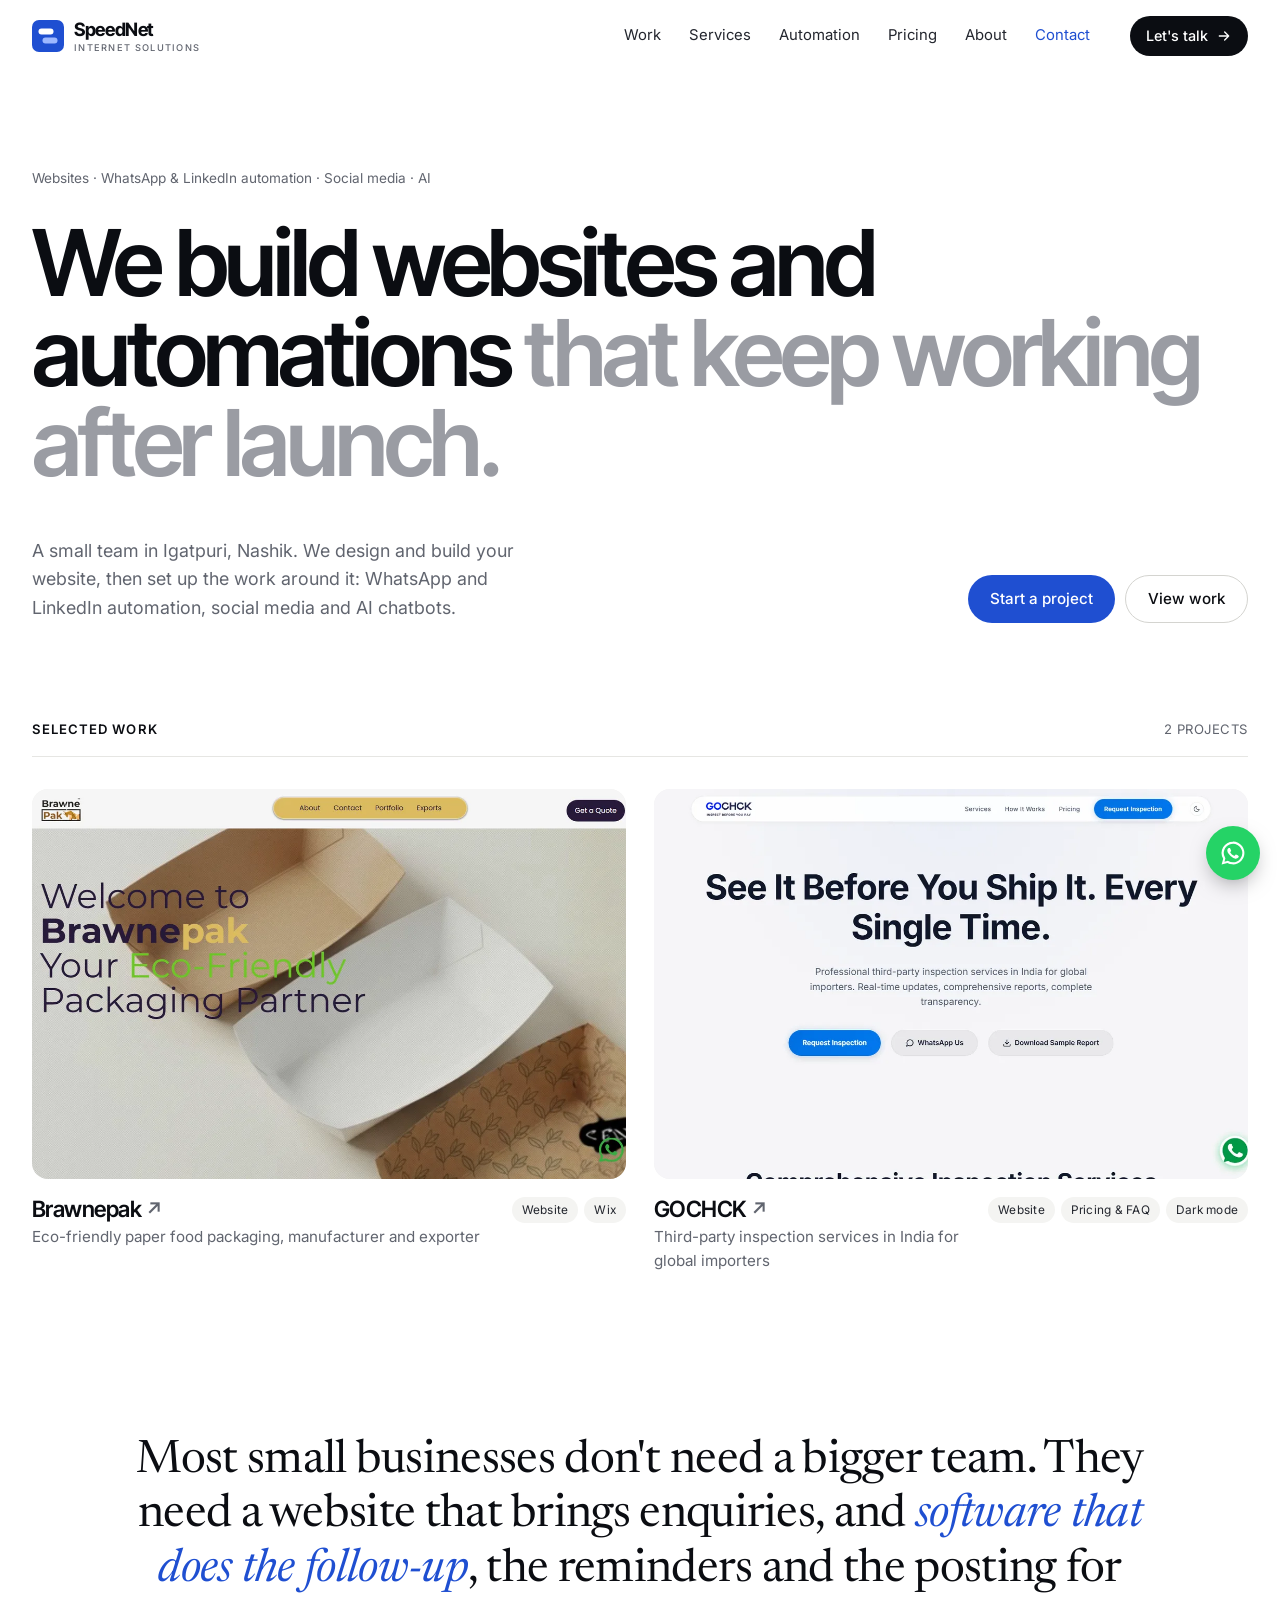
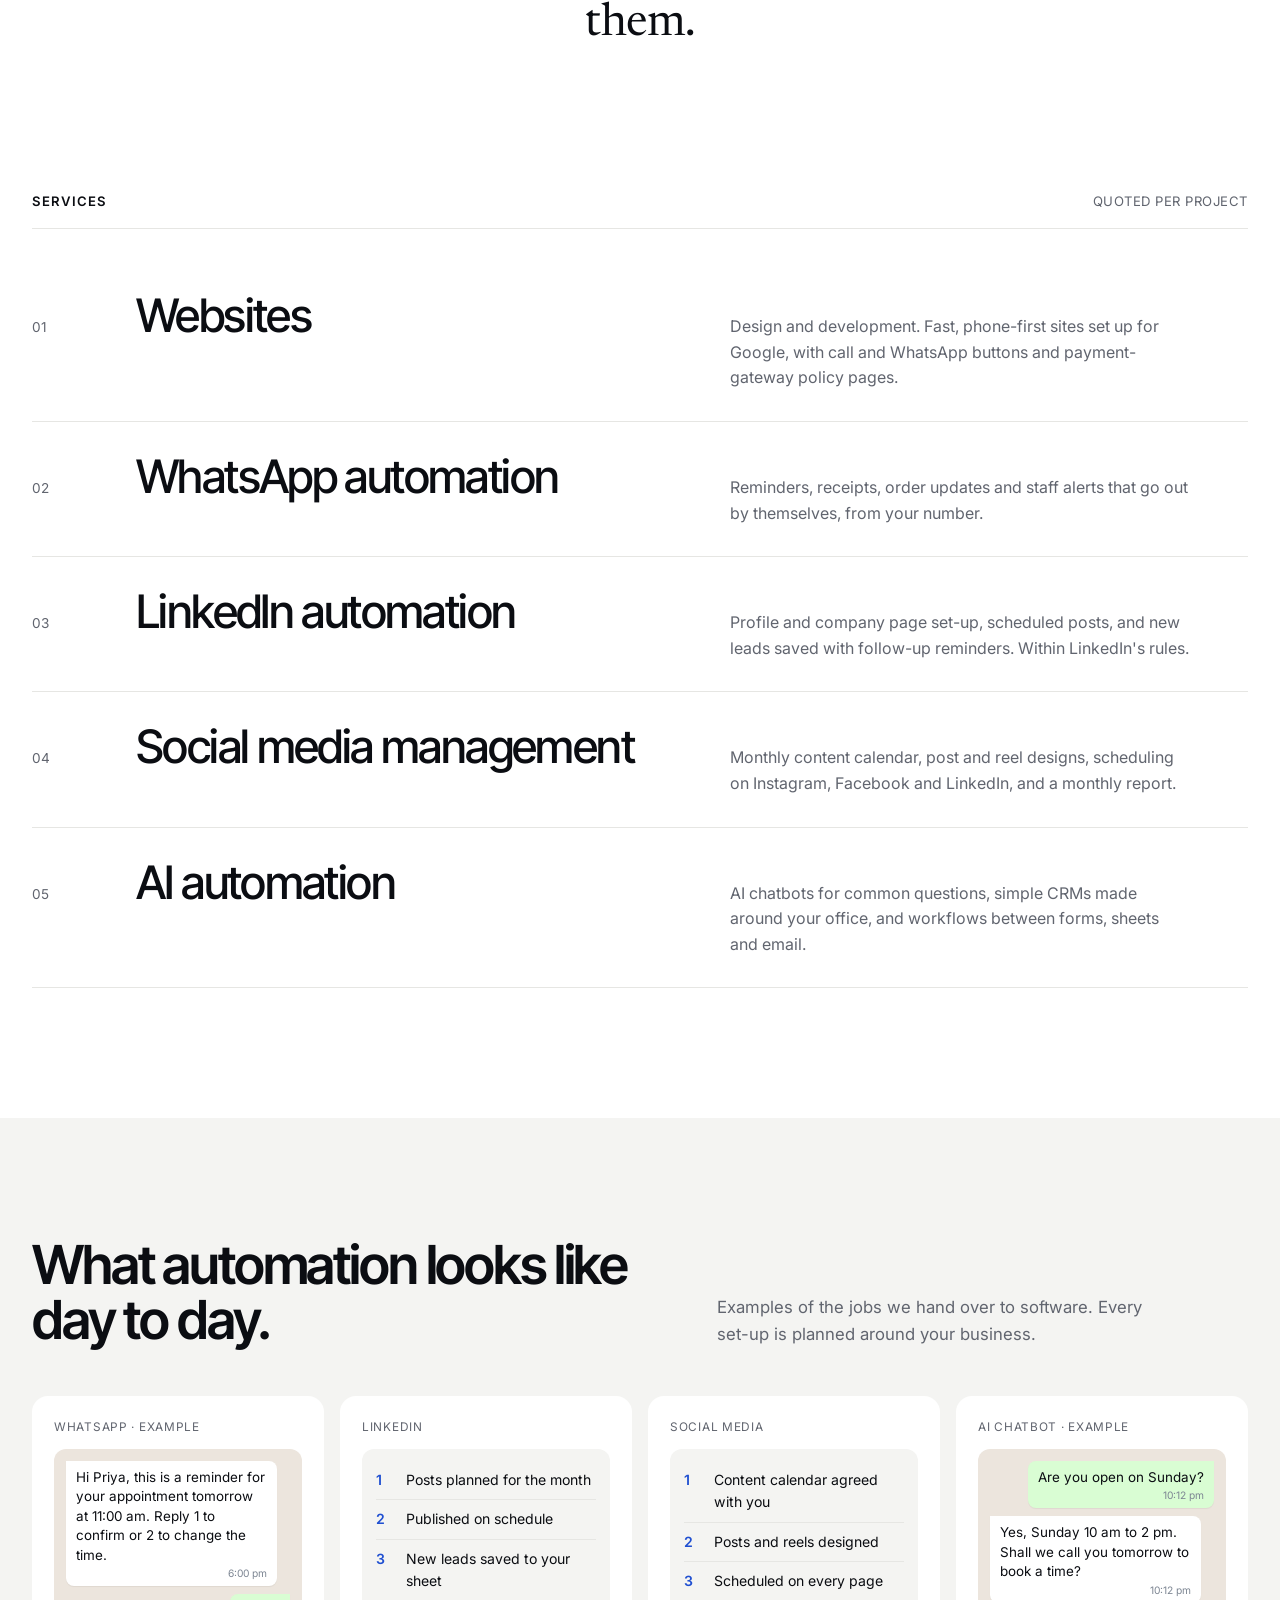
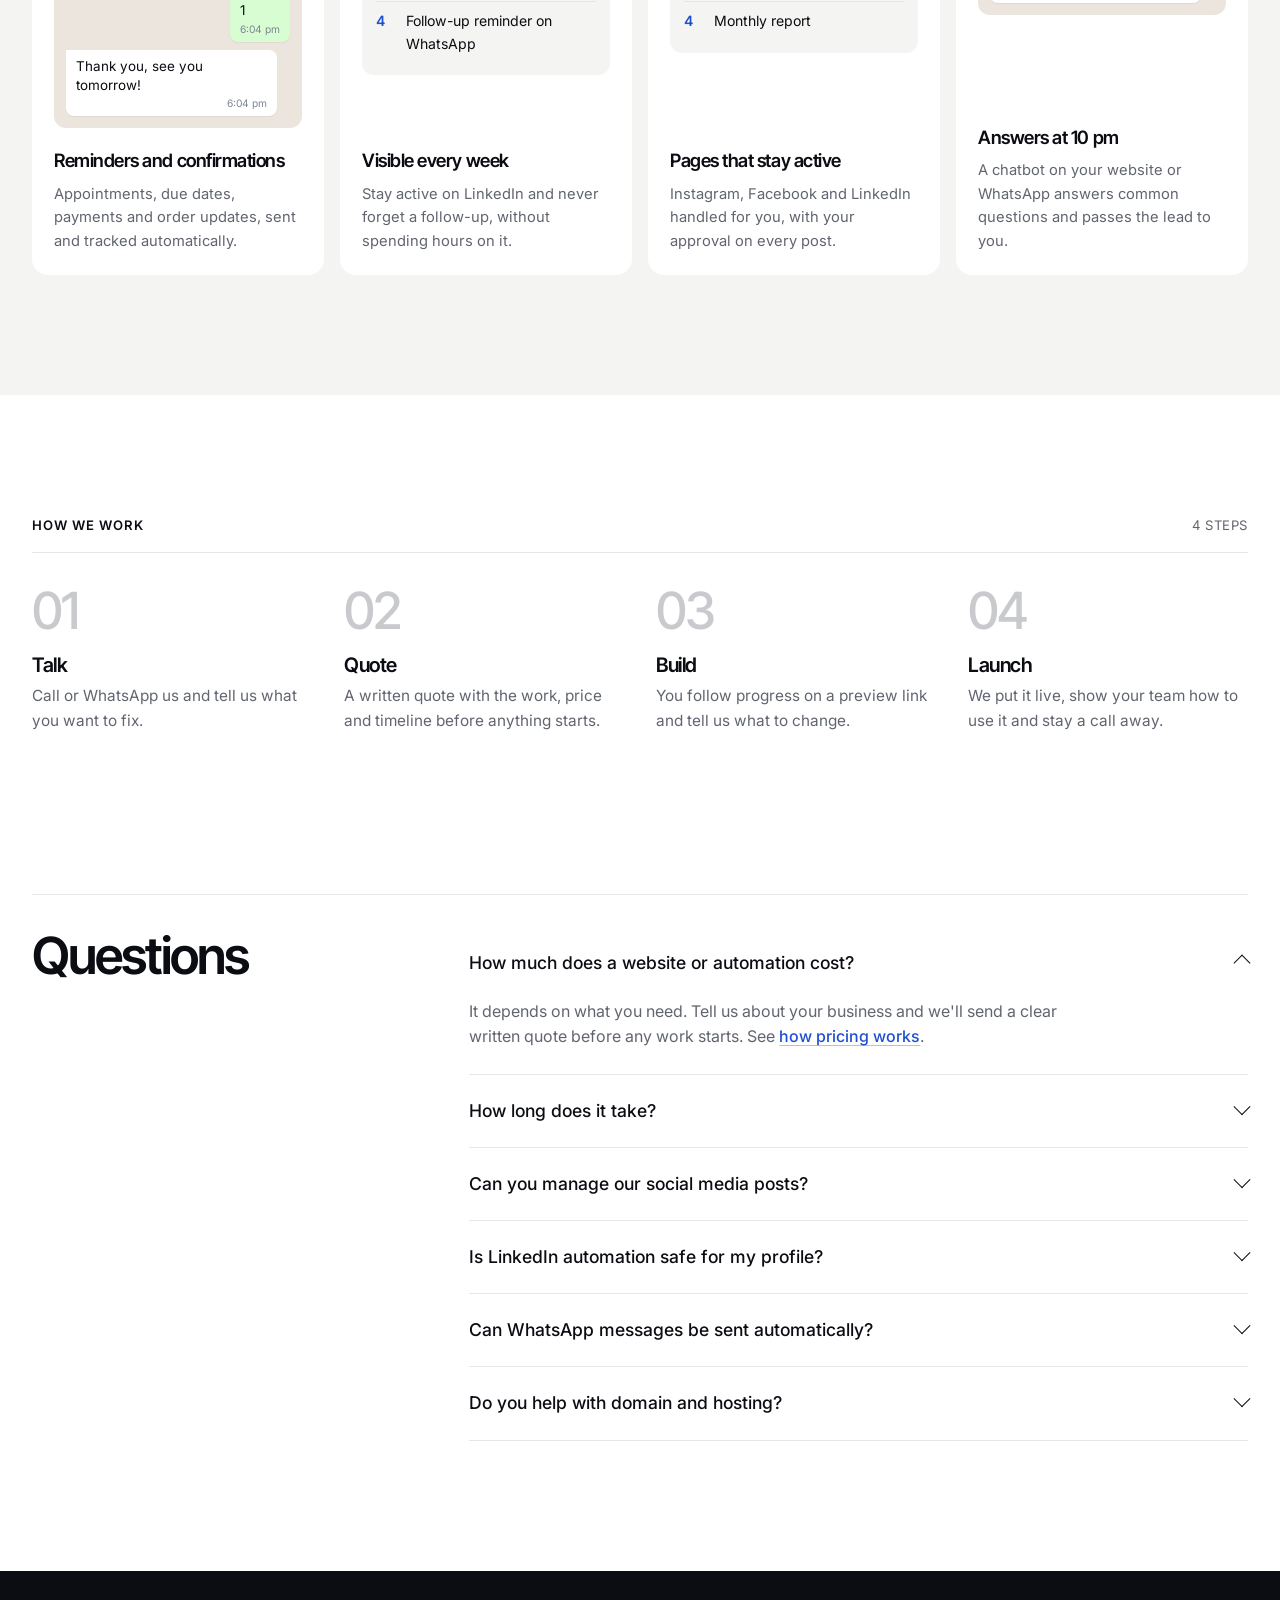
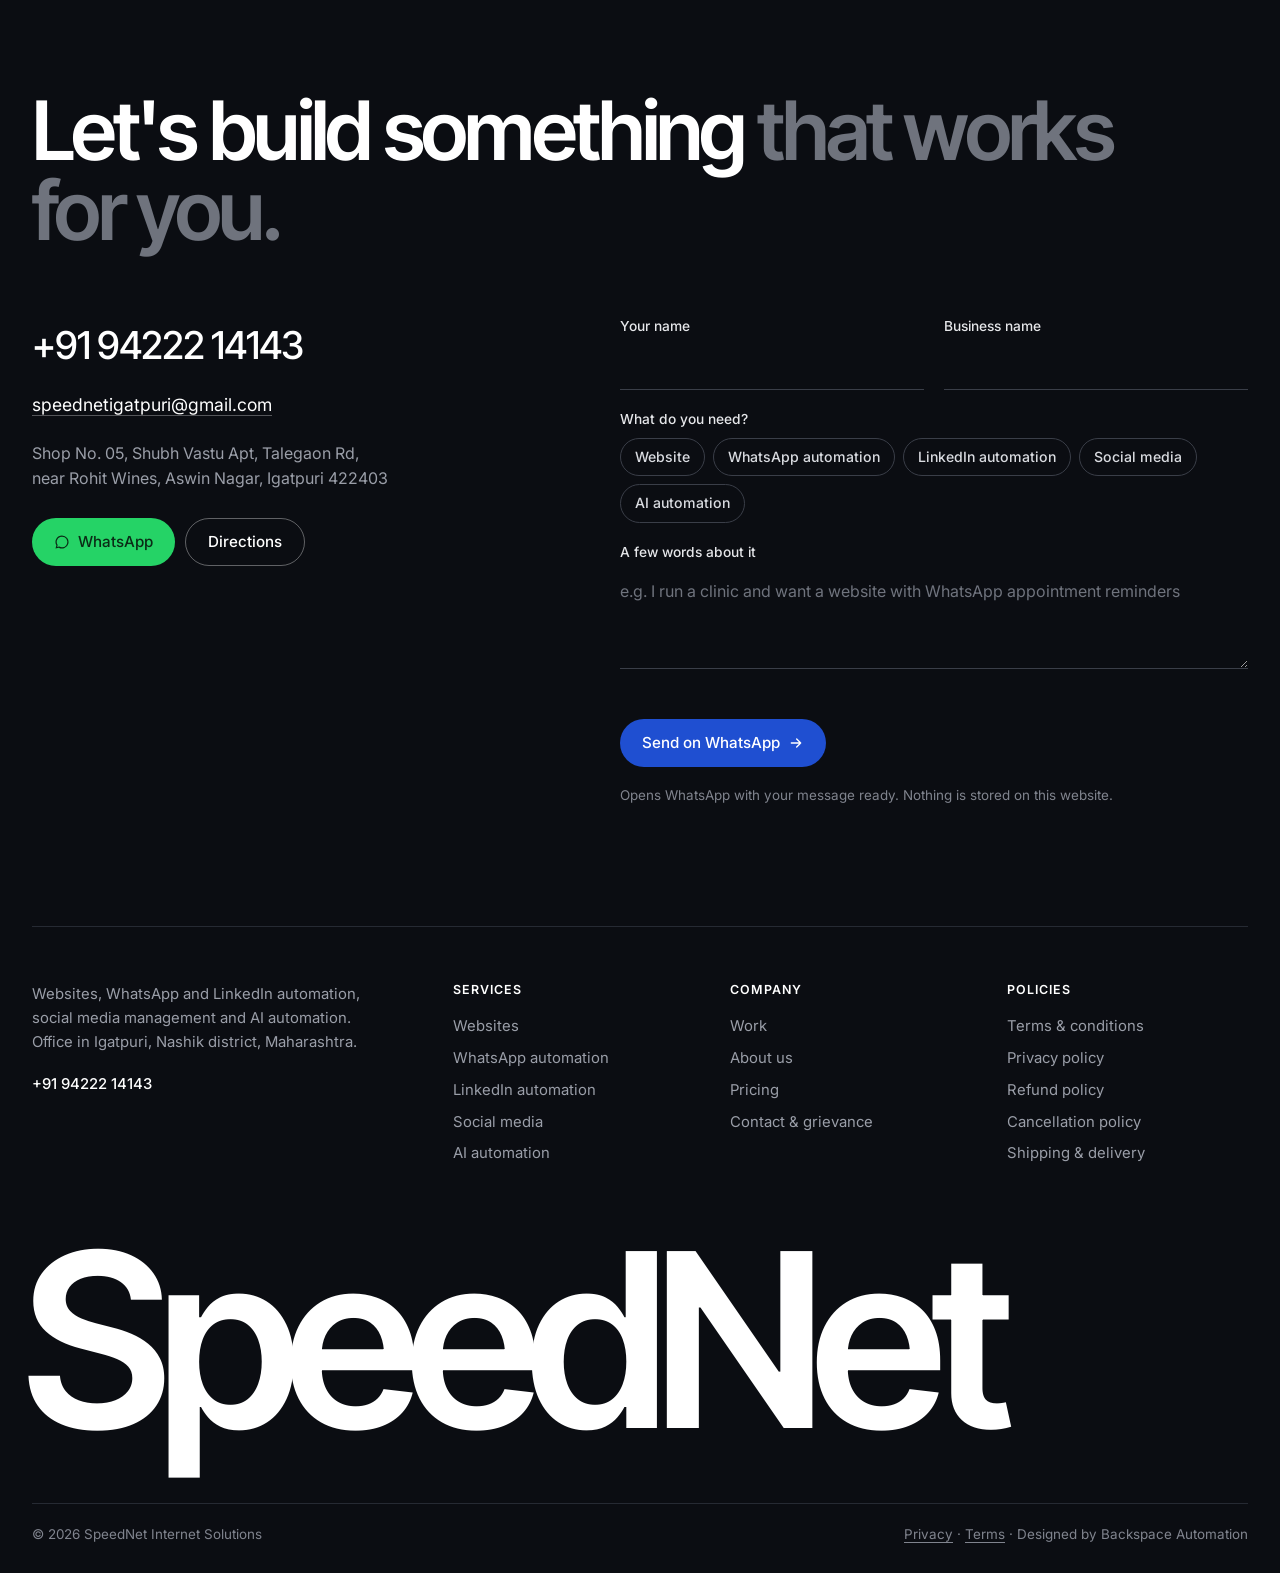
<file: index.html>
<!doctype html>
<html lang="en-IN">
<head>
  <meta charset="utf-8" />
  <meta name="viewport" content="width=device-width, initial-scale=1" />
  <title>Websites, WhatsApp &amp; LinkedIn Automation, Social Media | SpeedNet, Igatpuri</title>
  <meta name="description" content="Website design and development, WhatsApp automation, LinkedIn automation, social media management and AI automation from SpeedNet Internet Solutions, Igatpuri, Nashik. Call or WhatsApp +91 94222 14143." />
  <link rel="canonical" href="https://speednetonline.in/" />
  <meta name="robots" content="index, follow, max-image-preview:large" />
  <meta name="theme-color" content="#ffffff" />
  <link rel="preconnect" href="https://fonts.googleapis.com" />
  <link rel="preconnect" href="https://fonts.gstatic.com" crossorigin />
  <link href="https://fonts.googleapis.com/css2?family=Inter+Tight:wght@500;600;700&family=Inter:wght@400;500;600&family=Newsreader:ital,opsz,wght@0,6..72,400;1,6..72,400&display=swap" rel="stylesheet" />
  <link rel="preload" as="image" href="/img/brawnepak-website.webp" fetchpriority="high" />
  <link rel="stylesheet" href="/styles.css?v=9" />
  <link rel="icon" type="image/svg+xml" href="/brand/icon.svg" />
  <link rel="apple-touch-icon" href="/brand/png/apple-touch-icon.png" />
  <meta property="og:type" content="website" />
  <meta property="og:locale" content="en_IN" />
  <meta property="og:site_name" content="SpeedNet Internet Solutions" />
  <meta property="og:title" content="SpeedNet · Websites, automation and social media for growing businesses" />
  <meta property="og:description" content="Websites, WhatsApp and LinkedIn automation, social media management and AI automation. Call or WhatsApp +91 94222 14143." />
  <meta property="og:url" content="https://speednetonline.in/" />
  <meta property="og:image" content="https://speednetonline.in/brand/png/share.png" />
  <meta property="og:image:width" content="1200" />
  <meta property="og:image:height" content="630" />
  <meta name="twitter:card" content="summary_large_image" />
  <script type="application/ld+json">
  {
    "@context": "https://schema.org",
    "@graph": [
      {
        "@type": "ProfessionalService",
        "@id": "https://speednetonline.in/#business",
        "name": "SpeedNet Internet Solutions",
        "alternateName": "SpeedNet",
        "description": "Website design and development, WhatsApp automation, LinkedIn automation, social media management and AI automation (chatbots, CRM, workflows) for businesses.",
        "url": "https://speednetonline.in/",
        "telephone": "+91-9422214143",
        "email": "speednetigatpuri@gmail.com",
        "address": {
          "@type": "PostalAddress",
          "streetAddress": "Shop No. 05, Shubh Vastu Apt, Talegaon Rd, near Rohit Wines, Aswin Nagar",
          "addressLocality": "Igatpuri",
          "addressRegion": "Maharashtra",
          "postalCode": "422403",
          "addressCountry": "IN"
        },
        "geo": { "@type": "GeoCoordinates", "latitude": 19.6910288, "longitude": 73.5510327 },
        "areaServed": "IN",
        "knowsAbout": ["Website design", "Website development", "WhatsApp automation", "LinkedIn automation", "Social media management", "AI automation", "CRM software", "Chatbots"]
      },
      {
        "@type": "FAQPage",
        "mainEntity": [
          { "@type": "Question", "name": "How much does a website or automation cost?", "acceptedAnswer": { "@type": "Answer", "text": "It depends on how many pages and features you need. Tell us about your business on WhatsApp and we'll send a clear quote before any work starts." } },
          { "@type": "Question", "name": "How long does it take?", "acceptedAnswer": { "@type": "Answer", "text": "It depends on the size of the project. You get a timeline together with the quote, and you can follow progress on a preview link while we build." } },
          { "@type": "Question", "name": "Can WhatsApp messages be sent automatically?", "acceptedAnswer": { "@type": "Answer", "text": "Yes. Reminders, receipts, order updates and alerts can go out automatically. We explain the options (WhatsApp Business API or a WhatsApp Web sender) and their limits before we set anything up." } },
          { "@type": "Question", "name": "I already have a website. Can you just add automation?", "acceptedAnswer": { "@type": "Answer", "text": "Yes. We can connect your existing website forms, Google Sheets, email or billing to WhatsApp and a CRM without rebuilding the website." } },
          { "@type": "Question", "name": "Do you help with domain and hosting?", "acceptedAnswer": { "@type": "Answer", "text": "Yes. We help you buy and set up the domain and hosting, and we connect Google Search Console and your Google Business Profile." } }
        ]
      }
    ]
  }
  </script>
</head>
<body>
  <a class="skip" href="#main">Skip to content</a>

  <header class="nav" id="nav">
    <div class="wrap nav__inner">
      <a href="/" class="brand" aria-label="SpeedNet Internet Solutions home">
        <svg class="brand__mark" viewBox="0 0 64 64" aria-hidden="true"><rect width="64" height="64" rx="14" fill="#1f4fd1" stroke="none"/><rect x="13" y="17" width="30" height="12" rx="6" fill="#fff" stroke="none"/><rect x="21" y="35" width="30" height="12" rx="6" fill="#9db8ff" stroke="none"/></svg>
        <span class="brand__name">SpeedNet<small>Internet Solutions</small></span>
      </a>
      <nav class="nav__links" id="navLinks" aria-label="Main">
        <a href="#work">Work</a>
        <a href="#services">Services</a>
        <a href="#automation">Automation</a>
        <a href="/pricing/">Pricing</a>
        <a href="/about/">About</a>
        <a href="#contact">Contact</a>
        <a href="https://wa.me/919422214143?text=Hi%20SpeedNet%2C%20I%20want%20to%20discuss%20a%20project." class="btn btn--dark nav__mobile-cta" target="_blank" rel="noopener">WhatsApp us</a>
      </nav>
      <div class="nav__right">
        <a href="#contact" class="btn btn--dark btn--sm">Let's talk <svg viewBox="0 0 24 24" aria-hidden="true"><path d="M5 12h14M13 6l6 6-6 6"/></svg></a>
        <button class="burger" id="burger" aria-label="Menu" aria-expanded="false" aria-controls="navLinks"><span></span><span></span></button>
      </div>
    </div>
  </header>

  <main id="main">
    <!-- HERO -->
    <section class="hero">
      <div class="wrap">
        <p class="hero__eyebrow">Websites · WhatsApp &amp; LinkedIn automation · Social media · AI</p>
        <h1 class="hero__title">We build websites and automations <span>that keep working after launch.</span></h1>
        <div class="hero__row">
          <p class="hero__sub">A small team in Igatpuri, Nashik. We design and build your website, then set up the work around it: WhatsApp and LinkedIn automation, social media and AI chatbots.</p>
          <div class="hero__cta">
            <a href="#contact" class="btn btn--blue">Start a project</a>
            <a href="#work" class="btn btn--ghost">View work</a>
          </div>
        </div>
      </div>
    </section>

    <!-- WORK -->
    <section class="work" id="work" aria-labelledby="workTitle">
      <div class="wrap">
        <div class="bar"><h2 id="workTitle">Selected work</h2><span>2 projects</span></div>
        <div class="work__grid">
          <a class="tile" href="https://www.brawnepak.com/" target="_blank" rel="noopener">
            <div class="tile__img"><img src="/img/brawnepak-website.webp" width="1200" height="750" fetchpriority="high" alt="Brawnepak website home page" /></div>
            <div class="tile__meta">
              <h3>Brawnepak <span aria-hidden="true">↗</span></h3>
              <p>Eco-friendly paper food packaging, manufacturer and exporter</p>
              <ul class="tags"><li>Website</li><li>Wix</li></ul>
            </div>
          </a>
          <a class="tile" href="https://gochck.com/" target="_blank" rel="noopener">
            <div class="tile__img"><img src="/img/gochck-website.webp" width="1200" height="750" alt="GOCHCK website home page" /></div>
            <div class="tile__meta">
              <h3>GOCHCK <span aria-hidden="true">↗</span></h3>
              <p>Third-party inspection services in India for global importers</p>
              <ul class="tags"><li>Website</li><li>Pricing &amp; FAQ</li><li>Dark mode</li></ul>
            </div>
          </a>
        </div>
      </div>
    </section>

    <!-- STATEMENT -->
    <section class="statement">
      <div class="wrap">
        <p>Most small businesses don't need a bigger team. They need a website that brings enquiries, and <em>software that does the follow-up</em>, the reminders and the posting for them.</p>
      </div>
    </section>

    <!-- SERVICES -->
    <section class="services" id="services" aria-labelledby="servicesTitle">
      <div class="wrap">
        <div class="bar"><h2 id="servicesTitle">Services</h2><span>Quoted per project</span></div>
        <ol class="svc-list">
          <li>
            <span class="svc-list__n">01</span>
            <h3>Websites</h3>
            <p>Design and development. Fast, phone-first sites set up for Google, with call and WhatsApp buttons and payment-gateway policy pages.</p>
          </li>
          <li>
            <span class="svc-list__n">02</span>
            <h3>WhatsApp automation</h3>
            <p>Reminders, receipts, order updates and staff alerts that go out by themselves, from your number.</p>
          </li>
          <li>
            <span class="svc-list__n">03</span>
            <h3>LinkedIn automation</h3>
            <p>Profile and company page set-up, scheduled posts, and new leads saved with follow-up reminders. Within LinkedIn's rules.</p>
          </li>
          <li>
            <span class="svc-list__n">04</span>
            <h3>Social media management</h3>
            <p>Monthly content calendar, post and reel designs, scheduling on Instagram, Facebook and LinkedIn, and a monthly report.</p>
          </li>
          <li>
            <span class="svc-list__n">05</span>
            <h3>AI automation</h3>
            <p>AI chatbots for common questions, simple CRMs made around your office, and workflows between forms, sheets and email.</p>
          </li>
        </ol>
      </div>
    </section>

    <!-- AUTOMATION -->
    <section class="auto" id="automation" aria-labelledby="autoTitle">
      <div class="wrap">
        <div class="auto__head">
          <h2 id="autoTitle">What automation looks like day to day.</h2>
          <p>Examples of the jobs we hand over to software. Every set-up is planned around your business.</p>
        </div>
        <div class="auto__grid">
          <article class="card card--chat">
            <p class="card__label">WhatsApp · Example</p>
            <div class="chat">
              <p class="msg">Hi Priya, this is a reminder for your appointment tomorrow at 11:00 am. Reply 1 to confirm or 2 to change the time.<small>6:00 pm</small></p>
              <p class="msg msg--out">1<small>6:04 pm</small></p>
              <p class="msg">Thank you, see you tomorrow!<small>6:04 pm</small></p>
            </div>
            <h3>Reminders and confirmations</h3>
            <p>Appointments, due dates, payments and order updates, sent and tracked automatically.</p>
          </article>
          <article class="card">
            <p class="card__label">LinkedIn</p>
            <ol class="steps-sm"><li>Posts planned for the month</li><li>Published on schedule</li><li>New leads saved to your sheet</li><li>Follow-up reminder on WhatsApp</li></ol>
            <h3>Visible every week</h3>
            <p>Stay active on LinkedIn and never forget a follow-up, without spending hours on it.</p>
          </article>
          <article class="card">
            <p class="card__label">Social media</p>
            <ol class="steps-sm"><li>Content calendar agreed with you</li><li>Posts and reels designed</li><li>Scheduled on every page</li><li>Monthly report</li></ol>
            <h3>Pages that stay active</h3>
            <p>Instagram, Facebook and LinkedIn handled for you, with your approval on every post.</p>
          </article>
          <article class="card card--chat">
            <p class="card__label">AI chatbot · Example</p>
            <div class="chat">
              <p class="msg msg--out">Are you open on Sunday?<small>10:12 pm</small></p>
              <p class="msg">Yes, Sunday 10 am to 2 pm. Shall we call you tomorrow to book a time?<small>10:12 pm</small></p>
            </div>
            <h3>Answers at 10 pm</h3>
            <p>A chatbot on your website or WhatsApp answers common questions and passes the lead to you.</p>
          </article>
        </div>
      </div>
    </section>

    <!-- PROCESS -->
    <section class="process" aria-labelledby="processTitle">
      <div class="wrap">
        <div class="bar"><h2 id="processTitle">How we work</h2><span>4 steps</span></div>
        <ol class="steps">
          <li><h3>Talk</h3><p>Call or WhatsApp us and tell us what you want to fix.</p></li>
          <li><h3>Quote</h3><p>A written quote with the work, price and timeline before anything starts.</p></li>
          <li><h3>Build</h3><p>You follow progress on a preview link and tell us what to change.</p></li>
          <li><h3>Launch</h3><p>We put it live, show your team how to use it and stay a call away.</p></li>
        </ol>
      </div>
    </section>

    <!-- FAQ -->
    <section class="faq-sec" id="help" aria-labelledby="faqTitle">
      <div class="wrap faq-sec__grid">
        <h2 id="faqTitle">Questions</h2>
        <div class="faq">
          <details open><summary>How much does a website or automation cost?</summary><p>It depends on what you need. Tell us about your business and we'll send a clear written quote before any work starts. See <a class="link" href="/pricing/">how pricing works</a>.</p></details>
          <details><summary>How long does it take?</summary><p>It depends on the size of the project. You get a timeline with the quote, and you can follow progress on a preview link while we build.</p></details>
          <details><summary>Can you manage our social media posts?</summary><p>Yes. We plan a monthly content calendar with you, design the posts, schedule them on Instagram, Facebook and LinkedIn, and send a short monthly report.</p></details>
          <details><summary>Is LinkedIn automation safe for my profile?</summary><p>We only use methods that follow LinkedIn's rules, such as scheduled posts and saving leads to your sheet or CRM with reminders. No fake accounts or bulk messaging bots.</p></details>
          <details><summary>Can WhatsApp messages be sent automatically?</summary><p>Yes. We explain the options (WhatsApp Business API or a WhatsApp Web sender) and their limits before we set anything up.</p></details>
          <details><summary>Do you help with domain and hosting?</summary><p>Yes. We help you buy and set up the domain and hosting, and connect Google Search Console and your Google Business Profile.</p></details>
        </div>
      </div>
    </section>

    <!-- CONTACT -->
    <section class="contact-sec" id="contact" aria-labelledby="contactTitle">
      <div class="wrap">
        <h2 class="contact-sec__title" id="contactTitle">Let's build something <span>that works for you.</span></h2>
        <div class="contact">
          <div class="contact__info">
            <a class="contact__big" href="tel:+919422214143">+91 94222 14143</a>
            <a class="contact__mail" href="mailto:speednetigatpuri@gmail.com">speednetigatpuri@gmail.com</a>
            <address>Shop No. 05, Shubh Vastu Apt, Talegaon Rd,<br />near Rohit Wines, Aswin Nagar, Igatpuri 422403</address>
            <div class="contact__actions">
              <a href="https://wa.me/919422214143?text=Hi%20SpeedNet%2C%20I%20want%20to%20discuss%20a%20project." class="btn btn--wa" target="_blank" rel="noopener"><svg viewBox="0 0 32 32" aria-hidden="true"><path fill="currentColor" stroke="none" d="M16 3a13 13 0 0 0-11.2 19.6L3 29l6.6-1.7A13 13 0 1 0 16 3zm0 23.6a10.6 10.6 0 0 1-5.4-1.5l-.4-.2-3.9 1 1-3.8-.2-.4A10.6 10.6 0 1 1 16 26.6z"/></svg>WhatsApp</a>
              <a href="https://www.google.com/maps/dir/?api=1&amp;destination=19.6910288,73.5510327" class="btn btn--line-white" target="_blank" rel="noopener">Directions</a>
            </div>
          </div>

          <form class="brief" id="brief" novalidate>
            <div class="field-row">
              <div class="field"><label for="fName">Your name</label><input id="fName" name="name" autocomplete="name" required /></div>
              <div class="field"><label for="fBiz">Business name</label><input id="fBiz" name="business" autocomplete="organization" /></div>
            </div>
            <fieldset class="field">
              <legend>What do you need?</legend>
              <div class="picks">
                <label><input type="checkbox" name="need" value="Website" /><span>Website</span></label>
                <label><input type="checkbox" name="need" value="WhatsApp automation" /><span>WhatsApp automation</span></label>
                <label><input type="checkbox" name="need" value="LinkedIn automation" /><span>LinkedIn automation</span></label>
                <label><input type="checkbox" name="need" value="Social media management" /><span>Social media</span></label>
                <label><input type="checkbox" name="need" value="AI automation" /><span>AI automation</span></label>
              </div>
            </fieldset>
            <div class="field"><label for="fMsg">A few words about it</label><textarea id="fMsg" name="message" placeholder="e.g. I run a clinic and want a website with WhatsApp appointment reminders"></textarea></div>
            <p class="brief__err" id="briefErr" role="alert"></p>
            <button type="submit" class="btn btn--blue">Send on WhatsApp <svg viewBox="0 0 24 24" aria-hidden="true"><path d="M5 12h14M13 6l6 6-6 6"/></svg></button>
            <p class="brief__note">Opens WhatsApp with your message ready. Nothing is stored on this website.</p>
          </form>
        </div>
      </div>
    </section>
  </main>

  <footer class="footer">
    <div class="wrap">
      <div class="footer__top">
        <div class="footer__col footer__about">
          <p>Websites, WhatsApp and LinkedIn automation, social media management and AI automation. Office in Igatpuri, Nashik district, Maharashtra.</p>
          <a class="footer__phone" href="tel:+919422214143">+91 94222 14143</a>
        </div>
        <div class="footer__col"><h4>Services</h4><a href="/#services">Websites</a><a href="/#automation">WhatsApp automation</a><a href="/#automation">LinkedIn automation</a><a href="/#automation">Social media</a><a href="/#automation">AI automation</a></div>
        <div class="footer__col"><h4>Company</h4><a href="/#work">Work</a><a href="/about/">About us</a><a href="/pricing/">Pricing</a><a href="/contact/">Contact &amp; grievance</a></div>
        <div class="footer__col"><h4>Policies</h4><a href="/terms/">Terms &amp; conditions</a><a href="/privacy-policy/">Privacy policy</a><a href="/refund-policy/">Refund policy</a><a href="/cancellation-policy/">Cancellation policy</a><a href="/shipping-delivery-policy/">Shipping &amp; delivery</a></div>
      </div>
      <p class="footer__word" aria-hidden="true">SpeedNet</p>
      <div class="footer__bottom">
        <span>© <span id="yr">2026</span> SpeedNet Internet Solutions</span>
        <span><a href="/privacy-policy/">Privacy</a> · <a href="/terms/">Terms</a> · Designed by Backspace Automation</span>
      </div>
    </div>
  </footer>

  <a class="wa-float" href="https://wa.me/919422214143?text=Hi%20SpeedNet%2C%20I%20want%20to%20discuss%20a%20project." target="_blank" rel="noopener" aria-label="Chat with SpeedNet on WhatsApp">
    <svg viewBox="0 0 32 32" aria-hidden="true"><path fill="currentColor" stroke="none" d="M16 3a13 13 0 0 0-11.2 19.6L3 29l6.6-1.7A13 13 0 1 0 16 3zm0 23.6a10.6 10.6 0 0 1-5.4-1.5l-.4-.2-3.9 1 1-3.8-.2-.4A10.6 10.6 0 1 1 16 26.6zm5.8-7.9c-.3-.2-1.9-.9-2.2-1-.3-.1-.5-.2-.7.2l-1 1.2c-.2.2-.4.2-.7.1a8.7 8.7 0 0 1-4.3-3.8c-.3-.6.3-.5.9-1.7.1-.2 0-.4 0-.5l-1-2.4c-.3-.6-.5-.5-.7-.5h-.6a1.2 1.2 0 0 0-.9.4 3.6 3.6 0 0 0-1.1 2.7 6.3 6.3 0 0 0 1.3 3.3 14.4 14.4 0 0 0 5.5 4.9c2 .9 2.8 1 3.9.8a3.3 3.3 0 0 0 2.1-1.5 2.7 2.7 0 0 0 .2-1.5c-.1-.2-.3-.2-.6-.4z"/></svg>
  </a>

  <script src="/script.js?v=6"></script>
</body>
</html>
</file>
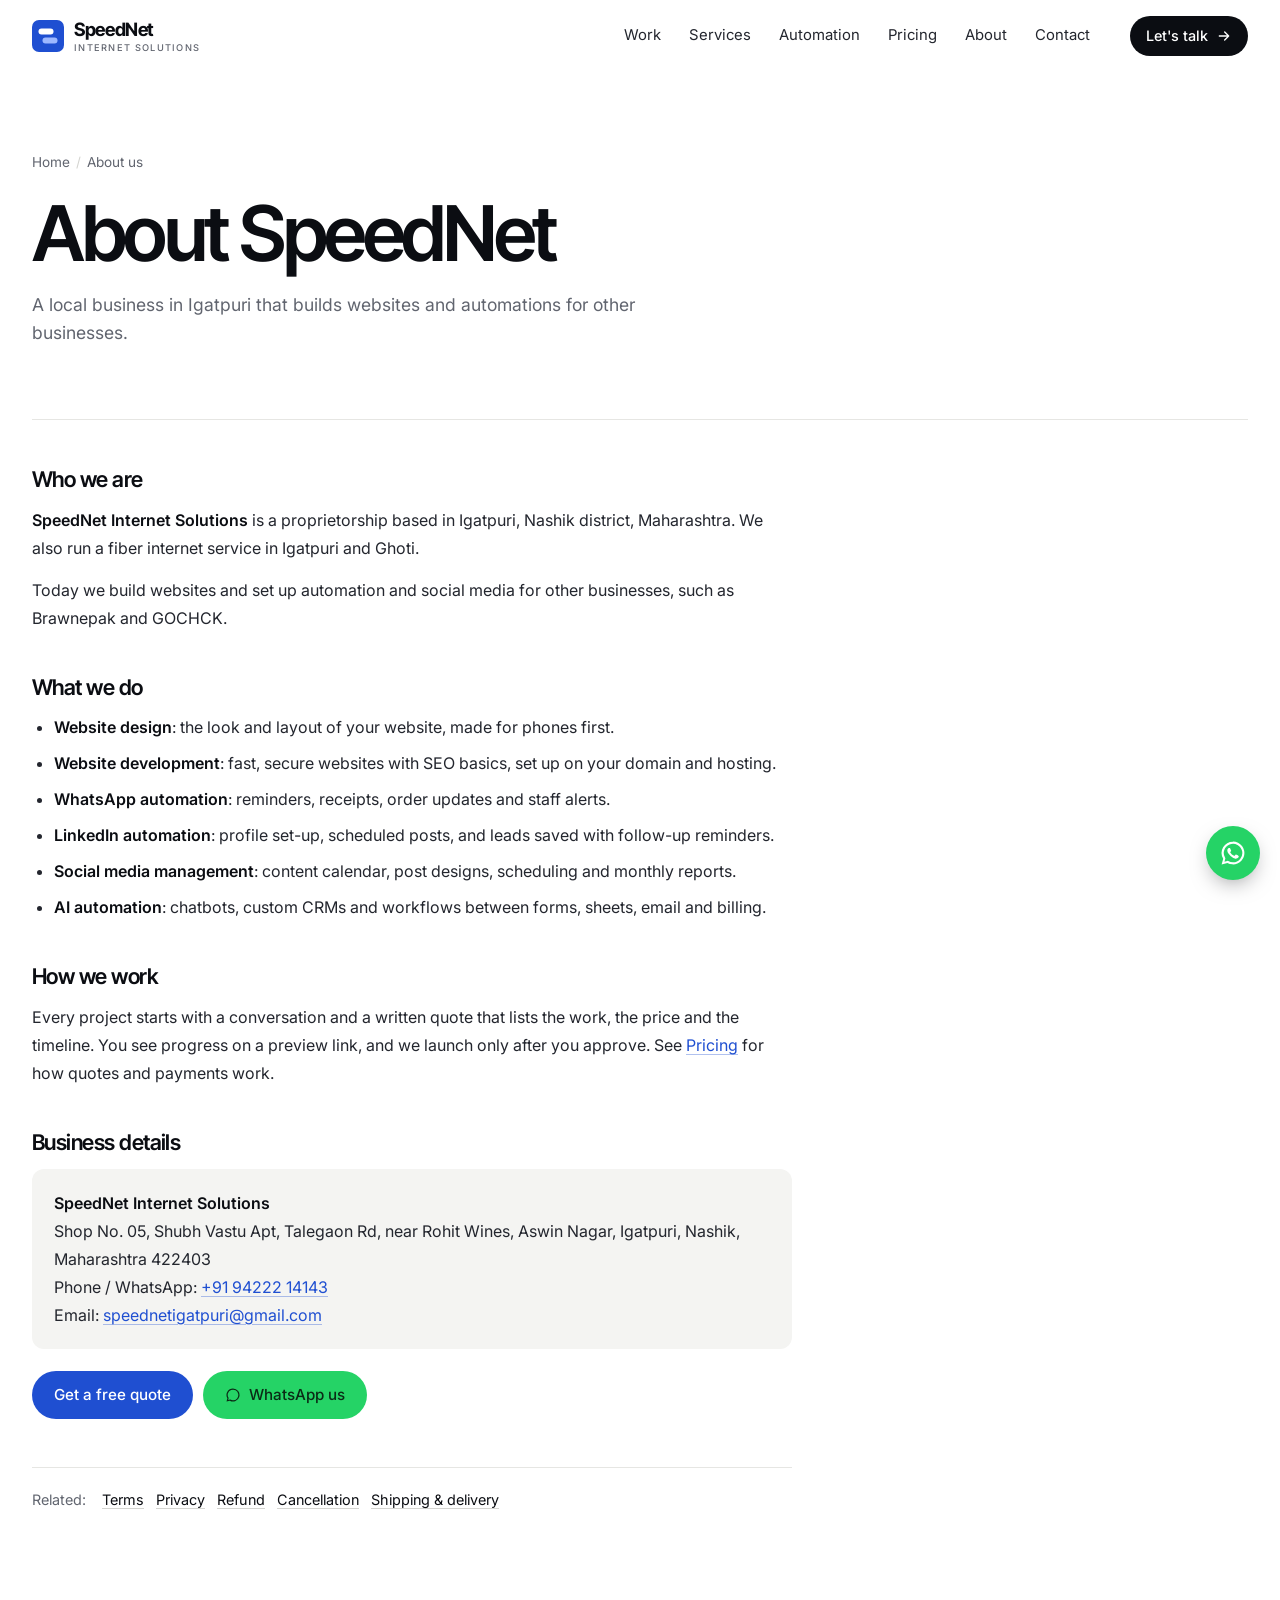
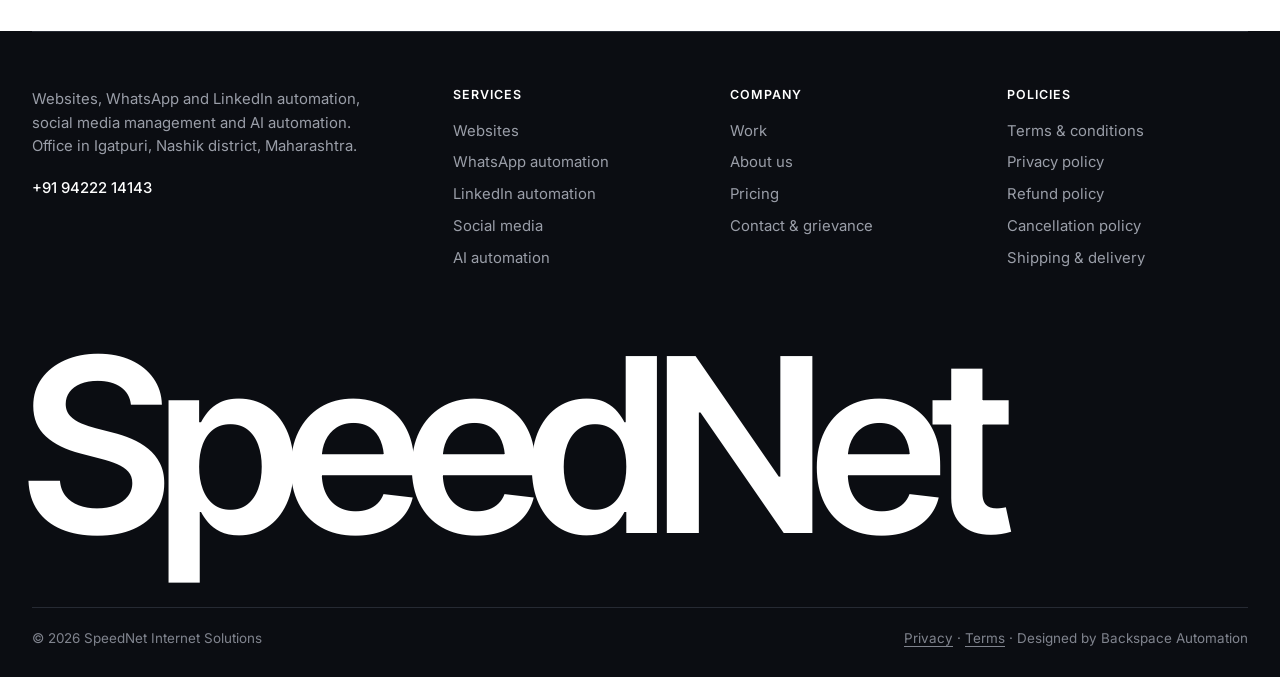
<file: about/index.html>
<!doctype html>
<html lang="en-IN">
<head>
  <meta charset="utf-8" />
  <meta name="viewport" content="width=device-width, initial-scale=1" />
  <title>About us | SpeedNet Internet Solutions</title>
  <meta name="description" content="SpeedNet Internet Solutions is a proprietorship in Igatpuri, Nashik offering websites, WhatsApp and LinkedIn automation, social media management and AI automation." />
  <link rel="canonical" href="https://speednetonline.in/about/" />
  <meta name="robots" content="index, follow" />
  <meta name="theme-color" content="#ffffff" />
  <link rel="preconnect" href="https://fonts.googleapis.com" />
  <link rel="preconnect" href="https://fonts.gstatic.com" crossorigin />
  <link href="https://fonts.googleapis.com/css2?family=Inter+Tight:wght@500;600;700&family=Inter:wght@400;500;600&family=Newsreader:ital,opsz,wght@0,6..72,400;1,6..72,400&display=swap" rel="stylesheet" />
  <link rel="stylesheet" href="/styles.css?v=9" />
  <link rel="icon" type="image/svg+xml" href="/brand/icon.svg" />
  <link rel="apple-touch-icon" href="/brand/png/apple-touch-icon.png" />
  <meta property="og:type" content="website" />
  <meta property="og:site_name" content="SpeedNet Internet Solutions" />
  <meta property="og:title" content="About us | SpeedNet Internet Solutions" />
  <meta property="og:description" content="SpeedNet Internet Solutions is a proprietorship in Igatpuri, Nashik offering websites, WhatsApp and LinkedIn automation, social media management and AI automation." />
  <meta property="og:url" content="https://speednetonline.in/about/" />
  <meta property="og:image" content="https://speednetonline.in/brand/png/share.png" />
  <script type="application/ld+json">
  {"@context":"https://schema.org","@type":"BreadcrumbList","itemListElement":[{"@type":"ListItem","position":1,"name":"Home","item":"https://speednetonline.in/"},{"@type":"ListItem","position":2,"name":"About us","item":"https://speednetonline.in/about/"}]}
  </script>
</head>
<body>
  <a class="skip" href="#main">Skip to content</a>

  <header class="nav" id="nav">
    <div class="wrap nav__inner">
      <a href="/" class="brand" aria-label="SpeedNet Internet Solutions home">
        <svg class="brand__mark" viewBox="0 0 64 64" aria-hidden="true"><rect width="64" height="64" rx="14" fill="#1f4fd1" stroke="none"/><rect x="13" y="17" width="30" height="12" rx="6" fill="#fff" stroke="none"/><rect x="21" y="35" width="30" height="12" rx="6" fill="#9db8ff" stroke="none"/></svg>
        <span class="brand__name">SpeedNet<small>Internet Solutions</small></span>
      </a>
      <nav class="nav__links" id="navLinks" aria-label="Main">
        <a href="/#work">Work</a>
        <a href="/#services">Services</a>
        <a href="/#automation">Automation</a>
        <a href="/pricing/">Pricing</a>
        <a href="/about/">About</a>
        <a href="/#contact">Contact</a>
        <a href="https://wa.me/919422214143?text=Hi%20SpeedNet%2C%20I%20want%20to%20discuss%20a%20project." class="btn btn--dark nav__mobile-cta" target="_blank" rel="noopener">WhatsApp us</a>
      </nav>
      <div class="nav__right">
        <a href="/#contact" class="btn btn--dark btn--sm">Let's talk <svg viewBox="0 0 24 24" aria-hidden="true"><path d="M5 12h14M13 6l6 6-6 6"/></svg></a>
        <button class="burger" id="burger" aria-label="Menu" aria-expanded="false" aria-controls="navLinks"><span></span><span></span></button>
      </div>
    </div>
  </header>

  <main id="main">
    <section class="page-hero">
      <div class="wrap">
        <ol class="crumbs"><li><a href="/">Home</a></li><li aria-current="page">About us</li></ol>
        <h1>About SpeedNet</h1>
        <p>A local business in Igatpuri that builds websites and automations for other businesses.</p>
        
      </div>
    </section>
    <section class="page">
      <div class="wrap">
      <div class="legal">
        <div class="legal__body">
          
          <h2>Who we are</h2>
          <p><strong>SpeedNet Internet Solutions</strong> is a proprietorship based in Igatpuri, Nashik district, Maharashtra. We also run a fiber internet service in Igatpuri and Ghoti.</p>
          <p>Today we build websites and set up automation and social media for other businesses, such as Brawnepak and GOCHCK.</p>
          <h2>What we do</h2>
          <ul>
            <li><strong>Website design</strong>: the look and layout of your website, made for phones first.</li>
            <li><strong>Website development</strong>: fast, secure websites with SEO basics, set up on your domain and hosting.</li>
            <li><strong>WhatsApp automation</strong>: reminders, receipts, order updates and staff alerts.</li>
            <li><strong>LinkedIn automation</strong>: profile set-up, scheduled posts, and leads saved with follow-up reminders.</li>
            <li><strong>Social media management</strong>: content calendar, post designs, scheduling and monthly reports.</li>
            <li><strong>AI automation</strong>: chatbots, custom CRMs and workflows between forms, sheets, email and billing.</li>
          </ul>
          <h2>How we work</h2>
          <p>Every project starts with a conversation and a written quote that lists the work, the price and the timeline. You see progress on a preview link, and we launch only after you approve. See <a href="/pricing/">Pricing</a> for how quotes and payments work.</p>
          <h2>Business details</h2>
          <div class="legal__contact">
            <p><strong>SpeedNet Internet Solutions</strong><br />Shop No. 05, Shubh Vastu Apt, Talegaon Rd, near Rohit Wines, Aswin Nagar, Igatpuri, Nashik, Maharashtra 422403<br />Phone / WhatsApp: <a href="tel:+919422214143">+91 94222 14143</a><br />Email: <a href="mailto:speednetigatpuri@gmail.com">speednetigatpuri@gmail.com</a></p>
          </div>
          <div class="legal__cta"><a href="/#contact" class="btn btn--blue">Get a free quote</a><a href="https://wa.me/919422214143" class="btn btn--wa" target="_blank" rel="noopener"><svg viewBox="0 0 32 32" aria-hidden="true"><path fill="currentColor" stroke="none" d="M16 3a13 13 0 0 0-11.2 19.6L3 29l6.6-1.7A13 13 0 1 0 16 3zm0 23.6a10.6 10.6 0 0 1-5.4-1.5l-.4-.2-3.9 1 1-3.8-.2-.4A10.6 10.6 0 1 1 16 26.6z"/></svg>WhatsApp us</a></div>

        </div>
        <p class="related">Related: <a href="/terms/">Terms</a><a href="/privacy-policy/">Privacy</a><a href="/refund-policy/">Refund</a><a href="/cancellation-policy/">Cancellation</a><a href="/shipping-delivery-policy/">Shipping &amp; delivery</a></p>
      </div>
      </div>
    </section>
  </main>

  <footer class="footer">
    <div class="wrap">
      <div class="footer__top">
        <div class="footer__col footer__about">
          <p>Websites, WhatsApp and LinkedIn automation, social media management and AI automation. Office in Igatpuri, Nashik district, Maharashtra.</p>
          <a class="footer__phone" href="tel:+919422214143">+91 94222 14143</a>
        </div>
        <div class="footer__col"><h4>Services</h4><a href="/#services">Websites</a><a href="/#automation">WhatsApp automation</a><a href="/#automation">LinkedIn automation</a><a href="/#automation">Social media</a><a href="/#automation">AI automation</a></div>
        <div class="footer__col"><h4>Company</h4><a href="/#work">Work</a><a href="/about/">About us</a><a href="/pricing/">Pricing</a><a href="/contact/">Contact &amp; grievance</a></div>
        <div class="footer__col"><h4>Policies</h4><a href="/terms/">Terms &amp; conditions</a><a href="/privacy-policy/">Privacy policy</a><a href="/refund-policy/">Refund policy</a><a href="/cancellation-policy/">Cancellation policy</a><a href="/shipping-delivery-policy/">Shipping &amp; delivery</a></div>
      </div>
      <p class="footer__word" aria-hidden="true">SpeedNet</p>
      <div class="footer__bottom">
        <span>© <span id="yr">2026</span> SpeedNet Internet Solutions</span>
        <span><a href="/privacy-policy/">Privacy</a> · <a href="/terms/">Terms</a> · Designed by Backspace Automation</span>
      </div>
    </div>
  </footer>

  <a class="wa-float" href="https://wa.me/919422214143?text=Hi%20SpeedNet%2C%20I%20want%20to%20discuss%20a%20project." target="_blank" rel="noopener" aria-label="Chat with SpeedNet on WhatsApp">
    <svg viewBox="0 0 32 32" aria-hidden="true"><path fill="currentColor" stroke="none" d="M16 3a13 13 0 0 0-11.2 19.6L3 29l6.6-1.7A13 13 0 1 0 16 3zm0 23.6a10.6 10.6 0 0 1-5.4-1.5l-.4-.2-3.9 1 1-3.8-.2-.4A10.6 10.6 0 1 1 16 26.6zm5.8-7.9c-.3-.2-1.9-.9-2.2-1-.3-.1-.5-.2-.7.2l-1 1.2c-.2.2-.4.2-.7.1a8.7 8.7 0 0 1-4.3-3.8c-.3-.6.3-.5.9-1.7.1-.2 0-.4 0-.5l-1-2.4c-.3-.6-.5-.5-.7-.5h-.6a1.2 1.2 0 0 0-.9.4 3.6 3.6 0 0 0-1.1 2.7 6.3 6.3 0 0 0 1.3 3.3 14.4 14.4 0 0 0 5.5 4.9c2 .9 2.8 1 3.9.8a3.3 3.3 0 0 0 2.1-1.5 2.7 2.7 0 0 0 .2-1.5c-.1-.2-.3-.2-.6-.4z"/></svg>
  </a>

  <script src="/script.js?v=6"></script>
</body>
</html>
</file>
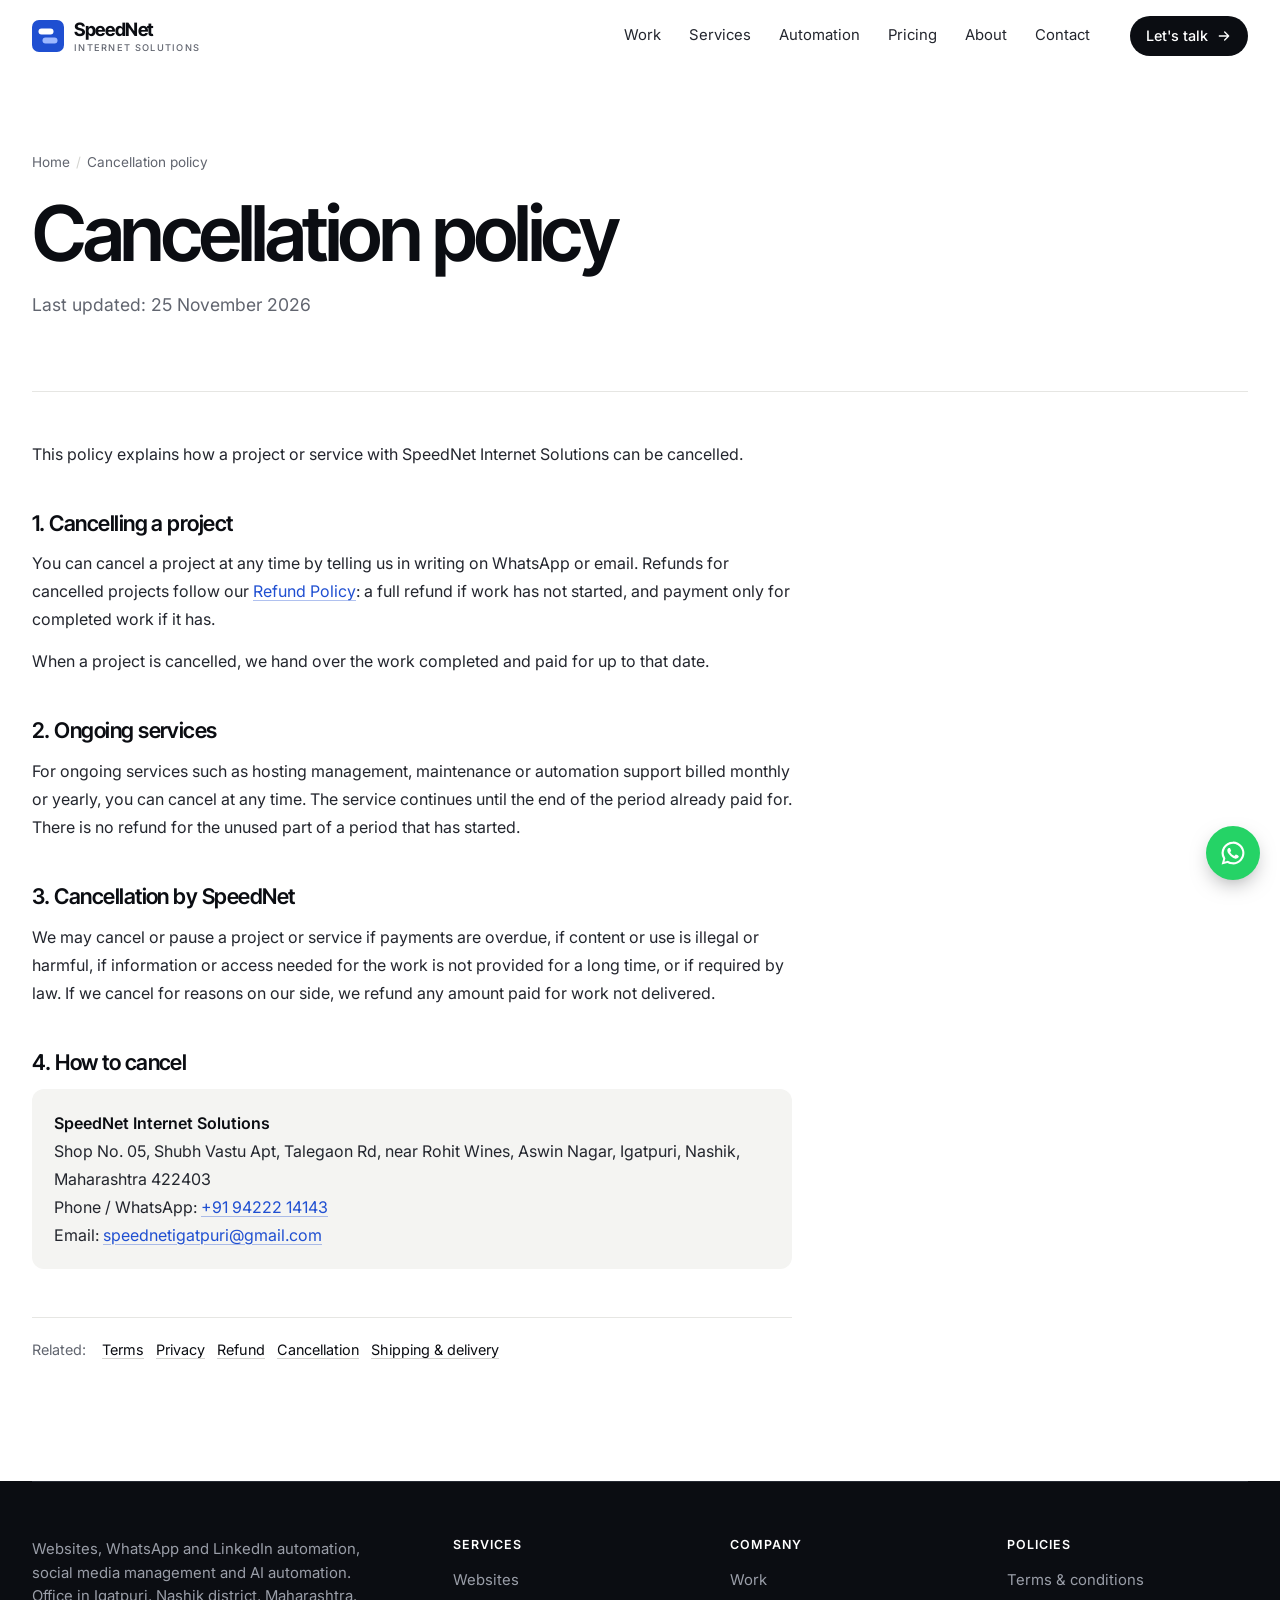
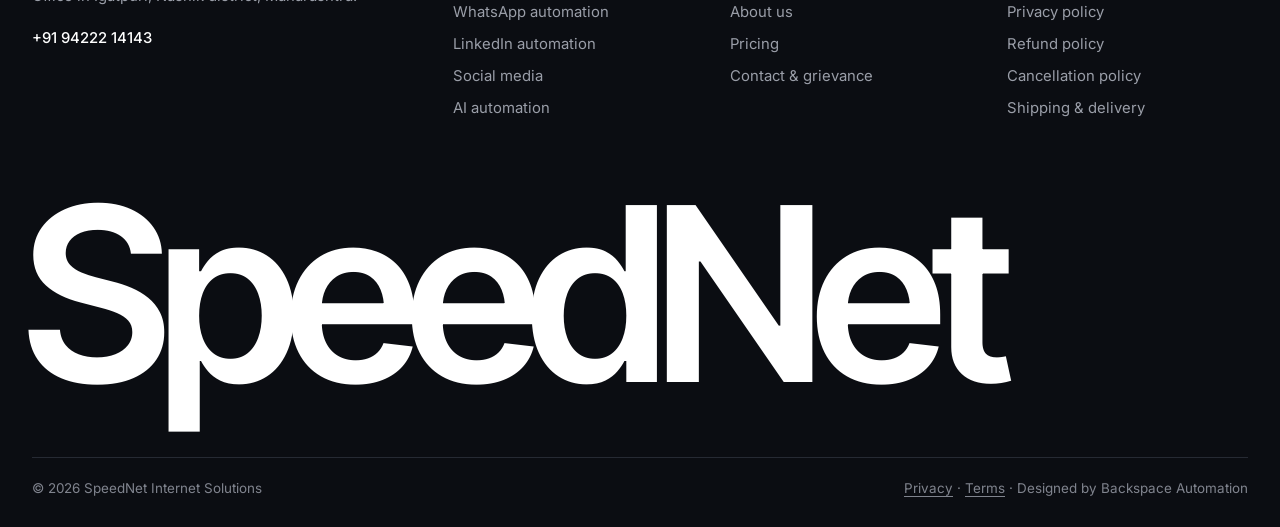
<file: cancellation-policy/index.html>
<!doctype html>
<html lang="en-IN">
<head>
  <meta charset="utf-8" />
  <meta name="viewport" content="width=device-width, initial-scale=1" />
  <title>Cancellation policy | SpeedNet Internet Solutions</title>
  <meta name="description" content="Cancellation policy for website design, development, automation and CRM projects with SpeedNet Internet Solutions." />
  <link rel="canonical" href="https://speednetonline.in/cancellation-policy/" />
  <meta name="robots" content="index, follow" />
  <meta name="theme-color" content="#ffffff" />
  <link rel="preconnect" href="https://fonts.googleapis.com" />
  <link rel="preconnect" href="https://fonts.gstatic.com" crossorigin />
  <link href="https://fonts.googleapis.com/css2?family=Inter+Tight:wght@500;600;700&family=Inter:wght@400;500;600&family=Newsreader:ital,opsz,wght@0,6..72,400;1,6..72,400&display=swap" rel="stylesheet" />
  <link rel="stylesheet" href="/styles.css?v=9" />
  <link rel="icon" type="image/svg+xml" href="/brand/icon.svg" />
  <link rel="apple-touch-icon" href="/brand/png/apple-touch-icon.png" />
  <meta property="og:type" content="website" />
  <meta property="og:site_name" content="SpeedNet Internet Solutions" />
  <meta property="og:title" content="Cancellation policy | SpeedNet Internet Solutions" />
  <meta property="og:description" content="Cancellation policy for website design, development, automation and CRM projects with SpeedNet Internet Solutions." />
  <meta property="og:url" content="https://speednetonline.in/cancellation-policy/" />
  <meta property="og:image" content="https://speednetonline.in/brand/png/share.png" />
  <script type="application/ld+json">
  {"@context":"https://schema.org","@type":"BreadcrumbList","itemListElement":[{"@type":"ListItem","position":1,"name":"Home","item":"https://speednetonline.in/"},{"@type":"ListItem","position":2,"name":"Cancellation policy","item":"https://speednetonline.in/cancellation-policy/"}]}
  </script>
</head>
<body>
  <a class="skip" href="#main">Skip to content</a>

  <header class="nav" id="nav">
    <div class="wrap nav__inner">
      <a href="/" class="brand" aria-label="SpeedNet Internet Solutions home">
        <svg class="brand__mark" viewBox="0 0 64 64" aria-hidden="true"><rect width="64" height="64" rx="14" fill="#1f4fd1" stroke="none"/><rect x="13" y="17" width="30" height="12" rx="6" fill="#fff" stroke="none"/><rect x="21" y="35" width="30" height="12" rx="6" fill="#9db8ff" stroke="none"/></svg>
        <span class="brand__name">SpeedNet<small>Internet Solutions</small></span>
      </a>
      <nav class="nav__links" id="navLinks" aria-label="Main">
        <a href="/#work">Work</a>
        <a href="/#services">Services</a>
        <a href="/#automation">Automation</a>
        <a href="/pricing/">Pricing</a>
        <a href="/about/">About</a>
        <a href="/#contact">Contact</a>
        <a href="https://wa.me/919422214143?text=Hi%20SpeedNet%2C%20I%20want%20to%20discuss%20a%20project." class="btn btn--dark nav__mobile-cta" target="_blank" rel="noopener">WhatsApp us</a>
      </nav>
      <div class="nav__right">
        <a href="/#contact" class="btn btn--dark btn--sm">Let's talk <svg viewBox="0 0 24 24" aria-hidden="true"><path d="M5 12h14M13 6l6 6-6 6"/></svg></a>
        <button class="burger" id="burger" aria-label="Menu" aria-expanded="false" aria-controls="navLinks"><span></span><span></span></button>
      </div>
    </div>
  </header>

  <main id="main">
    <section class="page-hero">
      <div class="wrap">
        <ol class="crumbs"><li><a href="/">Home</a></li><li aria-current="page">Cancellation policy</li></ol>
        <h1>Cancellation policy</h1>
        
        <p class="legal__updated">Last updated: 25 November 2026</p>
      </div>
    </section>
    <section class="page">
      <div class="wrap">
      <div class="legal">
        <div class="legal__body">
          
          <p>This policy explains how a project or service with SpeedNet Internet Solutions can be cancelled.</p>
          <h2>1. Cancelling a project</h2>
          <p>You can cancel a project at any time by telling us in writing on WhatsApp or email. Refunds for cancelled projects follow our <a href="/refund-policy/">Refund Policy</a>: a full refund if work has not started, and payment only for completed work if it has.</p>
          <p>When a project is cancelled, we hand over the work completed and paid for up to that date.</p>
          <h2>2. Ongoing services</h2>
          <p>For ongoing services such as hosting management, maintenance or automation support billed monthly or yearly, you can cancel at any time. The service continues until the end of the period already paid for. There is no refund for the unused part of a period that has started.</p>
          <h2>3. Cancellation by SpeedNet</h2>
          <p>We may cancel or pause a project or service if payments are overdue, if content or use is illegal or harmful, if information or access needed for the work is not provided for a long time, or if required by law. If we cancel for reasons on our side, we refund any amount paid for work not delivered.</p>
          <h2>4. How to cancel</h2>
          <div class="legal__contact">
            <p><strong>SpeedNet Internet Solutions</strong><br />Shop No. 05, Shubh Vastu Apt, Talegaon Rd, near Rohit Wines, Aswin Nagar, Igatpuri, Nashik, Maharashtra 422403<br />Phone / WhatsApp: <a href="tel:+919422214143">+91 94222 14143</a><br />Email: <a href="mailto:speednetigatpuri@gmail.com">speednetigatpuri@gmail.com</a></p>
          </div>

        </div>
        <p class="related">Related: <a href="/terms/">Terms</a><a href="/privacy-policy/">Privacy</a><a href="/refund-policy/">Refund</a><a href="/cancellation-policy/">Cancellation</a><a href="/shipping-delivery-policy/">Shipping &amp; delivery</a></p>
      </div>
      </div>
    </section>
  </main>

  <footer class="footer">
    <div class="wrap">
      <div class="footer__top">
        <div class="footer__col footer__about">
          <p>Websites, WhatsApp and LinkedIn automation, social media management and AI automation. Office in Igatpuri, Nashik district, Maharashtra.</p>
          <a class="footer__phone" href="tel:+919422214143">+91 94222 14143</a>
        </div>
        <div class="footer__col"><h4>Services</h4><a href="/#services">Websites</a><a href="/#automation">WhatsApp automation</a><a href="/#automation">LinkedIn automation</a><a href="/#automation">Social media</a><a href="/#automation">AI automation</a></div>
        <div class="footer__col"><h4>Company</h4><a href="/#work">Work</a><a href="/about/">About us</a><a href="/pricing/">Pricing</a><a href="/contact/">Contact &amp; grievance</a></div>
        <div class="footer__col"><h4>Policies</h4><a href="/terms/">Terms &amp; conditions</a><a href="/privacy-policy/">Privacy policy</a><a href="/refund-policy/">Refund policy</a><a href="/cancellation-policy/">Cancellation policy</a><a href="/shipping-delivery-policy/">Shipping &amp; delivery</a></div>
      </div>
      <p class="footer__word" aria-hidden="true">SpeedNet</p>
      <div class="footer__bottom">
        <span>© <span id="yr">2026</span> SpeedNet Internet Solutions</span>
        <span><a href="/privacy-policy/">Privacy</a> · <a href="/terms/">Terms</a> · Designed by Backspace Automation</span>
      </div>
    </div>
  </footer>

  <a class="wa-float" href="https://wa.me/919422214143?text=Hi%20SpeedNet%2C%20I%20want%20to%20discuss%20a%20project." target="_blank" rel="noopener" aria-label="Chat with SpeedNet on WhatsApp">
    <svg viewBox="0 0 32 32" aria-hidden="true"><path fill="currentColor" stroke="none" d="M16 3a13 13 0 0 0-11.2 19.6L3 29l6.6-1.7A13 13 0 1 0 16 3zm0 23.6a10.6 10.6 0 0 1-5.4-1.5l-.4-.2-3.9 1 1-3.8-.2-.4A10.6 10.6 0 1 1 16 26.6zm5.8-7.9c-.3-.2-1.9-.9-2.2-1-.3-.1-.5-.2-.7.2l-1 1.2c-.2.2-.4.2-.7.1a8.7 8.7 0 0 1-4.3-3.8c-.3-.6.3-.5.9-1.7.1-.2 0-.4 0-.5l-1-2.4c-.3-.6-.5-.5-.7-.5h-.6a1.2 1.2 0 0 0-.9.4 3.6 3.6 0 0 0-1.1 2.7 6.3 6.3 0 0 0 1.3 3.3 14.4 14.4 0 0 0 5.5 4.9c2 .9 2.8 1 3.9.8a3.3 3.3 0 0 0 2.1-1.5 2.7 2.7 0 0 0 .2-1.5c-.1-.2-.3-.2-.6-.4z"/></svg>
  </a>

  <script src="/script.js?v=6"></script>
</body>
</html>
</file>
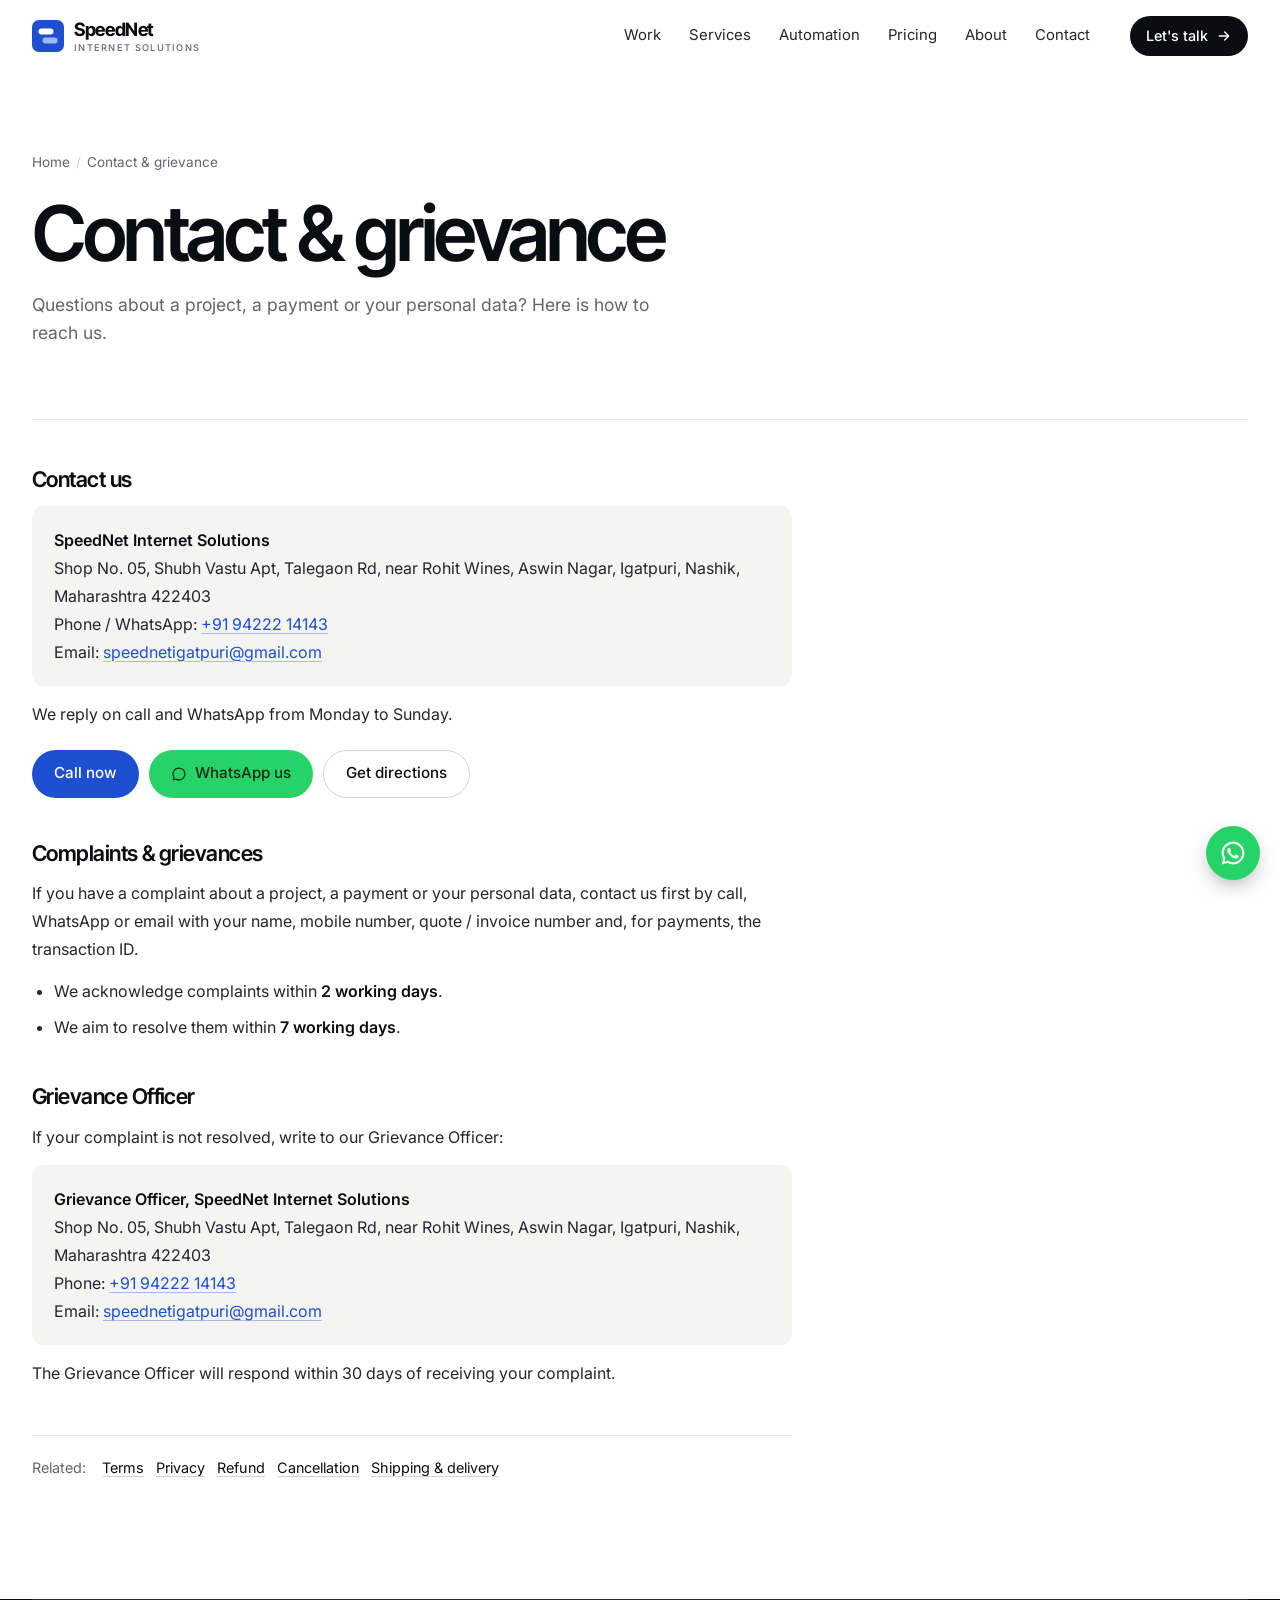
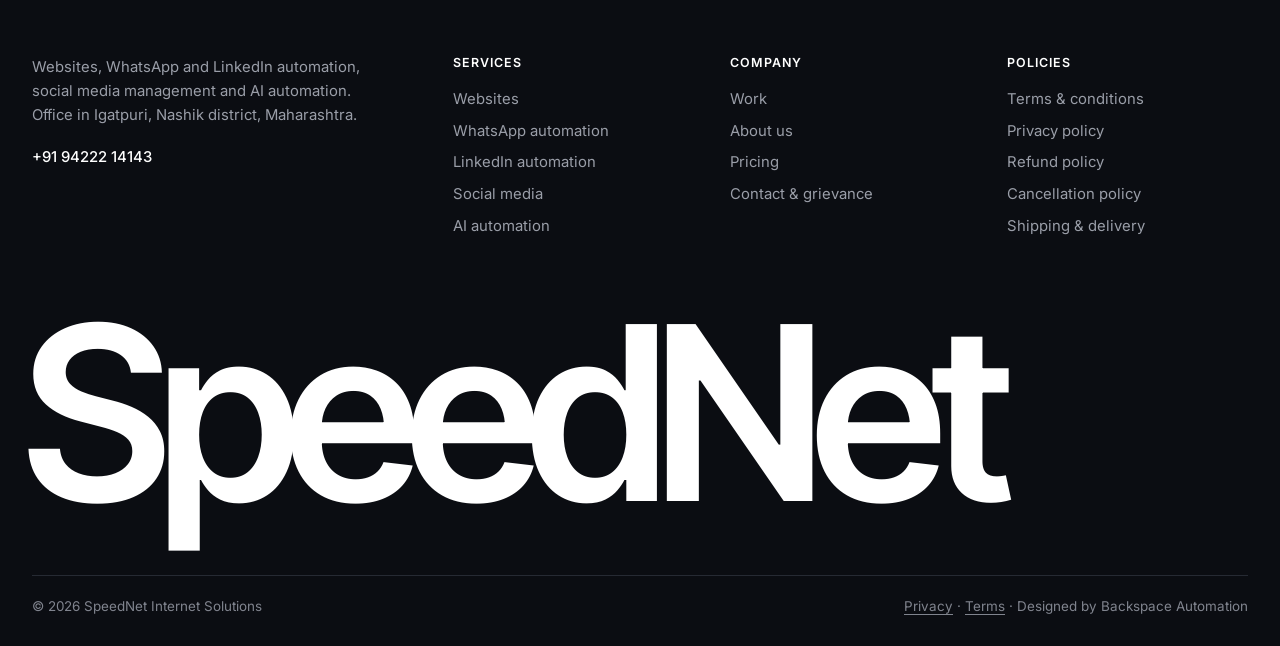
<file: contact/index.html>
<!doctype html>
<html lang="en-IN">
<head>
  <meta charset="utf-8" />
  <meta name="viewport" content="width=device-width, initial-scale=1" />
  <title>Contact & grievance | SpeedNet Internet Solutions</title>
  <meta name="description" content="Contact SpeedNet Internet Solutions in Igatpuri: phone, WhatsApp, email, office address and grievance officer." />
  <link rel="canonical" href="https://speednetonline.in/contact/" />
  <meta name="robots" content="index, follow" />
  <meta name="theme-color" content="#ffffff" />
  <link rel="preconnect" href="https://fonts.googleapis.com" />
  <link rel="preconnect" href="https://fonts.gstatic.com" crossorigin />
  <link href="https://fonts.googleapis.com/css2?family=Inter+Tight:wght@500;600;700&family=Inter:wght@400;500;600&family=Newsreader:ital,opsz,wght@0,6..72,400;1,6..72,400&display=swap" rel="stylesheet" />
  <link rel="stylesheet" href="/styles.css?v=9" />
  <link rel="icon" type="image/svg+xml" href="/brand/icon.svg" />
  <link rel="apple-touch-icon" href="/brand/png/apple-touch-icon.png" />
  <meta property="og:type" content="website" />
  <meta property="og:site_name" content="SpeedNet Internet Solutions" />
  <meta property="og:title" content="Contact & grievance | SpeedNet Internet Solutions" />
  <meta property="og:description" content="Contact SpeedNet Internet Solutions in Igatpuri: phone, WhatsApp, email, office address and grievance officer." />
  <meta property="og:url" content="https://speednetonline.in/contact/" />
  <meta property="og:image" content="https://speednetonline.in/brand/png/share.png" />
  <script type="application/ld+json">
  {"@context":"https://schema.org","@type":"BreadcrumbList","itemListElement":[{"@type":"ListItem","position":1,"name":"Home","item":"https://speednetonline.in/"},{"@type":"ListItem","position":2,"name":"Contact & grievance","item":"https://speednetonline.in/contact/"}]}
  </script>
</head>
<body>
  <a class="skip" href="#main">Skip to content</a>

  <header class="nav" id="nav">
    <div class="wrap nav__inner">
      <a href="/" class="brand" aria-label="SpeedNet Internet Solutions home">
        <svg class="brand__mark" viewBox="0 0 64 64" aria-hidden="true"><rect width="64" height="64" rx="14" fill="#1f4fd1" stroke="none"/><rect x="13" y="17" width="30" height="12" rx="6" fill="#fff" stroke="none"/><rect x="21" y="35" width="30" height="12" rx="6" fill="#9db8ff" stroke="none"/></svg>
        <span class="brand__name">SpeedNet<small>Internet Solutions</small></span>
      </a>
      <nav class="nav__links" id="navLinks" aria-label="Main">
        <a href="/#work">Work</a>
        <a href="/#services">Services</a>
        <a href="/#automation">Automation</a>
        <a href="/pricing/">Pricing</a>
        <a href="/about/">About</a>
        <a href="/#contact">Contact</a>
        <a href="https://wa.me/919422214143?text=Hi%20SpeedNet%2C%20I%20want%20to%20discuss%20a%20project." class="btn btn--dark nav__mobile-cta" target="_blank" rel="noopener">WhatsApp us</a>
      </nav>
      <div class="nav__right">
        <a href="/#contact" class="btn btn--dark btn--sm">Let's talk <svg viewBox="0 0 24 24" aria-hidden="true"><path d="M5 12h14M13 6l6 6-6 6"/></svg></a>
        <button class="burger" id="burger" aria-label="Menu" aria-expanded="false" aria-controls="navLinks"><span></span><span></span></button>
      </div>
    </div>
  </header>

  <main id="main">
    <section class="page-hero">
      <div class="wrap">
        <ol class="crumbs"><li><a href="/">Home</a></li><li aria-current="page">Contact & grievance</li></ol>
        <h1>Contact &amp; grievance</h1>
        <p>Questions about a project, a payment or your personal data? Here is how to reach us.</p>
        
      </div>
    </section>
    <section class="page">
      <div class="wrap">
      <div class="legal">
        <div class="legal__body">
          
          <h2>Contact us</h2>
          <div class="legal__contact">
            <p><strong>SpeedNet Internet Solutions</strong><br />Shop No. 05, Shubh Vastu Apt, Talegaon Rd, near Rohit Wines, Aswin Nagar, Igatpuri, Nashik, Maharashtra 422403<br />Phone / WhatsApp: <a href="tel:+919422214143">+91 94222 14143</a><br />Email: <a href="mailto:speednetigatpuri@gmail.com">speednetigatpuri@gmail.com</a></p>
          </div>
          <p>We reply on call and WhatsApp from Monday to Sunday.</p>
          <div class="legal__cta"><a href="tel:+919422214143" class="btn btn--blue">Call now</a><a href="https://wa.me/919422214143" class="btn btn--wa" target="_blank" rel="noopener"><svg viewBox="0 0 32 32" aria-hidden="true"><path fill="currentColor" stroke="none" d="M16 3a13 13 0 0 0-11.2 19.6L3 29l6.6-1.7A13 13 0 1 0 16 3zm0 23.6a10.6 10.6 0 0 1-5.4-1.5l-.4-.2-3.9 1 1-3.8-.2-.4A10.6 10.6 0 1 1 16 26.6z"/></svg>WhatsApp us</a><a href="https://www.google.com/maps/dir/?api=1&amp;destination=19.6910288,73.5510327" class="btn btn--ghost" target="_blank" rel="noopener">Get directions</a></div>
          <h2>Complaints &amp; grievances</h2>
          <p>If you have a complaint about a project, a payment or your personal data, contact us first by call, WhatsApp or email with your name, mobile number, quote / invoice number and, for payments, the transaction ID.</p>
          <ul>
            <li>We acknowledge complaints within <strong>2 working days</strong>.</li>
            <li>We aim to resolve them within <strong>7 working days</strong>.</li>
          </ul>
          <h2>Grievance Officer</h2>
          <p>If your complaint is not resolved, write to our Grievance Officer:</p>
          <div class="legal__contact"><p><strong>Grievance Officer, SpeedNet Internet Solutions</strong><br />Shop No. 05, Shubh Vastu Apt, Talegaon Rd, near Rohit Wines, Aswin Nagar, Igatpuri, Nashik, Maharashtra 422403<br />Phone: <a href="tel:+919422214143">+91 94222 14143</a><br />Email: <a href="mailto:speednetigatpuri@gmail.com">speednetigatpuri@gmail.com</a></p></div>
          <p>The Grievance Officer will respond within 30 days of receiving your complaint.</p>

        </div>
        <p class="related">Related: <a href="/terms/">Terms</a><a href="/privacy-policy/">Privacy</a><a href="/refund-policy/">Refund</a><a href="/cancellation-policy/">Cancellation</a><a href="/shipping-delivery-policy/">Shipping &amp; delivery</a></p>
      </div>
      </div>
    </section>
  </main>

  <footer class="footer">
    <div class="wrap">
      <div class="footer__top">
        <div class="footer__col footer__about">
          <p>Websites, WhatsApp and LinkedIn automation, social media management and AI automation. Office in Igatpuri, Nashik district, Maharashtra.</p>
          <a class="footer__phone" href="tel:+919422214143">+91 94222 14143</a>
        </div>
        <div class="footer__col"><h4>Services</h4><a href="/#services">Websites</a><a href="/#automation">WhatsApp automation</a><a href="/#automation">LinkedIn automation</a><a href="/#automation">Social media</a><a href="/#automation">AI automation</a></div>
        <div class="footer__col"><h4>Company</h4><a href="/#work">Work</a><a href="/about/">About us</a><a href="/pricing/">Pricing</a><a href="/contact/">Contact &amp; grievance</a></div>
        <div class="footer__col"><h4>Policies</h4><a href="/terms/">Terms &amp; conditions</a><a href="/privacy-policy/">Privacy policy</a><a href="/refund-policy/">Refund policy</a><a href="/cancellation-policy/">Cancellation policy</a><a href="/shipping-delivery-policy/">Shipping &amp; delivery</a></div>
      </div>
      <p class="footer__word" aria-hidden="true">SpeedNet</p>
      <div class="footer__bottom">
        <span>© <span id="yr">2026</span> SpeedNet Internet Solutions</span>
        <span><a href="/privacy-policy/">Privacy</a> · <a href="/terms/">Terms</a> · Designed by Backspace Automation</span>
      </div>
    </div>
  </footer>

  <a class="wa-float" href="https://wa.me/919422214143?text=Hi%20SpeedNet%2C%20I%20want%20to%20discuss%20a%20project." target="_blank" rel="noopener" aria-label="Chat with SpeedNet on WhatsApp">
    <svg viewBox="0 0 32 32" aria-hidden="true"><path fill="currentColor" stroke="none" d="M16 3a13 13 0 0 0-11.2 19.6L3 29l6.6-1.7A13 13 0 1 0 16 3zm0 23.6a10.6 10.6 0 0 1-5.4-1.5l-.4-.2-3.9 1 1-3.8-.2-.4A10.6 10.6 0 1 1 16 26.6zm5.8-7.9c-.3-.2-1.9-.9-2.2-1-.3-.1-.5-.2-.7.2l-1 1.2c-.2.2-.4.2-.7.1a8.7 8.7 0 0 1-4.3-3.8c-.3-.6.3-.5.9-1.7.1-.2 0-.4 0-.5l-1-2.4c-.3-.6-.5-.5-.7-.5h-.6a1.2 1.2 0 0 0-.9.4 3.6 3.6 0 0 0-1.1 2.7 6.3 6.3 0 0 0 1.3 3.3 14.4 14.4 0 0 0 5.5 4.9c2 .9 2.8 1 3.9.8a3.3 3.3 0 0 0 2.1-1.5 2.7 2.7 0 0 0 .2-1.5c-.1-.2-.3-.2-.6-.4z"/></svg>
  </a>

  <script src="/script.js?v=6"></script>
</body>
</html>
</file>
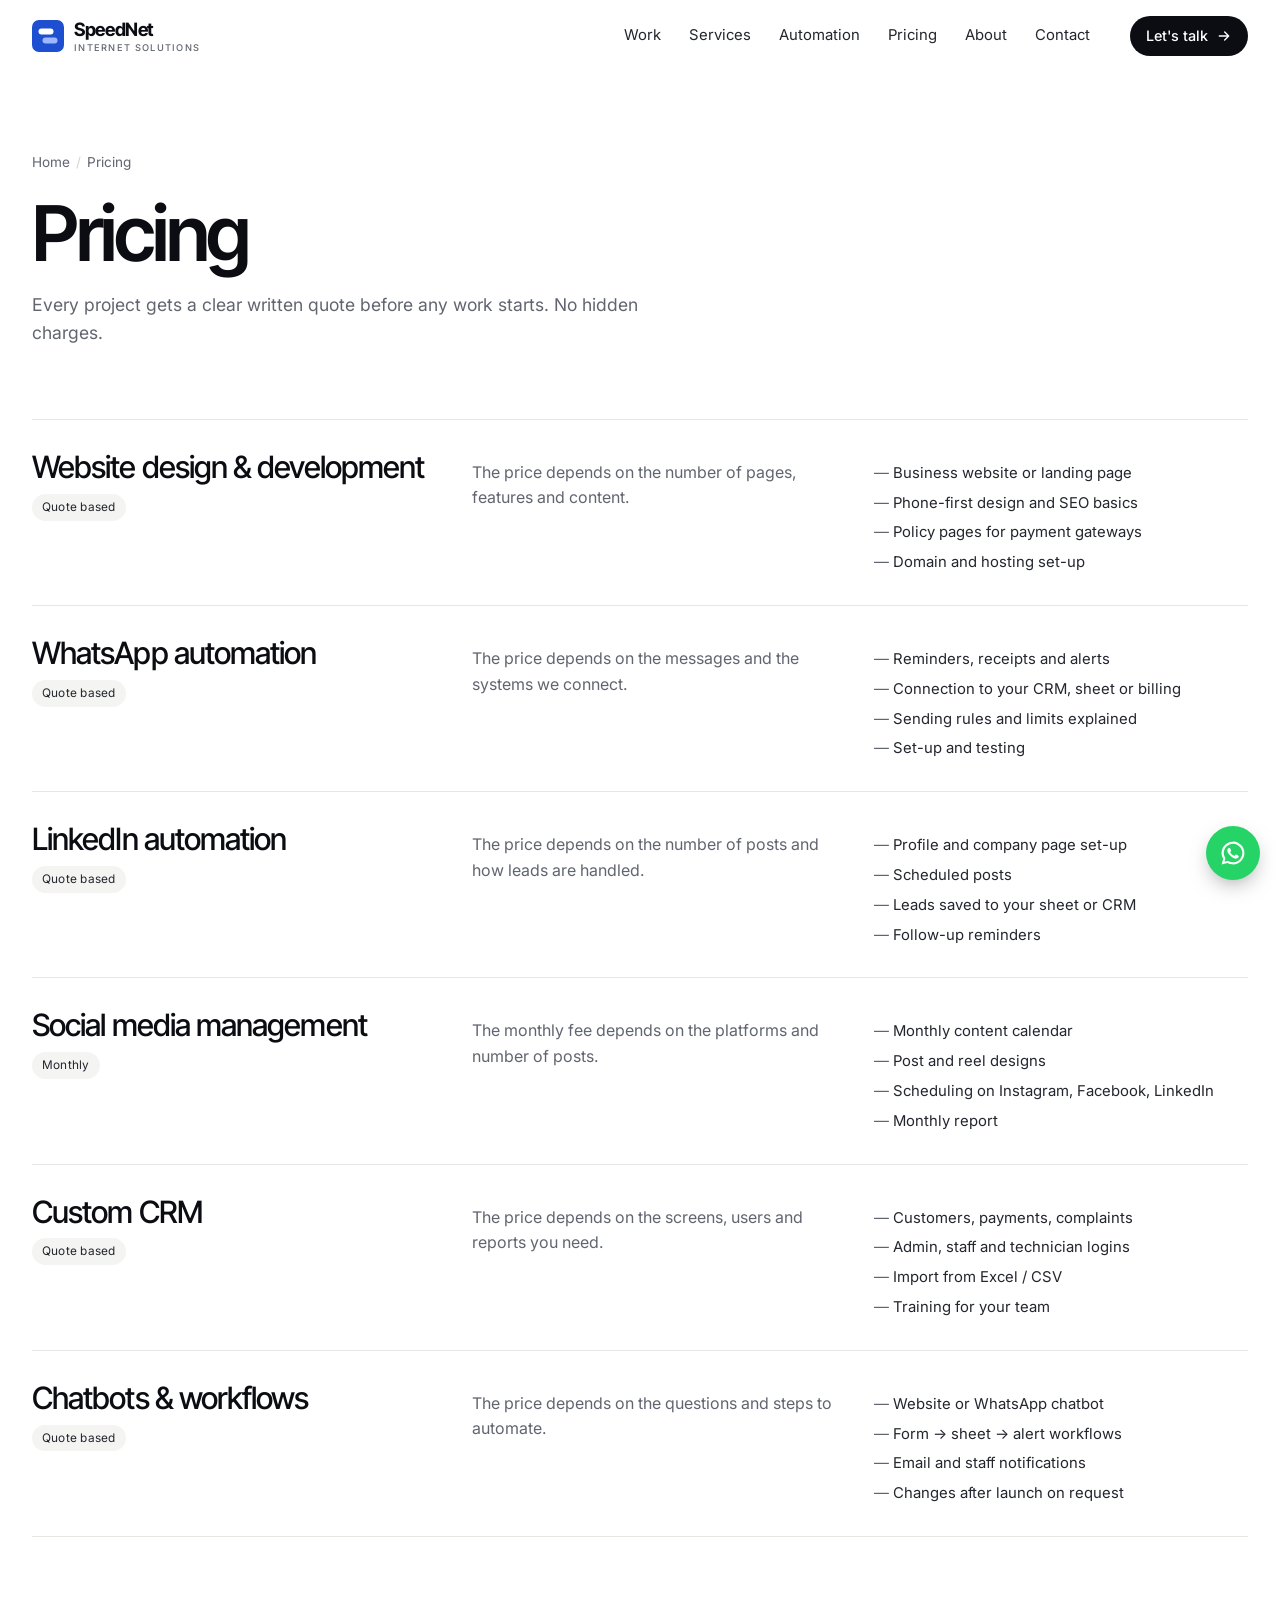
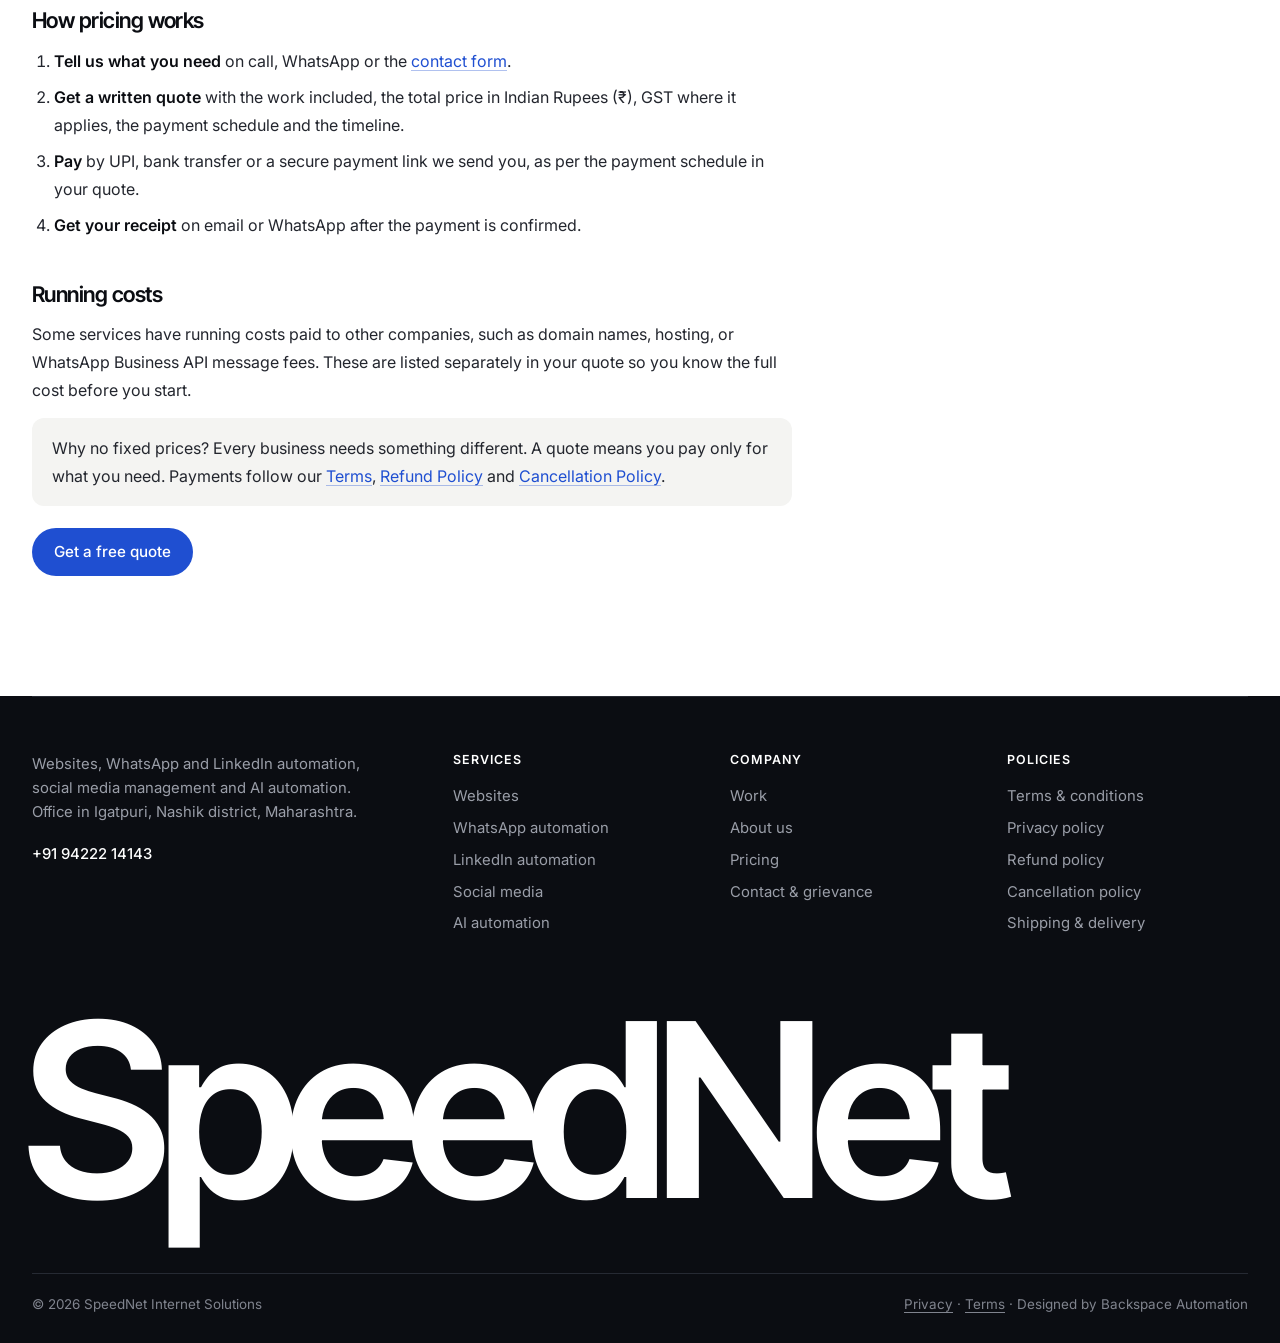
<file: pricing/index.html>
<!doctype html>
<html lang="en-IN">
<head>
  <meta charset="utf-8" />
  <meta name="viewport" content="width=device-width, initial-scale=1" />
  <title>Pricing | SpeedNet Internet Solutions</title>
  <meta name="description" content="How SpeedNet prices website design, development and AI automation: a clear written quote before work starts, then pay online." />
  <link rel="canonical" href="https://speednetonline.in/pricing/" />
  <meta name="robots" content="index, follow" />
  <meta name="theme-color" content="#ffffff" />
  <link rel="preconnect" href="https://fonts.googleapis.com" />
  <link rel="preconnect" href="https://fonts.gstatic.com" crossorigin />
  <link href="https://fonts.googleapis.com/css2?family=Inter+Tight:wght@500;600;700&family=Inter:wght@400;500;600&family=Newsreader:ital,opsz,wght@0,6..72,400;1,6..72,400&display=swap" rel="stylesheet" />
  <link rel="stylesheet" href="/styles.css?v=9" />
  <link rel="icon" type="image/svg+xml" href="/brand/icon.svg" />
  <link rel="apple-touch-icon" href="/brand/png/apple-touch-icon.png" />
  <meta property="og:type" content="website" />
  <meta property="og:site_name" content="SpeedNet Internet Solutions" />
  <meta property="og:title" content="Pricing | SpeedNet Internet Solutions" />
  <meta property="og:description" content="How SpeedNet prices website design, development and AI automation: a clear written quote before work starts, then pay online." />
  <meta property="og:url" content="https://speednetonline.in/pricing/" />
  <meta property="og:image" content="https://speednetonline.in/brand/png/share.png" />
  <script type="application/ld+json">
  {"@context":"https://schema.org","@type":"BreadcrumbList","itemListElement":[{"@type":"ListItem","position":1,"name":"Home","item":"https://speednetonline.in/"},{"@type":"ListItem","position":2,"name":"Pricing","item":"https://speednetonline.in/pricing/"}]}
  </script>
</head>
<body>
  <a class="skip" href="#main">Skip to content</a>

  <header class="nav" id="nav">
    <div class="wrap nav__inner">
      <a href="/" class="brand" aria-label="SpeedNet Internet Solutions home">
        <svg class="brand__mark" viewBox="0 0 64 64" aria-hidden="true"><rect width="64" height="64" rx="14" fill="#1f4fd1" stroke="none"/><rect x="13" y="17" width="30" height="12" rx="6" fill="#fff" stroke="none"/><rect x="21" y="35" width="30" height="12" rx="6" fill="#9db8ff" stroke="none"/></svg>
        <span class="brand__name">SpeedNet<small>Internet Solutions</small></span>
      </a>
      <nav class="nav__links" id="navLinks" aria-label="Main">
        <a href="/#work">Work</a>
        <a href="/#services">Services</a>
        <a href="/#automation">Automation</a>
        <a href="/pricing/">Pricing</a>
        <a href="/about/">About</a>
        <a href="/#contact">Contact</a>
        <a href="https://wa.me/919422214143?text=Hi%20SpeedNet%2C%20I%20want%20to%20discuss%20a%20project." class="btn btn--dark nav__mobile-cta" target="_blank" rel="noopener">WhatsApp us</a>
      </nav>
      <div class="nav__right">
        <a href="/#contact" class="btn btn--dark btn--sm">Let's talk <svg viewBox="0 0 24 24" aria-hidden="true"><path d="M5 12h14M13 6l6 6-6 6"/></svg></a>
        <button class="burger" id="burger" aria-label="Menu" aria-expanded="false" aria-controls="navLinks"><span></span><span></span></button>
      </div>
    </div>
  </header>

  <main id="main">
    <section class="page-hero">
      <div class="wrap">
        <ol class="crumbs"><li><a href="/">Home</a></li><li aria-current="page">Pricing</li></ol>
        <h1>Pricing</h1>
        <p>Every project gets a clear written quote before any work starts. No hidden charges.</p>
        
      </div>
    </section>
    <section class="page">
      <div class="wrap">
      <div class="price-grid">
          <article class="price-card"><div><h3>Website design &amp; development</h3><span class="price-card__tag">Quote based</span></div><p>The price depends on the number of pages, features and content.</p><ul><li>Business website or landing page</li><li>Phone-first design and SEO basics</li><li>Policy pages for payment gateways</li><li>Domain and hosting set-up</li></ul></article>
          <article class="price-card"><div><h3>WhatsApp automation</h3><span class="price-card__tag">Quote based</span></div><p>The price depends on the messages and the systems we connect.</p><ul><li>Reminders, receipts and alerts</li><li>Connection to your CRM, sheet or billing</li><li>Sending rules and limits explained</li><li>Set-up and testing</li></ul></article>
          <article class="price-card"><div><h3>LinkedIn automation</h3><span class="price-card__tag">Quote based</span></div><p>The price depends on the number of posts and how leads are handled.</p><ul><li>Profile and company page set-up</li><li>Scheduled posts</li><li>Leads saved to your sheet or CRM</li><li>Follow-up reminders</li></ul></article>
          <article class="price-card"><div><h3>Social media management</h3><span class="price-card__tag">Monthly</span></div><p>The monthly fee depends on the platforms and number of posts.</p><ul><li>Monthly content calendar</li><li>Post and reel designs</li><li>Scheduling on Instagram, Facebook, LinkedIn</li><li>Monthly report</li></ul></article>
          <article class="price-card"><div><h3>Custom CRM</h3><span class="price-card__tag">Quote based</span></div><p>The price depends on the screens, users and reports you need.</p><ul><li>Customers, payments, complaints</li><li>Admin, staff and technician logins</li><li>Import from Excel / CSV</li><li>Training for your team</li></ul></article>
          <article class="price-card"><div><h3>Chatbots &amp; workflows</h3><span class="price-card__tag">Quote based</span></div><p>The price depends on the questions and steps to automate.</p><ul><li>Website or WhatsApp chatbot</li><li>Form → sheet → alert workflows</li><li>Email and staff notifications</li><li>Changes after launch on request</li></ul></article>
        </div>
        <div class="legal price-how">
          <div class="legal__body">
            <h2>How pricing works</h2>
            <ol>
              <li><strong>Tell us what you need</strong> on call, WhatsApp or the <a href="/#contact">contact form</a>.</li>
              <li><strong>Get a written quote</strong> with the work included, the total price in Indian Rupees (₹), GST where it applies, the payment schedule and the timeline.</li>
              <li><strong>Pay</strong> by UPI, bank transfer or a secure payment link we send you, as per the payment schedule in your quote.</li>
              <li><strong>Get your receipt</strong> on email or WhatsApp after the payment is confirmed.</li>
            </ol>
            <h2>Running costs</h2>
            <p>Some services have running costs paid to other companies, such as domain names, hosting, or WhatsApp Business API message fees. These are listed separately in your quote so you know the full cost before you start.</p>
            <p class="legal__note">Why no fixed prices? Every business needs something different. A quote means you pay only for what you need. Payments follow our <a href="/terms/">Terms</a>, <a href="/refund-policy/">Refund Policy</a> and <a href="/cancellation-policy/">Cancellation Policy</a>.</p>
            <div class="legal__cta"><a href="/#contact" class="btn btn--blue">Get a free quote</a></div>
          </div>
        </div>
      </div>
    </section>
  </main>

  <footer class="footer">
    <div class="wrap">
      <div class="footer__top">
        <div class="footer__col footer__about">
          <p>Websites, WhatsApp and LinkedIn automation, social media management and AI automation. Office in Igatpuri, Nashik district, Maharashtra.</p>
          <a class="footer__phone" href="tel:+919422214143">+91 94222 14143</a>
        </div>
        <div class="footer__col"><h4>Services</h4><a href="/#services">Websites</a><a href="/#automation">WhatsApp automation</a><a href="/#automation">LinkedIn automation</a><a href="/#automation">Social media</a><a href="/#automation">AI automation</a></div>
        <div class="footer__col"><h4>Company</h4><a href="/#work">Work</a><a href="/about/">About us</a><a href="/pricing/">Pricing</a><a href="/contact/">Contact &amp; grievance</a></div>
        <div class="footer__col"><h4>Policies</h4><a href="/terms/">Terms &amp; conditions</a><a href="/privacy-policy/">Privacy policy</a><a href="/refund-policy/">Refund policy</a><a href="/cancellation-policy/">Cancellation policy</a><a href="/shipping-delivery-policy/">Shipping &amp; delivery</a></div>
      </div>
      <p class="footer__word" aria-hidden="true">SpeedNet</p>
      <div class="footer__bottom">
        <span>© <span id="yr">2026</span> SpeedNet Internet Solutions</span>
        <span><a href="/privacy-policy/">Privacy</a> · <a href="/terms/">Terms</a> · Designed by Backspace Automation</span>
      </div>
    </div>
  </footer>

  <a class="wa-float" href="https://wa.me/919422214143?text=Hi%20SpeedNet%2C%20I%20want%20to%20discuss%20a%20project." target="_blank" rel="noopener" aria-label="Chat with SpeedNet on WhatsApp">
    <svg viewBox="0 0 32 32" aria-hidden="true"><path fill="currentColor" stroke="none" d="M16 3a13 13 0 0 0-11.2 19.6L3 29l6.6-1.7A13 13 0 1 0 16 3zm0 23.6a10.6 10.6 0 0 1-5.4-1.5l-.4-.2-3.9 1 1-3.8-.2-.4A10.6 10.6 0 1 1 16 26.6zm5.8-7.9c-.3-.2-1.9-.9-2.2-1-.3-.1-.5-.2-.7.2l-1 1.2c-.2.2-.4.2-.7.1a8.7 8.7 0 0 1-4.3-3.8c-.3-.6.3-.5.9-1.7.1-.2 0-.4 0-.5l-1-2.4c-.3-.6-.5-.5-.7-.5h-.6a1.2 1.2 0 0 0-.9.4 3.6 3.6 0 0 0-1.1 2.7 6.3 6.3 0 0 0 1.3 3.3 14.4 14.4 0 0 0 5.5 4.9c2 .9 2.8 1 3.9.8a3.3 3.3 0 0 0 2.1-1.5 2.7 2.7 0 0 0 .2-1.5c-.1-.2-.3-.2-.6-.4z"/></svg>
  </a>

  <script src="/script.js?v=6"></script>
</body>
</html>
</file>
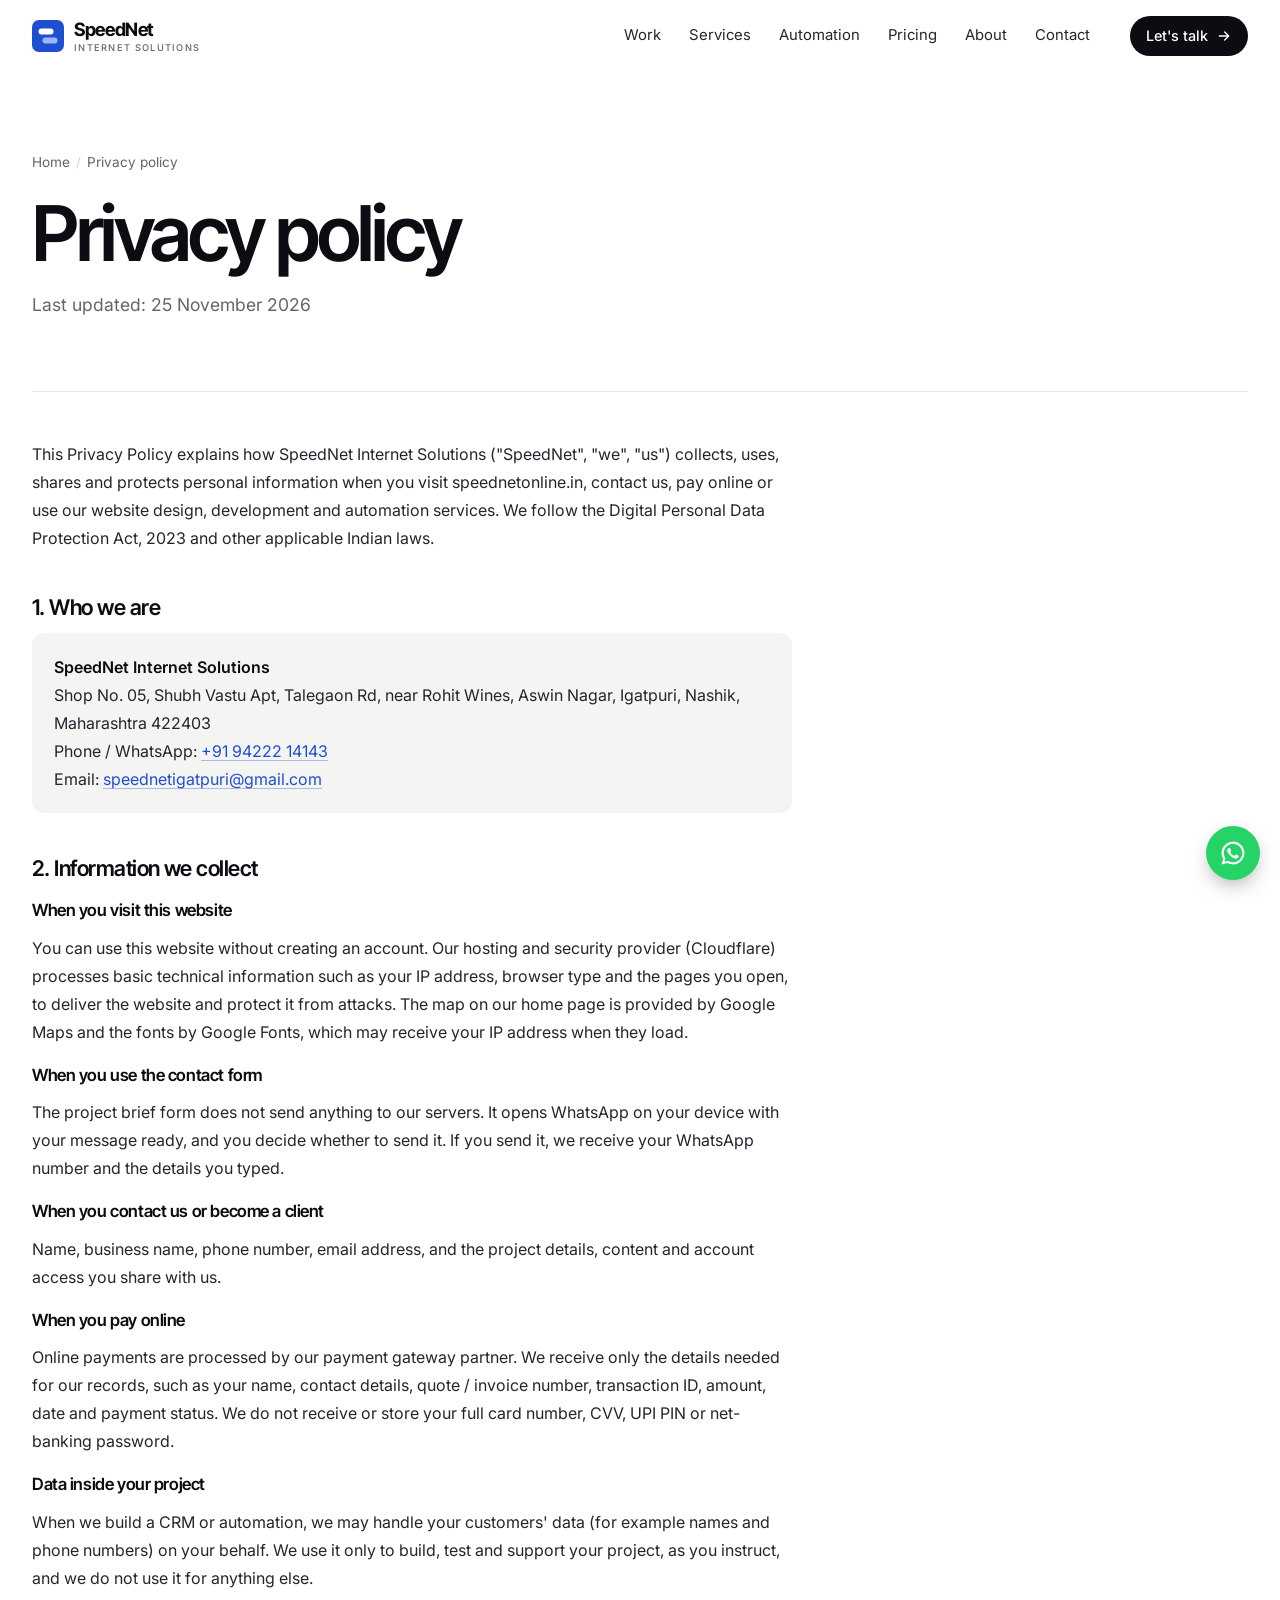
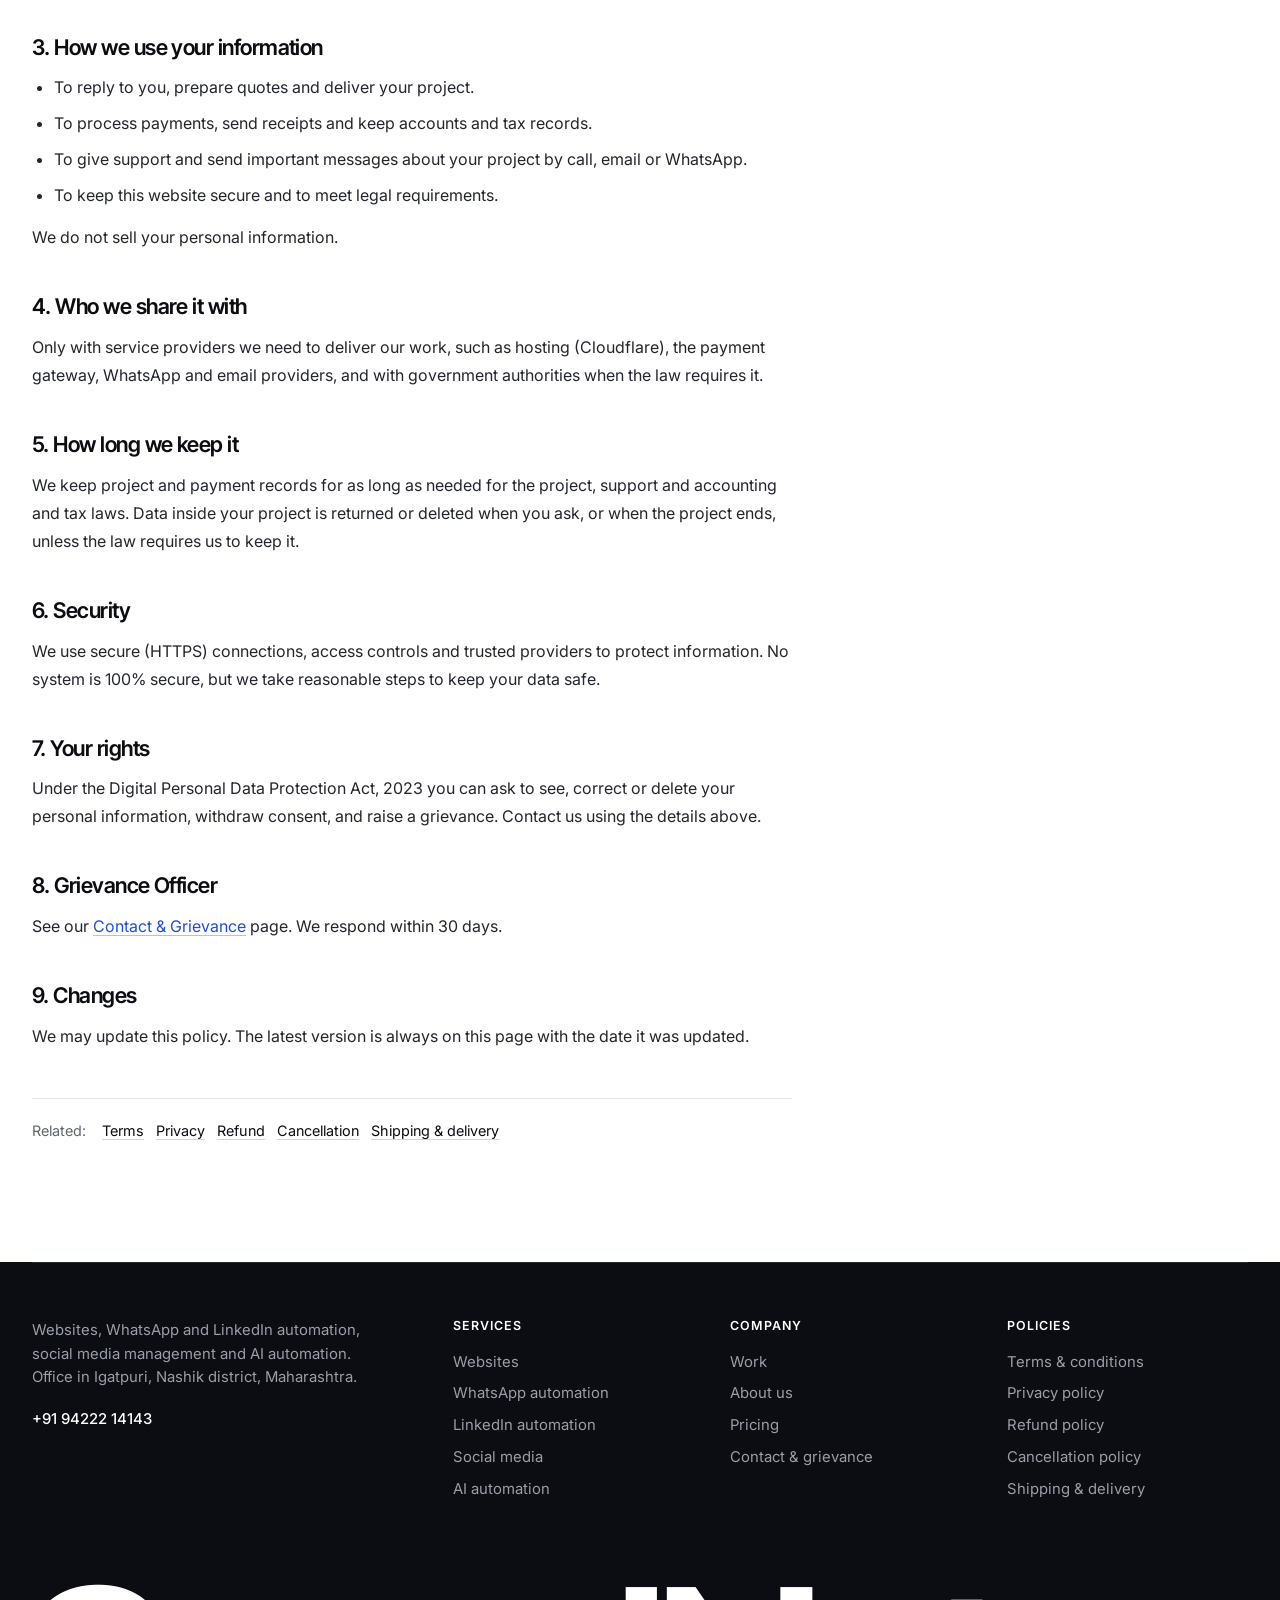
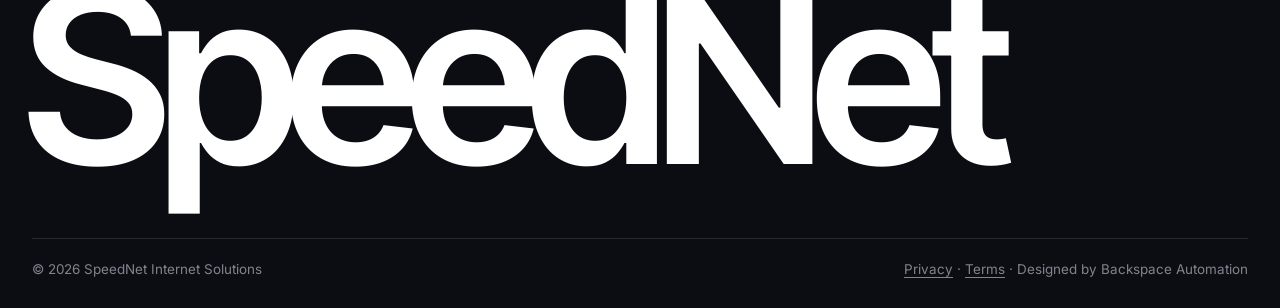
<file: privacy-policy/index.html>
<!doctype html>
<html lang="en-IN">
<head>
  <meta charset="utf-8" />
  <meta name="viewport" content="width=device-width, initial-scale=1" />
  <title>Privacy policy | SpeedNet Internet Solutions</title>
  <meta name="description" content="How SpeedNet Internet Solutions collects, uses and protects personal information, under the Digital Personal Data Protection Act, 2023." />
  <link rel="canonical" href="https://speednetonline.in/privacy-policy/" />
  <meta name="robots" content="index, follow" />
  <meta name="theme-color" content="#ffffff" />
  <link rel="preconnect" href="https://fonts.googleapis.com" />
  <link rel="preconnect" href="https://fonts.gstatic.com" crossorigin />
  <link href="https://fonts.googleapis.com/css2?family=Inter+Tight:wght@500;600;700&family=Inter:wght@400;500;600&family=Newsreader:ital,opsz,wght@0,6..72,400;1,6..72,400&display=swap" rel="stylesheet" />
  <link rel="stylesheet" href="/styles.css?v=9" />
  <link rel="icon" type="image/svg+xml" href="/brand/icon.svg" />
  <link rel="apple-touch-icon" href="/brand/png/apple-touch-icon.png" />
  <meta property="og:type" content="website" />
  <meta property="og:site_name" content="SpeedNet Internet Solutions" />
  <meta property="og:title" content="Privacy policy | SpeedNet Internet Solutions" />
  <meta property="og:description" content="How SpeedNet Internet Solutions collects, uses and protects personal information, under the Digital Personal Data Protection Act, 2023." />
  <meta property="og:url" content="https://speednetonline.in/privacy-policy/" />
  <meta property="og:image" content="https://speednetonline.in/brand/png/share.png" />
  <script type="application/ld+json">
  {"@context":"https://schema.org","@type":"BreadcrumbList","itemListElement":[{"@type":"ListItem","position":1,"name":"Home","item":"https://speednetonline.in/"},{"@type":"ListItem","position":2,"name":"Privacy policy","item":"https://speednetonline.in/privacy-policy/"}]}
  </script>
</head>
<body>
  <a class="skip" href="#main">Skip to content</a>

  <header class="nav" id="nav">
    <div class="wrap nav__inner">
      <a href="/" class="brand" aria-label="SpeedNet Internet Solutions home">
        <svg class="brand__mark" viewBox="0 0 64 64" aria-hidden="true"><rect width="64" height="64" rx="14" fill="#1f4fd1" stroke="none"/><rect x="13" y="17" width="30" height="12" rx="6" fill="#fff" stroke="none"/><rect x="21" y="35" width="30" height="12" rx="6" fill="#9db8ff" stroke="none"/></svg>
        <span class="brand__name">SpeedNet<small>Internet Solutions</small></span>
      </a>
      <nav class="nav__links" id="navLinks" aria-label="Main">
        <a href="/#work">Work</a>
        <a href="/#services">Services</a>
        <a href="/#automation">Automation</a>
        <a href="/pricing/">Pricing</a>
        <a href="/about/">About</a>
        <a href="/#contact">Contact</a>
        <a href="https://wa.me/919422214143?text=Hi%20SpeedNet%2C%20I%20want%20to%20discuss%20a%20project." class="btn btn--dark nav__mobile-cta" target="_blank" rel="noopener">WhatsApp us</a>
      </nav>
      <div class="nav__right">
        <a href="/#contact" class="btn btn--dark btn--sm">Let's talk <svg viewBox="0 0 24 24" aria-hidden="true"><path d="M5 12h14M13 6l6 6-6 6"/></svg></a>
        <button class="burger" id="burger" aria-label="Menu" aria-expanded="false" aria-controls="navLinks"><span></span><span></span></button>
      </div>
    </div>
  </header>

  <main id="main">
    <section class="page-hero">
      <div class="wrap">
        <ol class="crumbs"><li><a href="/">Home</a></li><li aria-current="page">Privacy policy</li></ol>
        <h1>Privacy policy</h1>
        
        <p class="legal__updated">Last updated: 25 November 2026</p>
      </div>
    </section>
    <section class="page">
      <div class="wrap">
      <div class="legal">
        <div class="legal__body">
          
          <p>This Privacy Policy explains how SpeedNet Internet Solutions ("SpeedNet", "we", "us") collects, uses, shares and protects personal information when you visit speednetonline.in, contact us, pay online or use our website design, development and automation services. We follow the Digital Personal Data Protection Act, 2023 and other applicable Indian laws.</p>
          <h2>1. Who we are</h2>
          <div class="legal__contact">
            <p><strong>SpeedNet Internet Solutions</strong><br />Shop No. 05, Shubh Vastu Apt, Talegaon Rd, near Rohit Wines, Aswin Nagar, Igatpuri, Nashik, Maharashtra 422403<br />Phone / WhatsApp: <a href="tel:+919422214143">+91 94222 14143</a><br />Email: <a href="mailto:speednetigatpuri@gmail.com">speednetigatpuri@gmail.com</a></p>
          </div>
          <h2>2. Information we collect</h2>
          <h3>When you visit this website</h3>
          <p>You can use this website without creating an account. Our hosting and security provider (Cloudflare) processes basic technical information such as your IP address, browser type and the pages you open, to deliver the website and protect it from attacks. The map on our home page is provided by Google Maps and the fonts by Google Fonts, which may receive your IP address when they load.</p>
          <h3>When you use the contact form</h3>
          <p>The project brief form does not send anything to our servers. It opens WhatsApp on your device with your message ready, and you decide whether to send it. If you send it, we receive your WhatsApp number and the details you typed.</p>
          <h3>When you contact us or become a client</h3>
          <p>Name, business name, phone number, email address, and the project details, content and account access you share with us.</p>
          <h3>When you pay online</h3>
          <p>Online payments are processed by our payment gateway partner. We receive only the details needed for our records, such as your name, contact details, quote / invoice number, transaction ID, amount, date and payment status. We do not receive or store your full card number, CVV, UPI PIN or net-banking password.</p>
          <h3>Data inside your project</h3>
          <p>When we build a CRM or automation, we may handle your customers' data (for example names and phone numbers) on your behalf. We use it only to build, test and support your project, as you instruct, and we do not use it for anything else.</p>
          <h2>3. How we use your information</h2>
          <ul>
            <li>To reply to you, prepare quotes and deliver your project.</li>
            <li>To process payments, send receipts and keep accounts and tax records.</li>
            <li>To give support and send important messages about your project by call, email or WhatsApp.</li>
            <li>To keep this website secure and to meet legal requirements.</li>
          </ul>
          <p>We do not sell your personal information.</p>
          <h2>4. Who we share it with</h2>
          <p>Only with service providers we need to deliver our work, such as hosting (Cloudflare), the payment gateway, WhatsApp and email providers, and with government authorities when the law requires it.</p>
          <h2>5. How long we keep it</h2>
          <p>We keep project and payment records for as long as needed for the project, support and accounting and tax laws. Data inside your project is returned or deleted when you ask, or when the project ends, unless the law requires us to keep it.</p>
          <h2>6. Security</h2>
          <p>We use secure (HTTPS) connections, access controls and trusted providers to protect information. No system is 100% secure, but we take reasonable steps to keep your data safe.</p>
          <h2>7. Your rights</h2>
          <p>Under the Digital Personal Data Protection Act, 2023 you can ask to see, correct or delete your personal information, withdraw consent, and raise a grievance. Contact us using the details above.</p>
          <h2>8. Grievance Officer</h2>
          <p>See our <a href="/contact/">Contact &amp; Grievance</a> page. We respond within 30 days.</p>
          <h2>9. Changes</h2>
          <p>We may update this policy. The latest version is always on this page with the date it was updated.</p>

        </div>
        <p class="related">Related: <a href="/terms/">Terms</a><a href="/privacy-policy/">Privacy</a><a href="/refund-policy/">Refund</a><a href="/cancellation-policy/">Cancellation</a><a href="/shipping-delivery-policy/">Shipping &amp; delivery</a></p>
      </div>
      </div>
    </section>
  </main>

  <footer class="footer">
    <div class="wrap">
      <div class="footer__top">
        <div class="footer__col footer__about">
          <p>Websites, WhatsApp and LinkedIn automation, social media management and AI automation. Office in Igatpuri, Nashik district, Maharashtra.</p>
          <a class="footer__phone" href="tel:+919422214143">+91 94222 14143</a>
        </div>
        <div class="footer__col"><h4>Services</h4><a href="/#services">Websites</a><a href="/#automation">WhatsApp automation</a><a href="/#automation">LinkedIn automation</a><a href="/#automation">Social media</a><a href="/#automation">AI automation</a></div>
        <div class="footer__col"><h4>Company</h4><a href="/#work">Work</a><a href="/about/">About us</a><a href="/pricing/">Pricing</a><a href="/contact/">Contact &amp; grievance</a></div>
        <div class="footer__col"><h4>Policies</h4><a href="/terms/">Terms &amp; conditions</a><a href="/privacy-policy/">Privacy policy</a><a href="/refund-policy/">Refund policy</a><a href="/cancellation-policy/">Cancellation policy</a><a href="/shipping-delivery-policy/">Shipping &amp; delivery</a></div>
      </div>
      <p class="footer__word" aria-hidden="true">SpeedNet</p>
      <div class="footer__bottom">
        <span>© <span id="yr">2026</span> SpeedNet Internet Solutions</span>
        <span><a href="/privacy-policy/">Privacy</a> · <a href="/terms/">Terms</a> · Designed by Backspace Automation</span>
      </div>
    </div>
  </footer>

  <a class="wa-float" href="https://wa.me/919422214143?text=Hi%20SpeedNet%2C%20I%20want%20to%20discuss%20a%20project." target="_blank" rel="noopener" aria-label="Chat with SpeedNet on WhatsApp">
    <svg viewBox="0 0 32 32" aria-hidden="true"><path fill="currentColor" stroke="none" d="M16 3a13 13 0 0 0-11.2 19.6L3 29l6.6-1.7A13 13 0 1 0 16 3zm0 23.6a10.6 10.6 0 0 1-5.4-1.5l-.4-.2-3.9 1 1-3.8-.2-.4A10.6 10.6 0 1 1 16 26.6zm5.8-7.9c-.3-.2-1.9-.9-2.2-1-.3-.1-.5-.2-.7.2l-1 1.2c-.2.2-.4.2-.7.1a8.7 8.7 0 0 1-4.3-3.8c-.3-.6.3-.5.9-1.7.1-.2 0-.4 0-.5l-1-2.4c-.3-.6-.5-.5-.7-.5h-.6a1.2 1.2 0 0 0-.9.4 3.6 3.6 0 0 0-1.1 2.7 6.3 6.3 0 0 0 1.3 3.3 14.4 14.4 0 0 0 5.5 4.9c2 .9 2.8 1 3.9.8a3.3 3.3 0 0 0 2.1-1.5 2.7 2.7 0 0 0 .2-1.5c-.1-.2-.3-.2-.6-.4z"/></svg>
  </a>

  <script src="/script.js?v=6"></script>
</body>
</html>
</file>
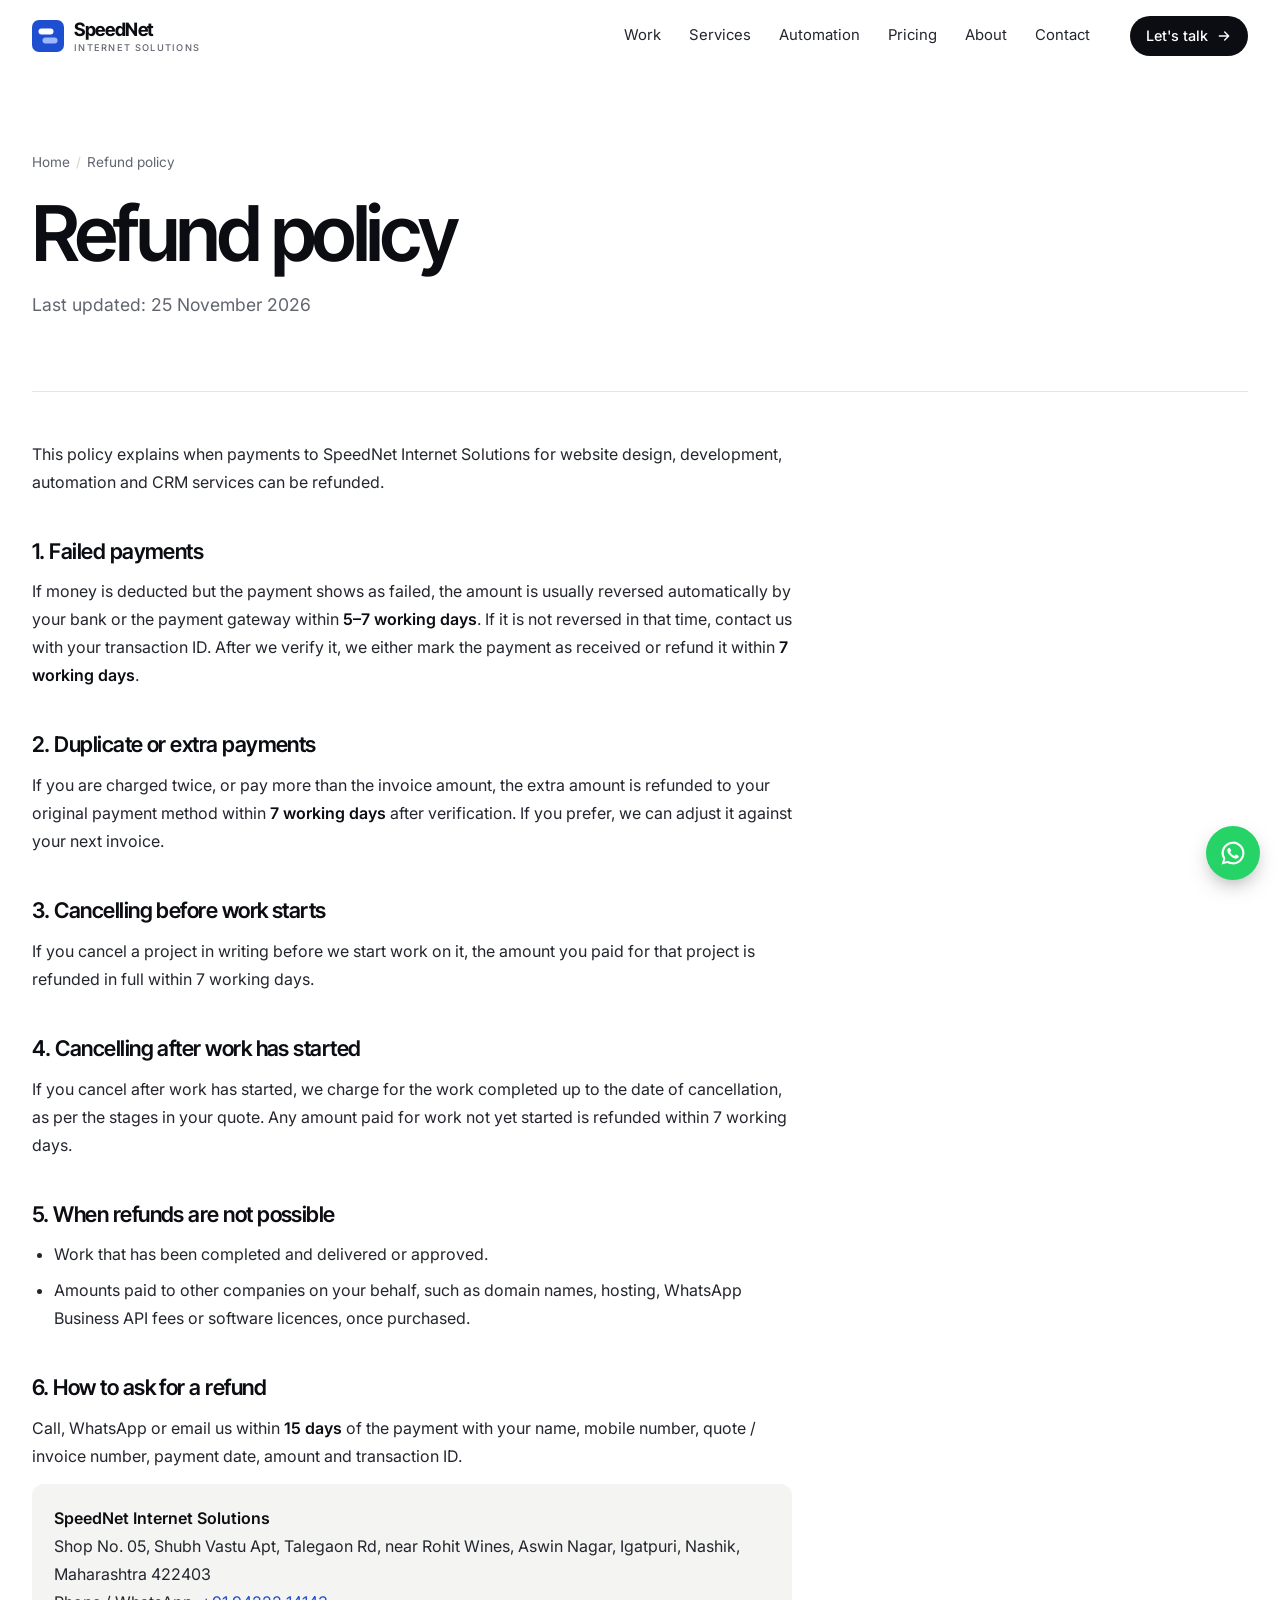
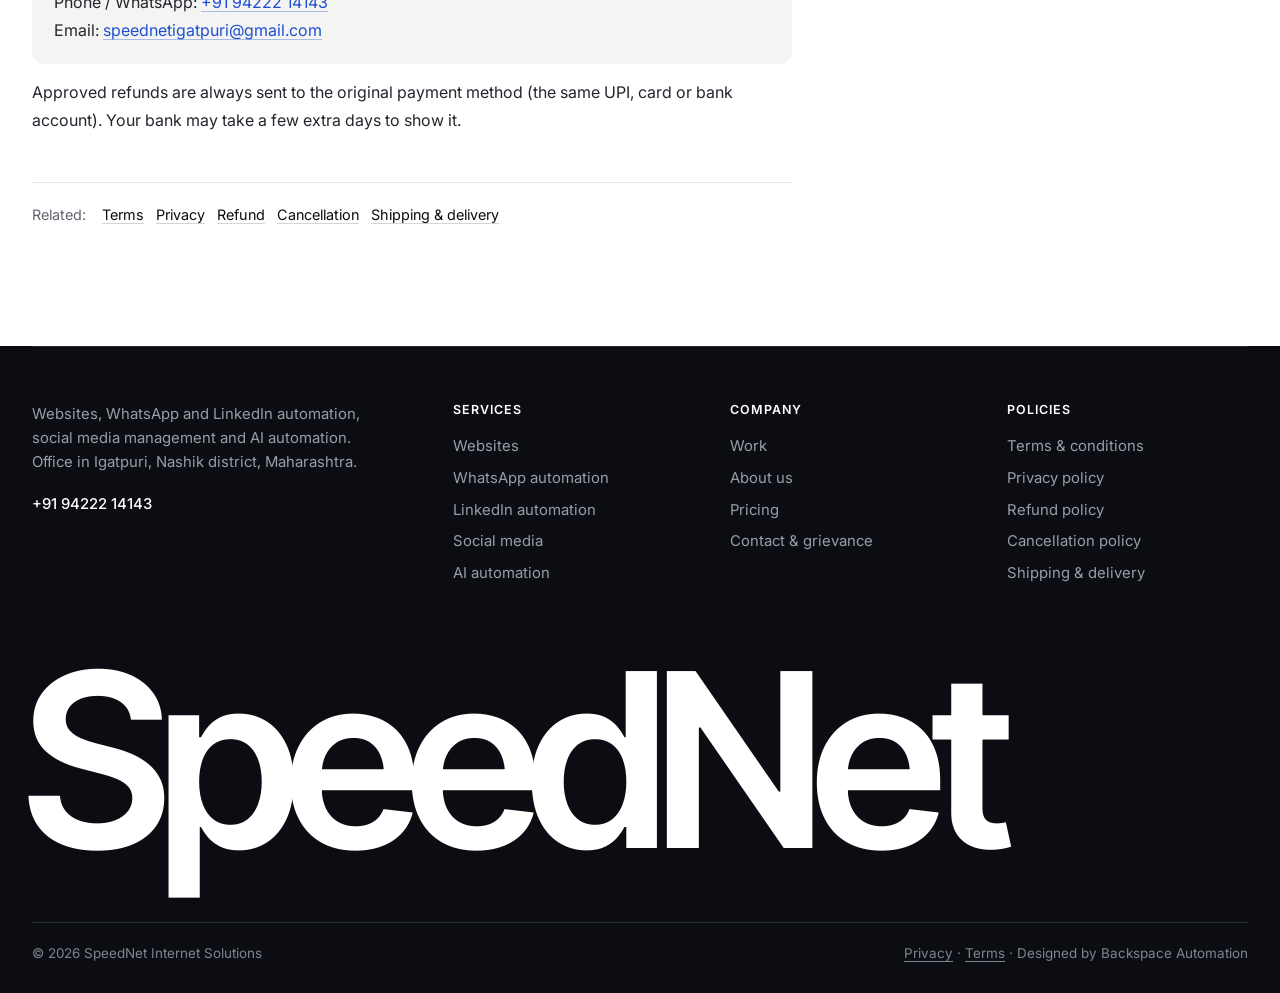
<file: refund-policy/index.html>
<!doctype html>
<html lang="en-IN">
<head>
  <meta charset="utf-8" />
  <meta name="viewport" content="width=device-width, initial-scale=1" />
  <title>Refund policy | SpeedNet Internet Solutions</title>
  <meta name="description" content="Refund policy for payments to SpeedNet Internet Solutions for website design, development and automation services." />
  <link rel="canonical" href="https://speednetonline.in/refund-policy/" />
  <meta name="robots" content="index, follow" />
  <meta name="theme-color" content="#ffffff" />
  <link rel="preconnect" href="https://fonts.googleapis.com" />
  <link rel="preconnect" href="https://fonts.gstatic.com" crossorigin />
  <link href="https://fonts.googleapis.com/css2?family=Inter+Tight:wght@500;600;700&family=Inter:wght@400;500;600&family=Newsreader:ital,opsz,wght@0,6..72,400;1,6..72,400&display=swap" rel="stylesheet" />
  <link rel="stylesheet" href="/styles.css?v=9" />
  <link rel="icon" type="image/svg+xml" href="/brand/icon.svg" />
  <link rel="apple-touch-icon" href="/brand/png/apple-touch-icon.png" />
  <meta property="og:type" content="website" />
  <meta property="og:site_name" content="SpeedNet Internet Solutions" />
  <meta property="og:title" content="Refund policy | SpeedNet Internet Solutions" />
  <meta property="og:description" content="Refund policy for payments to SpeedNet Internet Solutions for website design, development and automation services." />
  <meta property="og:url" content="https://speednetonline.in/refund-policy/" />
  <meta property="og:image" content="https://speednetonline.in/brand/png/share.png" />
  <script type="application/ld+json">
  {"@context":"https://schema.org","@type":"BreadcrumbList","itemListElement":[{"@type":"ListItem","position":1,"name":"Home","item":"https://speednetonline.in/"},{"@type":"ListItem","position":2,"name":"Refund policy","item":"https://speednetonline.in/refund-policy/"}]}
  </script>
</head>
<body>
  <a class="skip" href="#main">Skip to content</a>

  <header class="nav" id="nav">
    <div class="wrap nav__inner">
      <a href="/" class="brand" aria-label="SpeedNet Internet Solutions home">
        <svg class="brand__mark" viewBox="0 0 64 64" aria-hidden="true"><rect width="64" height="64" rx="14" fill="#1f4fd1" stroke="none"/><rect x="13" y="17" width="30" height="12" rx="6" fill="#fff" stroke="none"/><rect x="21" y="35" width="30" height="12" rx="6" fill="#9db8ff" stroke="none"/></svg>
        <span class="brand__name">SpeedNet<small>Internet Solutions</small></span>
      </a>
      <nav class="nav__links" id="navLinks" aria-label="Main">
        <a href="/#work">Work</a>
        <a href="/#services">Services</a>
        <a href="/#automation">Automation</a>
        <a href="/pricing/">Pricing</a>
        <a href="/about/">About</a>
        <a href="/#contact">Contact</a>
        <a href="https://wa.me/919422214143?text=Hi%20SpeedNet%2C%20I%20want%20to%20discuss%20a%20project." class="btn btn--dark nav__mobile-cta" target="_blank" rel="noopener">WhatsApp us</a>
      </nav>
      <div class="nav__right">
        <a href="/#contact" class="btn btn--dark btn--sm">Let's talk <svg viewBox="0 0 24 24" aria-hidden="true"><path d="M5 12h14M13 6l6 6-6 6"/></svg></a>
        <button class="burger" id="burger" aria-label="Menu" aria-expanded="false" aria-controls="navLinks"><span></span><span></span></button>
      </div>
    </div>
  </header>

  <main id="main">
    <section class="page-hero">
      <div class="wrap">
        <ol class="crumbs"><li><a href="/">Home</a></li><li aria-current="page">Refund policy</li></ol>
        <h1>Refund policy</h1>
        
        <p class="legal__updated">Last updated: 25 November 2026</p>
      </div>
    </section>
    <section class="page">
      <div class="wrap">
      <div class="legal">
        <div class="legal__body">
          
          <p>This policy explains when payments to SpeedNet Internet Solutions for website design, development, automation and CRM services can be refunded.</p>
          <h2>1. Failed payments</h2>
          <p>If money is deducted but the payment shows as failed, the amount is usually reversed automatically by your bank or the payment gateway within <strong>5–7 working days</strong>. If it is not reversed in that time, contact us with your transaction ID. After we verify it, we either mark the payment as received or refund it within <strong>7 working days</strong>.</p>
          <h2>2. Duplicate or extra payments</h2>
          <p>If you are charged twice, or pay more than the invoice amount, the extra amount is refunded to your original payment method within <strong>7 working days</strong> after verification. If you prefer, we can adjust it against your next invoice.</p>
          <h2>3. Cancelling before work starts</h2>
          <p>If you cancel a project in writing before we start work on it, the amount you paid for that project is refunded in full within 7 working days.</p>
          <h2>4. Cancelling after work has started</h2>
          <p>If you cancel after work has started, we charge for the work completed up to the date of cancellation, as per the stages in your quote. Any amount paid for work not yet started is refunded within 7 working days.</p>
          <h2>5. When refunds are not possible</h2>
          <ul>
            <li>Work that has been completed and delivered or approved.</li>
            <li>Amounts paid to other companies on your behalf, such as domain names, hosting, WhatsApp Business API fees or software licences, once purchased.</li>
          </ul>
          <h2>6. How to ask for a refund</h2>
          <p>Call, WhatsApp or email us within <strong>15 days</strong> of the payment with your name, mobile number, quote / invoice number, payment date, amount and transaction ID.</p>
          <div class="legal__contact">
            <p><strong>SpeedNet Internet Solutions</strong><br />Shop No. 05, Shubh Vastu Apt, Talegaon Rd, near Rohit Wines, Aswin Nagar, Igatpuri, Nashik, Maharashtra 422403<br />Phone / WhatsApp: <a href="tel:+919422214143">+91 94222 14143</a><br />Email: <a href="mailto:speednetigatpuri@gmail.com">speednetigatpuri@gmail.com</a></p>
          </div>
          <p>Approved refunds are always sent to the original payment method (the same UPI, card or bank account). Your bank may take a few extra days to show it.</p>

        </div>
        <p class="related">Related: <a href="/terms/">Terms</a><a href="/privacy-policy/">Privacy</a><a href="/refund-policy/">Refund</a><a href="/cancellation-policy/">Cancellation</a><a href="/shipping-delivery-policy/">Shipping &amp; delivery</a></p>
      </div>
      </div>
    </section>
  </main>

  <footer class="footer">
    <div class="wrap">
      <div class="footer__top">
        <div class="footer__col footer__about">
          <p>Websites, WhatsApp and LinkedIn automation, social media management and AI automation. Office in Igatpuri, Nashik district, Maharashtra.</p>
          <a class="footer__phone" href="tel:+919422214143">+91 94222 14143</a>
        </div>
        <div class="footer__col"><h4>Services</h4><a href="/#services">Websites</a><a href="/#automation">WhatsApp automation</a><a href="/#automation">LinkedIn automation</a><a href="/#automation">Social media</a><a href="/#automation">AI automation</a></div>
        <div class="footer__col"><h4>Company</h4><a href="/#work">Work</a><a href="/about/">About us</a><a href="/pricing/">Pricing</a><a href="/contact/">Contact &amp; grievance</a></div>
        <div class="footer__col"><h4>Policies</h4><a href="/terms/">Terms &amp; conditions</a><a href="/privacy-policy/">Privacy policy</a><a href="/refund-policy/">Refund policy</a><a href="/cancellation-policy/">Cancellation policy</a><a href="/shipping-delivery-policy/">Shipping &amp; delivery</a></div>
      </div>
      <p class="footer__word" aria-hidden="true">SpeedNet</p>
      <div class="footer__bottom">
        <span>© <span id="yr">2026</span> SpeedNet Internet Solutions</span>
        <span><a href="/privacy-policy/">Privacy</a> · <a href="/terms/">Terms</a> · Designed by Backspace Automation</span>
      </div>
    </div>
  </footer>

  <a class="wa-float" href="https://wa.me/919422214143?text=Hi%20SpeedNet%2C%20I%20want%20to%20discuss%20a%20project." target="_blank" rel="noopener" aria-label="Chat with SpeedNet on WhatsApp">
    <svg viewBox="0 0 32 32" aria-hidden="true"><path fill="currentColor" stroke="none" d="M16 3a13 13 0 0 0-11.2 19.6L3 29l6.6-1.7A13 13 0 1 0 16 3zm0 23.6a10.6 10.6 0 0 1-5.4-1.5l-.4-.2-3.9 1 1-3.8-.2-.4A10.6 10.6 0 1 1 16 26.6zm5.8-7.9c-.3-.2-1.9-.9-2.2-1-.3-.1-.5-.2-.7.2l-1 1.2c-.2.2-.4.2-.7.1a8.7 8.7 0 0 1-4.3-3.8c-.3-.6.3-.5.9-1.7.1-.2 0-.4 0-.5l-1-2.4c-.3-.6-.5-.5-.7-.5h-.6a1.2 1.2 0 0 0-.9.4 3.6 3.6 0 0 0-1.1 2.7 6.3 6.3 0 0 0 1.3 3.3 14.4 14.4 0 0 0 5.5 4.9c2 .9 2.8 1 3.9.8a3.3 3.3 0 0 0 2.1-1.5 2.7 2.7 0 0 0 .2-1.5c-.1-.2-.3-.2-.6-.4z"/></svg>
  </a>

  <script src="/script.js?v=6"></script>
</body>
</html>
</file>
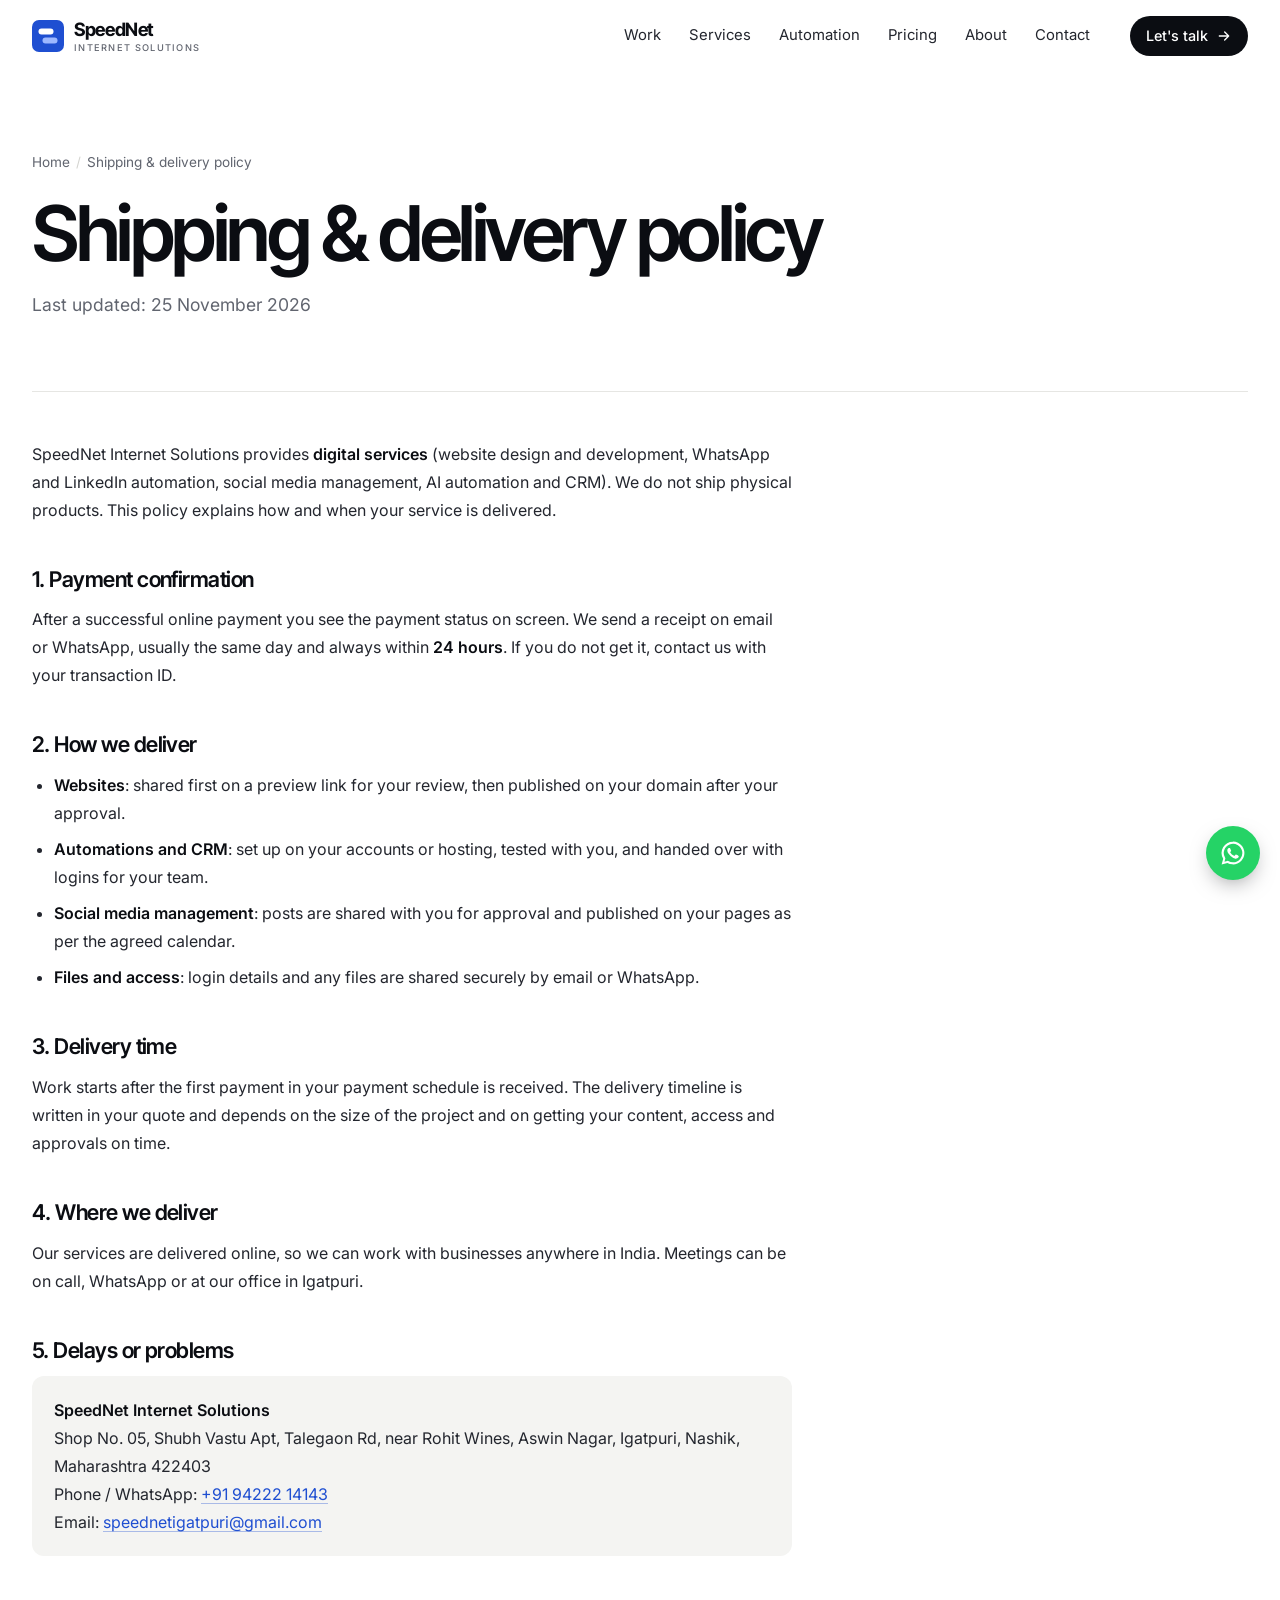
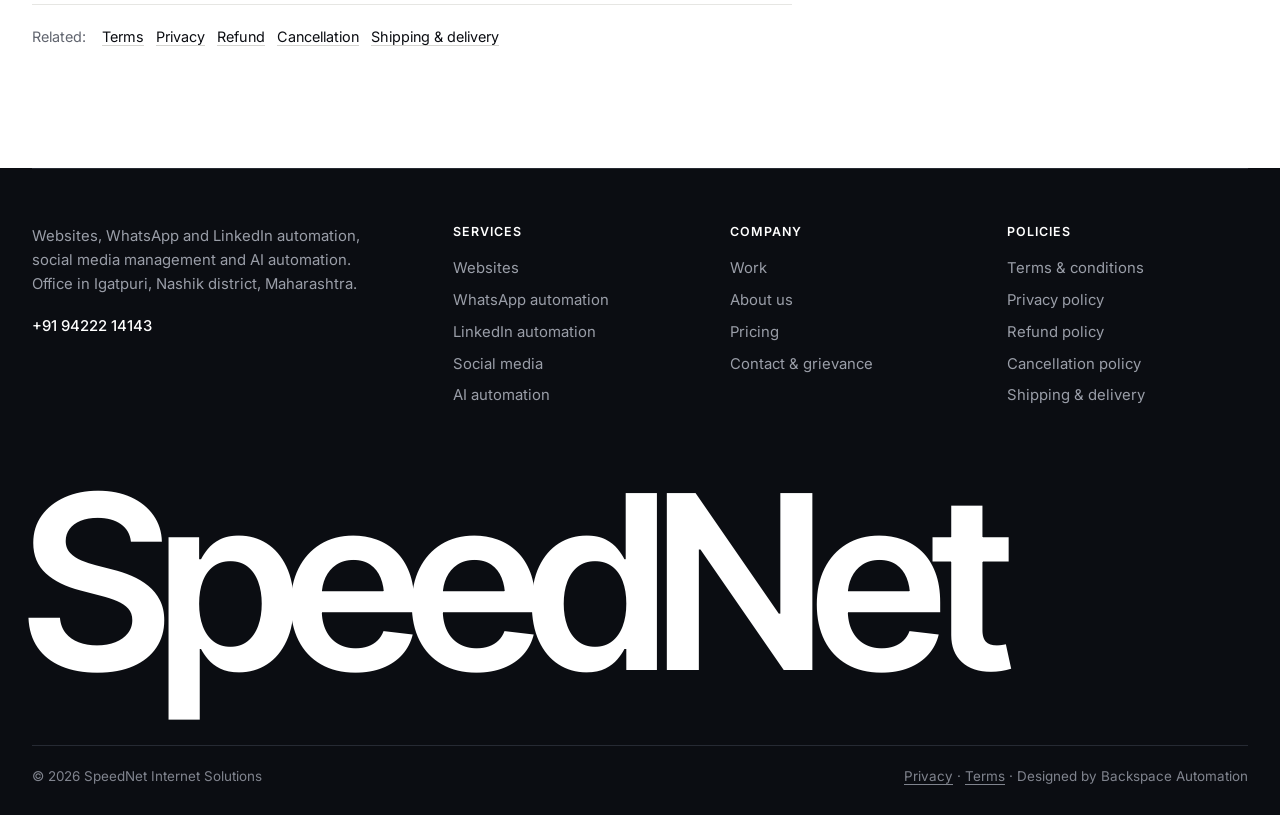
<file: shipping-delivery-policy/index.html>
<!doctype html>
<html lang="en-IN">
<head>
  <meta charset="utf-8" />
  <meta name="viewport" content="width=device-width, initial-scale=1" />
  <title>Shipping & delivery policy | SpeedNet Internet Solutions</title>
  <meta name="description" content="SpeedNet provides digital services only. How and when websites, automations and CRMs are delivered after payment." />
  <link rel="canonical" href="https://speednetonline.in/shipping-delivery-policy/" />
  <meta name="robots" content="index, follow" />
  <meta name="theme-color" content="#ffffff" />
  <link rel="preconnect" href="https://fonts.googleapis.com" />
  <link rel="preconnect" href="https://fonts.gstatic.com" crossorigin />
  <link href="https://fonts.googleapis.com/css2?family=Inter+Tight:wght@500;600;700&family=Inter:wght@400;500;600&family=Newsreader:ital,opsz,wght@0,6..72,400;1,6..72,400&display=swap" rel="stylesheet" />
  <link rel="stylesheet" href="/styles.css?v=9" />
  <link rel="icon" type="image/svg+xml" href="/brand/icon.svg" />
  <link rel="apple-touch-icon" href="/brand/png/apple-touch-icon.png" />
  <meta property="og:type" content="website" />
  <meta property="og:site_name" content="SpeedNet Internet Solutions" />
  <meta property="og:title" content="Shipping & delivery policy | SpeedNet Internet Solutions" />
  <meta property="og:description" content="SpeedNet provides digital services only. How and when websites, automations and CRMs are delivered after payment." />
  <meta property="og:url" content="https://speednetonline.in/shipping-delivery-policy/" />
  <meta property="og:image" content="https://speednetonline.in/brand/png/share.png" />
  <script type="application/ld+json">
  {"@context":"https://schema.org","@type":"BreadcrumbList","itemListElement":[{"@type":"ListItem","position":1,"name":"Home","item":"https://speednetonline.in/"},{"@type":"ListItem","position":2,"name":"Shipping & delivery policy","item":"https://speednetonline.in/shipping-delivery-policy/"}]}
  </script>
</head>
<body>
  <a class="skip" href="#main">Skip to content</a>

  <header class="nav" id="nav">
    <div class="wrap nav__inner">
      <a href="/" class="brand" aria-label="SpeedNet Internet Solutions home">
        <svg class="brand__mark" viewBox="0 0 64 64" aria-hidden="true"><rect width="64" height="64" rx="14" fill="#1f4fd1" stroke="none"/><rect x="13" y="17" width="30" height="12" rx="6" fill="#fff" stroke="none"/><rect x="21" y="35" width="30" height="12" rx="6" fill="#9db8ff" stroke="none"/></svg>
        <span class="brand__name">SpeedNet<small>Internet Solutions</small></span>
      </a>
      <nav class="nav__links" id="navLinks" aria-label="Main">
        <a href="/#work">Work</a>
        <a href="/#services">Services</a>
        <a href="/#automation">Automation</a>
        <a href="/pricing/">Pricing</a>
        <a href="/about/">About</a>
        <a href="/#contact">Contact</a>
        <a href="https://wa.me/919422214143?text=Hi%20SpeedNet%2C%20I%20want%20to%20discuss%20a%20project." class="btn btn--dark nav__mobile-cta" target="_blank" rel="noopener">WhatsApp us</a>
      </nav>
      <div class="nav__right">
        <a href="/#contact" class="btn btn--dark btn--sm">Let's talk <svg viewBox="0 0 24 24" aria-hidden="true"><path d="M5 12h14M13 6l6 6-6 6"/></svg></a>
        <button class="burger" id="burger" aria-label="Menu" aria-expanded="false" aria-controls="navLinks"><span></span><span></span></button>
      </div>
    </div>
  </header>

  <main id="main">
    <section class="page-hero">
      <div class="wrap">
        <ol class="crumbs"><li><a href="/">Home</a></li><li aria-current="page">Shipping & delivery policy</li></ol>
        <h1>Shipping &amp; delivery policy</h1>
        
        <p class="legal__updated">Last updated: 25 November 2026</p>
      </div>
    </section>
    <section class="page">
      <div class="wrap">
      <div class="legal">
        <div class="legal__body">
          
          <p>SpeedNet Internet Solutions provides <strong>digital services</strong> (website design and development, WhatsApp and LinkedIn automation, social media management, AI automation and CRM). We do not ship physical products. This policy explains how and when your service is delivered.</p>
          <h2>1. Payment confirmation</h2>
          <p>After a successful online payment you see the payment status on screen. We send a receipt on email or WhatsApp, usually the same day and always within <strong>24 hours</strong>. If you do not get it, contact us with your transaction ID.</p>
          <h2>2. How we deliver</h2>
          <ul>
            <li><strong>Websites</strong>: shared first on a preview link for your review, then published on your domain after your approval.</li>
            <li><strong>Automations and CRM</strong>: set up on your accounts or hosting, tested with you, and handed over with logins for your team.</li>
            <li><strong>Social media management</strong>: posts are shared with you for approval and published on your pages as per the agreed calendar.</li>
            <li><strong>Files and access</strong>: login details and any files are shared securely by email or WhatsApp.</li>
          </ul>
          <h2>3. Delivery time</h2>
          <p>Work starts after the first payment in your payment schedule is received. The delivery timeline is written in your quote and depends on the size of the project and on getting your content, access and approvals on time.</p>
          <h2>4. Where we deliver</h2>
          <p>Our services are delivered online, so we can work with businesses anywhere in India. Meetings can be on call, WhatsApp or at our office in Igatpuri.</p>
          <h2>5. Delays or problems</h2>
          <div class="legal__contact">
            <p><strong>SpeedNet Internet Solutions</strong><br />Shop No. 05, Shubh Vastu Apt, Talegaon Rd, near Rohit Wines, Aswin Nagar, Igatpuri, Nashik, Maharashtra 422403<br />Phone / WhatsApp: <a href="tel:+919422214143">+91 94222 14143</a><br />Email: <a href="mailto:speednetigatpuri@gmail.com">speednetigatpuri@gmail.com</a></p>
          </div>

        </div>
        <p class="related">Related: <a href="/terms/">Terms</a><a href="/privacy-policy/">Privacy</a><a href="/refund-policy/">Refund</a><a href="/cancellation-policy/">Cancellation</a><a href="/shipping-delivery-policy/">Shipping &amp; delivery</a></p>
      </div>
      </div>
    </section>
  </main>

  <footer class="footer">
    <div class="wrap">
      <div class="footer__top">
        <div class="footer__col footer__about">
          <p>Websites, WhatsApp and LinkedIn automation, social media management and AI automation. Office in Igatpuri, Nashik district, Maharashtra.</p>
          <a class="footer__phone" href="tel:+919422214143">+91 94222 14143</a>
        </div>
        <div class="footer__col"><h4>Services</h4><a href="/#services">Websites</a><a href="/#automation">WhatsApp automation</a><a href="/#automation">LinkedIn automation</a><a href="/#automation">Social media</a><a href="/#automation">AI automation</a></div>
        <div class="footer__col"><h4>Company</h4><a href="/#work">Work</a><a href="/about/">About us</a><a href="/pricing/">Pricing</a><a href="/contact/">Contact &amp; grievance</a></div>
        <div class="footer__col"><h4>Policies</h4><a href="/terms/">Terms &amp; conditions</a><a href="/privacy-policy/">Privacy policy</a><a href="/refund-policy/">Refund policy</a><a href="/cancellation-policy/">Cancellation policy</a><a href="/shipping-delivery-policy/">Shipping &amp; delivery</a></div>
      </div>
      <p class="footer__word" aria-hidden="true">SpeedNet</p>
      <div class="footer__bottom">
        <span>© <span id="yr">2026</span> SpeedNet Internet Solutions</span>
        <span><a href="/privacy-policy/">Privacy</a> · <a href="/terms/">Terms</a> · Designed by Backspace Automation</span>
      </div>
    </div>
  </footer>

  <a class="wa-float" href="https://wa.me/919422214143?text=Hi%20SpeedNet%2C%20I%20want%20to%20discuss%20a%20project." target="_blank" rel="noopener" aria-label="Chat with SpeedNet on WhatsApp">
    <svg viewBox="0 0 32 32" aria-hidden="true"><path fill="currentColor" stroke="none" d="M16 3a13 13 0 0 0-11.2 19.6L3 29l6.6-1.7A13 13 0 1 0 16 3zm0 23.6a10.6 10.6 0 0 1-5.4-1.5l-.4-.2-3.9 1 1-3.8-.2-.4A10.6 10.6 0 1 1 16 26.6zm5.8-7.9c-.3-.2-1.9-.9-2.2-1-.3-.1-.5-.2-.7.2l-1 1.2c-.2.2-.4.2-.7.1a8.7 8.7 0 0 1-4.3-3.8c-.3-.6.3-.5.9-1.7.1-.2 0-.4 0-.5l-1-2.4c-.3-.6-.5-.5-.7-.5h-.6a1.2 1.2 0 0 0-.9.4 3.6 3.6 0 0 0-1.1 2.7 6.3 6.3 0 0 0 1.3 3.3 14.4 14.4 0 0 0 5.5 4.9c2 .9 2.8 1 3.9.8a3.3 3.3 0 0 0 2.1-1.5 2.7 2.7 0 0 0 .2-1.5c-.1-.2-.3-.2-.6-.4z"/></svg>
  </a>

  <script src="/script.js?v=6"></script>
</body>
</html>
</file>
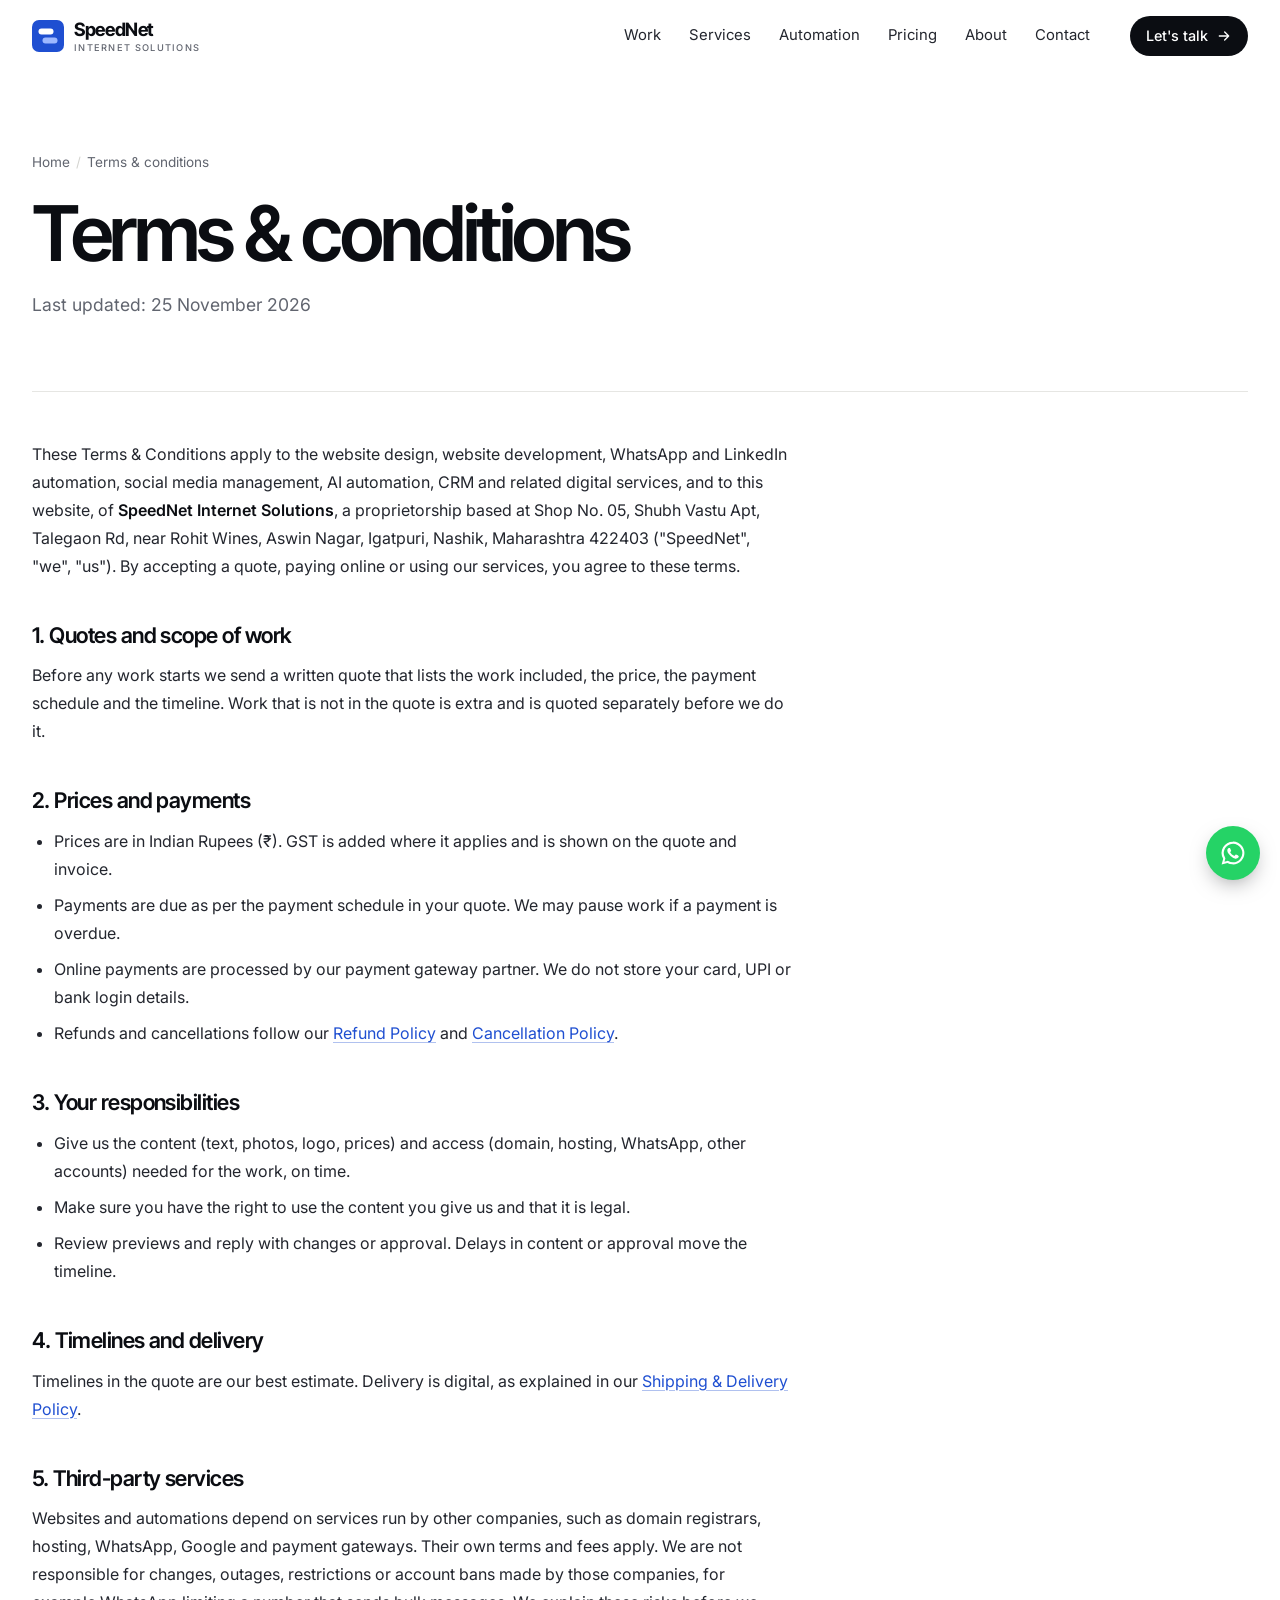
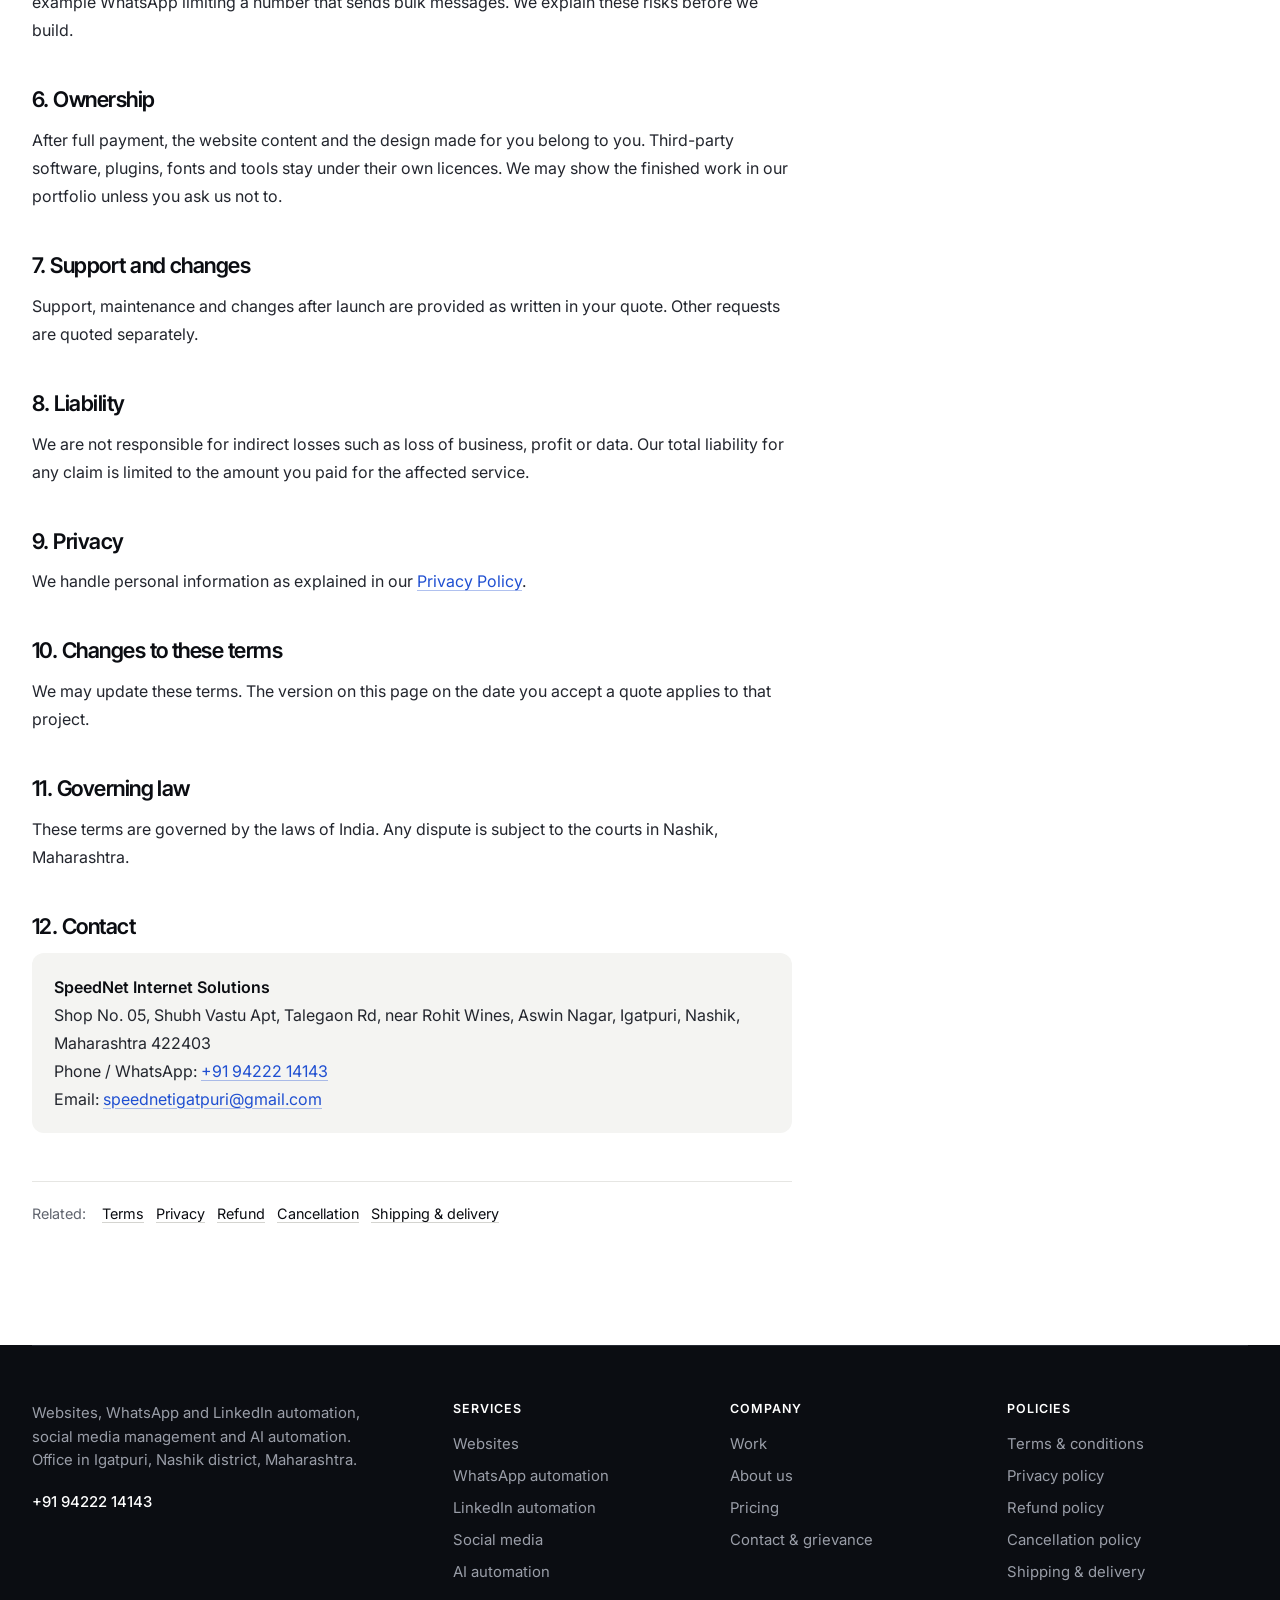
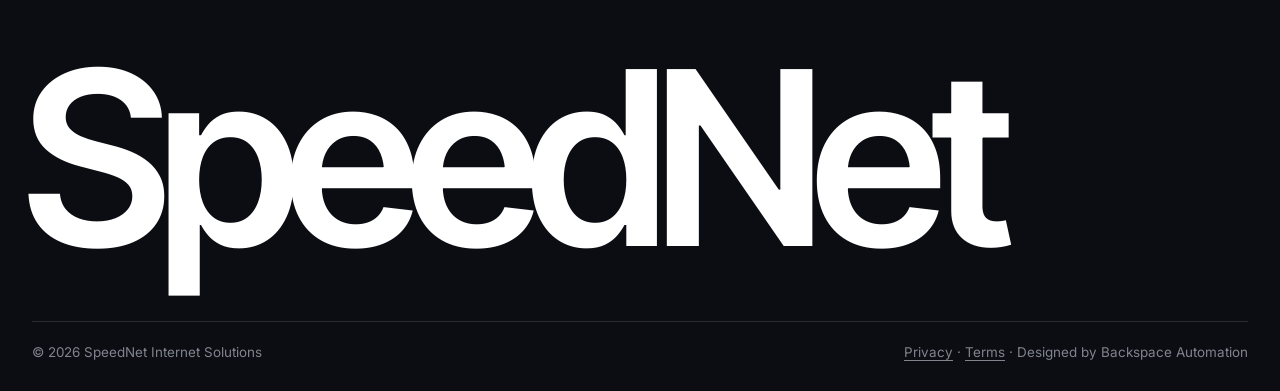
<file: terms/index.html>
<!doctype html>
<html lang="en-IN">
<head>
  <meta charset="utf-8" />
  <meta name="viewport" content="width=device-width, initial-scale=1" />
  <title>Terms & conditions | SpeedNet Internet Solutions</title>
  <meta name="description" content="Terms and conditions for website design, development, AI automation and CRM services from SpeedNet Internet Solutions." />
  <link rel="canonical" href="https://speednetonline.in/terms/" />
  <meta name="robots" content="index, follow" />
  <meta name="theme-color" content="#ffffff" />
  <link rel="preconnect" href="https://fonts.googleapis.com" />
  <link rel="preconnect" href="https://fonts.gstatic.com" crossorigin />
  <link href="https://fonts.googleapis.com/css2?family=Inter+Tight:wght@500;600;700&family=Inter:wght@400;500;600&family=Newsreader:ital,opsz,wght@0,6..72,400;1,6..72,400&display=swap" rel="stylesheet" />
  <link rel="stylesheet" href="/styles.css?v=9" />
  <link rel="icon" type="image/svg+xml" href="/brand/icon.svg" />
  <link rel="apple-touch-icon" href="/brand/png/apple-touch-icon.png" />
  <meta property="og:type" content="website" />
  <meta property="og:site_name" content="SpeedNet Internet Solutions" />
  <meta property="og:title" content="Terms & conditions | SpeedNet Internet Solutions" />
  <meta property="og:description" content="Terms and conditions for website design, development, AI automation and CRM services from SpeedNet Internet Solutions." />
  <meta property="og:url" content="https://speednetonline.in/terms/" />
  <meta property="og:image" content="https://speednetonline.in/brand/png/share.png" />
  <script type="application/ld+json">
  {"@context":"https://schema.org","@type":"BreadcrumbList","itemListElement":[{"@type":"ListItem","position":1,"name":"Home","item":"https://speednetonline.in/"},{"@type":"ListItem","position":2,"name":"Terms & conditions","item":"https://speednetonline.in/terms/"}]}
  </script>
</head>
<body>
  <a class="skip" href="#main">Skip to content</a>

  <header class="nav" id="nav">
    <div class="wrap nav__inner">
      <a href="/" class="brand" aria-label="SpeedNet Internet Solutions home">
        <svg class="brand__mark" viewBox="0 0 64 64" aria-hidden="true"><rect width="64" height="64" rx="14" fill="#1f4fd1" stroke="none"/><rect x="13" y="17" width="30" height="12" rx="6" fill="#fff" stroke="none"/><rect x="21" y="35" width="30" height="12" rx="6" fill="#9db8ff" stroke="none"/></svg>
        <span class="brand__name">SpeedNet<small>Internet Solutions</small></span>
      </a>
      <nav class="nav__links" id="navLinks" aria-label="Main">
        <a href="/#work">Work</a>
        <a href="/#services">Services</a>
        <a href="/#automation">Automation</a>
        <a href="/pricing/">Pricing</a>
        <a href="/about/">About</a>
        <a href="/#contact">Contact</a>
        <a href="https://wa.me/919422214143?text=Hi%20SpeedNet%2C%20I%20want%20to%20discuss%20a%20project." class="btn btn--dark nav__mobile-cta" target="_blank" rel="noopener">WhatsApp us</a>
      </nav>
      <div class="nav__right">
        <a href="/#contact" class="btn btn--dark btn--sm">Let's talk <svg viewBox="0 0 24 24" aria-hidden="true"><path d="M5 12h14M13 6l6 6-6 6"/></svg></a>
        <button class="burger" id="burger" aria-label="Menu" aria-expanded="false" aria-controls="navLinks"><span></span><span></span></button>
      </div>
    </div>
  </header>

  <main id="main">
    <section class="page-hero">
      <div class="wrap">
        <ol class="crumbs"><li><a href="/">Home</a></li><li aria-current="page">Terms & conditions</li></ol>
        <h1>Terms &amp; conditions</h1>
        
        <p class="legal__updated">Last updated: 25 November 2026</p>
      </div>
    </section>
    <section class="page">
      <div class="wrap">
      <div class="legal">
        <div class="legal__body">
          
          <p>These Terms &amp; Conditions apply to the website design, website development, WhatsApp and LinkedIn automation, social media management, AI automation, CRM and related digital services, and to this website, of <strong>SpeedNet Internet Solutions</strong>, a proprietorship based at Shop No. 05, Shubh Vastu Apt, Talegaon Rd, near Rohit Wines, Aswin Nagar, Igatpuri, Nashik, Maharashtra 422403 ("SpeedNet", "we", "us"). By accepting a quote, paying online or using our services, you agree to these terms.</p>
          <h2>1. Quotes and scope of work</h2>
          <p>Before any work starts we send a written quote that lists the work included, the price, the payment schedule and the timeline. Work that is not in the quote is extra and is quoted separately before we do it.</p>
          <h2>2. Prices and payments</h2>
          <ul>
            <li>Prices are in Indian Rupees (₹). GST is added where it applies and is shown on the quote and invoice.</li>
            <li>Payments are due as per the payment schedule in your quote. We may pause work if a payment is overdue.</li>
            <li>Online payments are processed by our payment gateway partner. We do not store your card, UPI or bank login details.</li>
            <li>Refunds and cancellations follow our <a href="/refund-policy/">Refund Policy</a> and <a href="/cancellation-policy/">Cancellation Policy</a>.</li>
          </ul>
          <h2>3. Your responsibilities</h2>
          <ul>
            <li>Give us the content (text, photos, logo, prices) and access (domain, hosting, WhatsApp, other accounts) needed for the work, on time.</li>
            <li>Make sure you have the right to use the content you give us and that it is legal.</li>
            <li>Review previews and reply with changes or approval. Delays in content or approval move the timeline.</li>
          </ul>
          <h2>4. Timelines and delivery</h2>
          <p>Timelines in the quote are our best estimate. Delivery is digital, as explained in our <a href="/shipping-delivery-policy/">Shipping &amp; Delivery Policy</a>.</p>
          <h2>5. Third-party services</h2>
          <p>Websites and automations depend on services run by other companies, such as domain registrars, hosting, WhatsApp, Google and payment gateways. Their own terms and fees apply. We are not responsible for changes, outages, restrictions or account bans made by those companies, for example WhatsApp limiting a number that sends bulk messages. We explain these risks before we build.</p>
          <h2>6. Ownership</h2>
          <p>After full payment, the website content and the design made for you belong to you. Third-party software, plugins, fonts and tools stay under their own licences. We may show the finished work in our portfolio unless you ask us not to.</p>
          <h2>7. Support and changes</h2>
          <p>Support, maintenance and changes after launch are provided as written in your quote. Other requests are quoted separately.</p>
          <h2>8. Liability</h2>
          <p>We are not responsible for indirect losses such as loss of business, profit or data. Our total liability for any claim is limited to the amount you paid for the affected service.</p>
          <h2>9. Privacy</h2>
          <p>We handle personal information as explained in our <a href="/privacy-policy/">Privacy Policy</a>.</p>
          <h2>10. Changes to these terms</h2>
          <p>We may update these terms. The version on this page on the date you accept a quote applies to that project.</p>
          <h2>11. Governing law</h2>
          <p>These terms are governed by the laws of India. Any dispute is subject to the courts in Nashik, Maharashtra.</p>
          <h2>12. Contact</h2>
          <div class="legal__contact">
            <p><strong>SpeedNet Internet Solutions</strong><br />Shop No. 05, Shubh Vastu Apt, Talegaon Rd, near Rohit Wines, Aswin Nagar, Igatpuri, Nashik, Maharashtra 422403<br />Phone / WhatsApp: <a href="tel:+919422214143">+91 94222 14143</a><br />Email: <a href="mailto:speednetigatpuri@gmail.com">speednetigatpuri@gmail.com</a></p>
          </div>

        </div>
        <p class="related">Related: <a href="/terms/">Terms</a><a href="/privacy-policy/">Privacy</a><a href="/refund-policy/">Refund</a><a href="/cancellation-policy/">Cancellation</a><a href="/shipping-delivery-policy/">Shipping &amp; delivery</a></p>
      </div>
      </div>
    </section>
  </main>

  <footer class="footer">
    <div class="wrap">
      <div class="footer__top">
        <div class="footer__col footer__about">
          <p>Websites, WhatsApp and LinkedIn automation, social media management and AI automation. Office in Igatpuri, Nashik district, Maharashtra.</p>
          <a class="footer__phone" href="tel:+919422214143">+91 94222 14143</a>
        </div>
        <div class="footer__col"><h4>Services</h4><a href="/#services">Websites</a><a href="/#automation">WhatsApp automation</a><a href="/#automation">LinkedIn automation</a><a href="/#automation">Social media</a><a href="/#automation">AI automation</a></div>
        <div class="footer__col"><h4>Company</h4><a href="/#work">Work</a><a href="/about/">About us</a><a href="/pricing/">Pricing</a><a href="/contact/">Contact &amp; grievance</a></div>
        <div class="footer__col"><h4>Policies</h4><a href="/terms/">Terms &amp; conditions</a><a href="/privacy-policy/">Privacy policy</a><a href="/refund-policy/">Refund policy</a><a href="/cancellation-policy/">Cancellation policy</a><a href="/shipping-delivery-policy/">Shipping &amp; delivery</a></div>
      </div>
      <p class="footer__word" aria-hidden="true">SpeedNet</p>
      <div class="footer__bottom">
        <span>© <span id="yr">2026</span> SpeedNet Internet Solutions</span>
        <span><a href="/privacy-policy/">Privacy</a> · <a href="/terms/">Terms</a> · Designed by Backspace Automation</span>
      </div>
    </div>
  </footer>

  <a class="wa-float" href="https://wa.me/919422214143?text=Hi%20SpeedNet%2C%20I%20want%20to%20discuss%20a%20project." target="_blank" rel="noopener" aria-label="Chat with SpeedNet on WhatsApp">
    <svg viewBox="0 0 32 32" aria-hidden="true"><path fill="currentColor" stroke="none" d="M16 3a13 13 0 0 0-11.2 19.6L3 29l6.6-1.7A13 13 0 1 0 16 3zm0 23.6a10.6 10.6 0 0 1-5.4-1.5l-.4-.2-3.9 1 1-3.8-.2-.4A10.6 10.6 0 1 1 16 26.6zm5.8-7.9c-.3-.2-1.9-.9-2.2-1-.3-.1-.5-.2-.7.2l-1 1.2c-.2.2-.4.2-.7.1a8.7 8.7 0 0 1-4.3-3.8c-.3-.6.3-.5.9-1.7.1-.2 0-.4 0-.5l-1-2.4c-.3-.6-.5-.5-.7-.5h-.6a1.2 1.2 0 0 0-.9.4 3.6 3.6 0 0 0-1.1 2.7 6.3 6.3 0 0 0 1.3 3.3 14.4 14.4 0 0 0 5.5 4.9c2 .9 2.8 1 3.9.8a3.3 3.3 0 0 0 2.1-1.5 2.7 2.7 0 0 0 .2-1.5c-.1-.2-.3-.2-.6-.4z"/></svg>
  </a>

  <script src="/script.js?v=6"></script>
</body>
</html>
</file>
<file: styles.css>
/* SpeedNet: websites & automation. Agency style: big type, work first, lots of space. */

:root {
  --bg: #ffffff;
  --soft: #f4f4f2;
  --ink: #0b0d12;
  --ink-2: #23262e;
  --muted: #61656f;
  --line: #e6e6e3;
  --line-2: #d4d4d0;
  --blue: #1f4fd1;
  --blue-dk: #173da6;
  --wa: #25d366;

  --r: 16px;
  --f-head: "Inter Tight", "Inter", system-ui, sans-serif;
  --f-body: "Inter", system-ui, sans-serif;
  --f-serif: "Newsreader", Georgia, serif;
  --ease: cubic-bezier(.2, .8, .2, 1);
}

*, *::before, *::after { box-sizing: border-box; }
html { scroll-behavior: smooth; scroll-padding-top: 80px; }
body { margin: 0; background: var(--bg); color: var(--ink); font: 400 16px/1.6 var(--f-body); -webkit-font-smoothing: antialiased; overflow-x: hidden; }
img { display: block; max-width: 100%; height: auto; }
a { color: inherit; text-decoration: none; }
button { font: inherit; color: inherit; background: none; border: 0; cursor: pointer; }
h1, h2, h3, h4 { font-family: var(--f-head); margin: 0; font-weight: 600; letter-spacing: -0.025em; line-height: 1.1; color: var(--ink); }
p { margin: 0; }
svg { fill: none; stroke: currentColor; stroke-width: 2; stroke-linecap: round; stroke-linejoin: round; }
address { font-style: normal; }

:focus-visible { outline: 2px solid var(--blue); outline-offset: 3px; border-radius: 4px; }
.contact-sec :focus-visible, .footer :focus-visible { outline-color: #fff; }
.skip { position: absolute; left: 16px; top: -60px; z-index: 100; padding: 10px 16px; border-radius: 999px; background: var(--ink); color: #fff; font-weight: 600; }
.skip:focus { top: 12px; }

.wrap { width: min(1280px, 100% - 64px); margin-inline: auto; }

/* ---------- buttons & bits ---------- */
.btn { display: inline-flex; align-items: center; justify-content: center; gap: 8px; height: 48px; padding: 0 22px; border-radius: 999px; font-weight: 500; font-size: .95rem; white-space: nowrap; transition: background .15s, color .15s, border-color .15s; }
.btn svg { width: 16px; height: 16px; transition: transform .2s var(--ease); }
.btn:hover svg { transform: translateX(2px); }
.btn--sm { height: 40px; padding: 0 16px; font-size: .9rem; }
.btn--blue { background: var(--blue); color: #fff; }
.btn--blue:hover { background: var(--blue-dk); }
.btn--dark { background: var(--ink); color: #fff; }
.btn--dark:hover { background: #2a2e38; }
.btn--ghost { border: 1px solid var(--line-2); color: var(--ink); }
.btn--ghost:hover { border-color: var(--ink); }
.btn--white { background: #fff; color: var(--ink); }
.btn--white:hover { background: #e8e8e5; }
.btn--line-white { border: 1px solid rgba(255,255,255,.35); color: #fff; }
.btn--line-white:hover { border-color: #fff; }
.btn--wa { background: var(--wa); color: #0b2b16; }
.btn--wa:hover { background: #1ebe5a; }
.link { color: var(--blue); font-weight: 500; text-decoration: underline; text-underline-offset: 3px; text-decoration-color: rgba(31,79,209,.35); }
.link:hover { text-decoration-color: var(--blue); }

.bar { display: flex; justify-content: space-between; align-items: baseline; gap: 16px; padding-bottom: 16px; border-bottom: 1px solid var(--line); margin-bottom: 32px; }
.bar h2 { font-family: var(--f-body); font-size: .82rem; font-weight: 600; letter-spacing: .08em; text-transform: uppercase; color: var(--ink); }
.bar span { font-size: .82rem; color: var(--muted); letter-spacing: .04em; text-transform: uppercase; }

/* ---------- nav ---------- */
.nav { position: sticky; top: 0; z-index: 40; background: rgba(255,255,255,.92); backdrop-filter: blur(12px); -webkit-backdrop-filter: blur(12px); }
.nav__inner { display: flex; align-items: center; gap: 40px; height: 72px; }
.brand { display: inline-flex; align-items: center; gap: 10px; }
.brand__mark { width: 32px; height: 32px; flex: none; }
.brand__name { display: grid; line-height: 1; font-family: var(--f-head); font-weight: 700; font-size: 1.15rem; letter-spacing: -0.02em; white-space: nowrap; }
.brand__name small { font-family: var(--f-body); font-size: .58rem; font-weight: 500; letter-spacing: .14em; text-transform: uppercase; color: var(--muted); margin-top: 4px; }
.nav__links { display: flex; gap: 28px; font-size: .93rem; color: var(--ink-2); margin-left: auto; }
.nav__links a { white-space: nowrap; }
.nav__links a:not(.btn):hover, .nav__links a.is-on { color: var(--blue); }
.nav__mobile-cta { display: none; }
.nav__right { display: flex; align-items: center; gap: 12px; }
.burger { display: none; width: 42px; height: 42px; border-radius: 999px; border: 1px solid var(--line-2); flex-direction: column; align-items: center; justify-content: center; gap: 5px; }
.burger span { width: 16px; height: 1.5px; background: var(--ink); transition: transform .2s var(--ease); }
.burger[aria-expanded="true"] span:first-child { transform: translateY(3.25px) rotate(45deg); }
.burger[aria-expanded="true"] span:last-child { transform: translateY(-3.25px) rotate(-45deg); }

/* ---------- hero ---------- */
.hero { padding: 96px 0 72px; }
.hero__eyebrow { font-size: .85rem; color: var(--muted); margin-bottom: 28px; }
.hero__title { font-size: clamp(2.8rem, 7.2vw, 6.4rem); font-weight: 600; letter-spacing: -0.045em; line-height: .98; max-width: 1180px; }
.hero__title span { color: #9a9ca3; }
.hero__row { display: flex; flex-wrap: wrap; justify-content: space-between; align-items: flex-end; gap: 28px 48px; margin-top: 48px; }
.hero__sub { font-size: 1.12rem; color: var(--muted); max-width: 520px; }
.hero__cta { display: flex; flex-wrap: wrap; gap: 10px; }

/* ---------- work ---------- */
.work { padding: 24px 0 120px; }
.work__grid { display: grid; grid-template-columns: repeat(2, minmax(0, 1fr)); gap: 28px; }
.tile { display: block; }
.tile__img { border-radius: var(--r); overflow: hidden; background: var(--soft); aspect-ratio: 16 / 10.5; }
.tile__img img { width: 100%; height: 100%; object-fit: cover; object-position: top; transition: transform .8s var(--ease); }
.tile:hover .tile__img img { transform: scale(1.03); }
.tile__meta { display: grid; grid-template-columns: 1fr auto; gap: 4px 20px; padding-top: 18px; align-items: baseline; }
.tile h3 { font-size: 1.4rem; }
.tile h3 span { display: inline-block; font-size: .9em; color: var(--muted); transition: transform .2s var(--ease), color .2s; }
.tile:hover h3 span { transform: translate(2px, -2px); color: var(--blue); }
.tile p { grid-column: 1; color: var(--muted); font-size: .95rem; }
.tags { grid-column: 2; grid-row: 1 / span 2; align-self: start; list-style: none; margin: 0; padding: 0; display: flex; flex-wrap: wrap; justify-content: flex-end; gap: 6px; }
.tags li { font-size: .74rem; padding: 4px 10px; border-radius: 999px; background: var(--soft); color: var(--ink-2); letter-spacing: .02em; }

/* ---------- statement ---------- */
.statement { padding: 40px 0 140px; }
.statement p { font-family: var(--f-serif); font-weight: 400; font-size: clamp(1.8rem, 3.6vw, 3.1rem); line-height: 1.18; letter-spacing: -0.015em; max-width: 1080px; margin-inline: auto; text-align: center; color: var(--ink); }
.statement em { font-style: italic; color: var(--blue); }

/* ---------- services ---------- */
.services { padding: 0 0 130px; }
.svc-list { list-style: none; margin: 0; padding: 0; }
.svc-list li { display: grid; grid-template-columns: 80px minmax(0, 1.1fr) minmax(0, 1fr); gap: 24px; align-items: baseline; padding: 30px 0; border-bottom: 1px solid var(--line); }
.svc-list__n { font-size: .85rem; color: var(--muted); }
.svc-list h3 { font-size: clamp(1.8rem, 3.6vw, 3rem); font-weight: 500; letter-spacing: -0.035em; line-height: 1.05; }
.svc-list p { color: var(--muted); max-width: 460px; }

/* ---------- automation ---------- */
.auto { padding: 120px 0; background: var(--soft); }
.auto__head { display: grid; grid-template-columns: 1.2fr 1fr; gap: 48px; align-items: end; margin-bottom: 48px; }
.auto__head h2 { font-size: clamp(2rem, 4.2vw, 3.6rem); letter-spacing: -0.04em; line-height: 1.02; }
.auto__head p { color: var(--muted); font-size: 1.05rem; max-width: 440px; }
.auto__grid { display: grid; grid-template-columns: repeat(4, minmax(0, 1fr)); gap: 16px; }
.card { background: #fff; border-radius: var(--r); padding: 22px; display: flex; flex-direction: column; gap: 12px; }
.card__label { font-size: .74rem; letter-spacing: .06em; text-transform: uppercase; color: var(--muted); }
.card h3 { font-size: 1.15rem; margin-top: auto; padding-top: 10px; }
.card > p:last-child { color: var(--muted); font-size: .92rem; }
.chat { background: #ece5dd; border-radius: 12px; padding: 12px; display: grid; gap: 8px; }
.msg { justify-self: start; max-width: 94%; background: #fff; border-radius: 0 8px 8px 8px; padding: 7px 10px 5px; font-size: .84rem; line-height: 1.45; box-shadow: 0 1px 1px rgba(0,0,0,.06); }
.msg--out { justify-self: end; background: #d9fdd3; border-radius: 8px 0 8px 8px; }
.msg small { display: block; text-align: right; font-size: .64rem; color: #7c8592; margin-top: 1px; }
.steps-sm { list-style: none; margin: 0; padding: 12px 14px; display: grid; gap: 0; background: var(--soft); border-radius: 12px; counter-reset: s; font-size: .88rem; }
.steps-sm li { counter-increment: s; display: grid; grid-template-columns: 22px 1fr; gap: 8px; padding: 8px 0; border-top: 1px solid var(--line); }
.steps-sm li:first-child { border-top: 0; }
.steps-sm li::before { content: counter(s); color: var(--blue); font-weight: 600; }

/* ---------- process ---------- */
.process { padding: 120px 0; }
.steps { list-style: none; margin: 0; padding: 0; display: grid; grid-template-columns: repeat(4, 1fr); gap: 32px; counter-reset: s; }
.steps li { counter-increment: s; }
.steps li::before { content: "0" counter(s); display: block; font-family: var(--f-head); font-size: 3.2rem; font-weight: 500; letter-spacing: -0.04em; color: #c9cacd; line-height: 1; margin-bottom: 18px; }
.steps h3 { font-size: 1.25rem; }
.steps p { color: var(--muted); margin-top: 8px; font-size: .96rem; }

/* ---------- faq ---------- */
.faq-sec { padding: 40px 0 130px; }
.faq-sec__grid { display: grid; grid-template-columns: 1fr 2fr; gap: 48px; border-top: 1px solid var(--line); padding-top: 32px; }
.faq-sec h2 { font-size: clamp(2rem, 4vw, 3.2rem); letter-spacing: -0.04em; }
.faq details { border-bottom: 1px solid var(--line); }
.faq summary { list-style: none; cursor: pointer; display: flex; justify-content: space-between; align-items: center; gap: 20px; padding: 22px 0; font-size: 1.1rem; font-weight: 500; }
.faq summary::-webkit-details-marker { display: none; }
.faq summary::after { content: ""; flex: none; width: 12px; height: 12px; border-right: 1.5px solid var(--ink); border-bottom: 1.5px solid var(--ink); transform: rotate(45deg) translate(-3px, -3px); transition: transform .2s var(--ease); }
.faq details[open] summary::after { transform: rotate(225deg); }
.faq details p { color: var(--muted); padding: 0 40px 24px 0; max-width: 680px; }

/* ---------- contact (dark) ---------- */
.contact-sec { background: var(--ink); color: #c7c9ce; padding: 120px 0; }
.contact-sec__title { color: #fff; font-size: clamp(2.6rem, 6.4vw, 5.6rem); letter-spacing: -0.045em; line-height: .98; max-width: 1100px; margin-bottom: 64px; }
.contact-sec__title span { color: #6f737d; }
.contact { display: grid; grid-template-columns: 1fr 1.2fr; gap: 64px; align-items: start; }
.contact__info { display: grid; gap: 14px; justify-items: start; }
.contact__big { font-family: var(--f-head); font-size: clamp(1.8rem, 3vw, 2.4rem); font-weight: 500; letter-spacing: -0.03em; color: #fff; }
.contact__big:hover, .contact__mail:hover { color: #9db8ff; }
.contact__mail { font-size: 1.1rem; color: #fff; text-decoration: underline; text-underline-offset: 4px; text-decoration-color: rgba(255,255,255,.3); overflow-wrap: anywhere; }
.contact__info address { color: #9a9ea8; margin-top: 8px; }
.contact__actions { display: flex; flex-wrap: wrap; gap: 10px; margin-top: 12px; }

.brief { display: grid; gap: 18px; align-content: start; }
.contact-sec .field label, .contact-sec .field legend { color: #e6e7ea; }
.contact-sec .field input, .contact-sec .field textarea { background: transparent; color: #fff; border: 0; border-bottom: 1px solid #3a3e48; border-radius: 0; padding: 10px 0; }
.contact-sec .field input:focus, .contact-sec .field textarea:focus { border-bottom-color: #fff; box-shadow: none; }
.contact-sec .field textarea::placeholder { color: #6f737d; }
.contact-sec .picks span { background: transparent; border-color: #3a3e48; color: #d9dbe0; }
.contact-sec .picks label:hover span { border-color: #fff; }
.contact-sec .picks input:checked + span { background: #fff; border-color: #fff; color: var(--ink); }
.contact-sec .brief__note { color: #80848e; }
.contact-sec .brief__err { color: #ffb4a8; }

.field { display: grid; gap: 6px; }
.field label, .field legend { font-size: .86rem; font-weight: 500; color: var(--ink); }
.field input, .field textarea { width: 100%; font: inherit; color: var(--ink); background: #fff; border: 1px solid var(--line-2); border-radius: 10px; padding: 11px 13px; outline: 0; transition: border-color .15s, box-shadow .15s; }
.field textarea { min-height: 100px; resize: vertical; }
.field input:focus, .field textarea:focus { border-color: var(--blue); box-shadow: 0 0 0 3px rgba(31,79,209,.15); }
.field input[aria-invalid="true"] { border-color: #b91c1c; }
.field-row { display: grid; grid-template-columns: 1fr 1fr; gap: 20px; }
fieldset.field { border: 0; margin: 0; padding: 0; }
.field legend { margin-bottom: 8px; padding: 0; }
.picks { display: flex; flex-wrap: wrap; gap: 8px; }
.picks label { position: relative; cursor: pointer; }
.picks input { position: absolute; opacity: 0; width: 1px; height: 1px; }
.picks span { display: inline-block; padding: 7px 14px; border-radius: 999px; border: 1px solid var(--line-2); background: #fff; font-size: .88rem; color: var(--ink-2); transition: background .15s, border-color .15s, color .15s; }
.picks label:hover span { border-color: var(--ink); }
.picks input:checked + span { background: var(--ink); border-color: var(--ink); color: #fff; }
.picks input:focus-visible + span { outline: 2px solid var(--blue); outline-offset: 2px; }
.brief .btn { justify-self: start; margin-top: 4px; }
.brief__note { font-size: .84rem; color: var(--muted); }
.brief__err { min-height: 1.4em; font-size: .9rem; color: #b91c1c; margin-bottom: -10px; }

/* ---------- footer ---------- */
.footer { background: var(--ink); color: #9a9ea8; padding: 0 0 28px; font-size: .93rem; overflow: hidden; }
.footer__top { display: grid; grid-template-columns: 1.6fr repeat(3, 1fr); gap: 36px; padding: 56px 0 40px; border-top: 1px solid #262a33; }
.footer__about p { max-width: 340px; }
.footer__phone { display: inline-block; margin-top: 14px; font-weight: 500; color: #fff; }
.footer__phone:hover { text-decoration: underline; }
.footer h4 { font-family: var(--f-body); color: #fff; font-size: .78rem; font-weight: 600; letter-spacing: .08em; text-transform: uppercase; margin-bottom: 14px; }
.footer__col a { display: block; padding: 4px 0; }
.footer__col a:hover { color: #fff; }
.footer__word { font-family: var(--f-head); font-weight: 600; font-size: clamp(4.5rem, 19vw, 17rem); letter-spacing: -0.06em; line-height: 1; color: #fff; margin: 8px 0 12px -0.04em; padding-bottom: .12em; white-space: nowrap; }
.footer__bottom { display: flex; justify-content: space-between; flex-wrap: wrap; gap: 12px; padding-top: 20px; border-top: 1px solid #262a33; font-size: .84rem; color: #80848e; }
.footer__bottom a { text-decoration: underline; text-underline-offset: 3px; }
.footer__bottom a:hover { color: #fff; }

/* ---------- floating WhatsApp ---------- */
.wa-float { position: fixed; right: 20px; bottom: 20px; z-index: 50; display: grid; place-items: center; width: 54px; height: 54px; border-radius: 50%; background: var(--wa); color: #fff; box-shadow: 0 8px 22px -8px rgba(11,13,18,.5); transition: transform .2s var(--ease); }
.wa-float:hover { transform: scale(1.05); }
.wa-float svg { width: 28px; height: 28px; }

/* ---------- reveal ---------- */
.rv { opacity: 0; transform: translateY(16px); transition: opacity .7s var(--ease), transform .7s var(--ease); }
.rv.is-in { opacity: 1; transform: none; }

/* ---------- sub pages ---------- */
.page-hero { padding: 80px 0 48px; }
.crumbs { display: flex; flex-wrap: wrap; gap: 6px; list-style: none; margin: 0 0 22px; padding: 0; font-size: .85rem; color: var(--muted); }
.crumbs li + li::before { content: "/"; margin-right: 6px; color: var(--line-2); }
.crumbs a:hover { color: var(--blue); }
.page-hero h1 { font-size: clamp(2.6rem, 6vw, 4.8rem); letter-spacing: -0.045em; line-height: 1; }
.page-hero p { color: var(--muted); font-size: 1.1rem; margin-top: 18px; max-width: 640px; }
.legal__updated { color: var(--muted); margin-top: 14px; font-size: .9rem; }
.page { padding: 24px 0 120px; }
.page > .wrap { border-top: 1px solid var(--line); padding-top: 48px; }
.legal { max-width: 760px; }
.legal__body > * + * { margin-top: 14px; }
.legal__body h2 { font-size: 1.35rem; margin-top: 44px; }
.legal__body h2:first-child { margin-top: 0; }
.legal__body h3 { font-size: 1.05rem; margin-top: 20px; }
.legal__body p, .legal__body li { color: var(--ink-2); line-height: 1.75; }
.legal__body ul, .legal__body ol { padding-left: 22px; display: grid; gap: 8px; margin-bottom: 0; }
.legal__body a:not(.btn) { color: var(--blue); text-decoration: underline; text-underline-offset: 3px; text-decoration-color: rgba(31,79,209,.35); }
.legal__body a:not(.btn):hover { text-decoration-color: var(--blue); }
.legal__body strong { color: var(--ink); font-weight: 600; }
.legal__contact { padding: 20px 22px; border-radius: 12px; background: var(--soft); }
.legal__note { padding: 16px 20px; border-radius: 12px; background: var(--soft); }
.legal__cta { display: flex; flex-wrap: wrap; gap: 10px; padding-top: 8px; }
.related { margin-top: 48px; padding-top: 20px; border-top: 1px solid var(--line); color: var(--muted); font-size: .9rem; }
.related a { color: var(--ink); margin-left: 12px; text-decoration: underline; text-underline-offset: 3px; text-decoration-color: var(--line-2); }
.related a:hover { color: var(--blue); }

.price-grid { border-top: 1px solid var(--line); }
.page > .wrap > .price-grid { border-top: 0; margin-top: -48px; }
.price-card { display: grid; grid-template-columns: minmax(0, 1.1fr) minmax(0, 1fr) minmax(0, 1fr); gap: 28px; padding: 30px 0; border-bottom: 1px solid var(--line); align-items: baseline; }
.price-card h3 { font-size: clamp(1.4rem, 2.4vw, 2rem); font-weight: 500; letter-spacing: -0.03em; }
.price-card p { color: var(--muted); }
.price-card ul { list-style: none; padding: 0; margin: 0; display: grid; gap: 6px; font-size: .93rem; color: var(--ink-2); }
.price-card li::before { content: "— "; color: var(--muted); }
.price-card__tag { display: inline-block; margin-top: 10px; font-size: .74rem; padding: 4px 10px; border-radius: 999px; background: var(--soft); color: var(--ink-2); letter-spacing: .02em; }
.price-how { margin-top: 72px; }

.check { display: flex; gap: 10px; align-items: flex-start; font-size: .9rem; color: var(--muted); }

/* ---------- responsive ---------- */
@media (max-width: 1100px) {
  .auto__grid { grid-template-columns: repeat(2, minmax(0, 1fr)); }
  .steps { grid-template-columns: repeat(2, 1fr); row-gap: 48px; }
}

@media (max-width: 900px) {
  .wrap { width: calc(100% - 48px); }
  .nav__links {
    position: fixed; top: 72px; left: 0; right: 0; bottom: 0; z-index: 39; margin: 0;
    flex-direction: column; gap: 0; padding: 12px 24px 24px;
    background: #fff; font-family: var(--f-head); font-size: 1.6rem; font-weight: 500; letter-spacing: -0.02em;
    opacity: 0; visibility: hidden; transition: opacity .2s, visibility .2s;
  }
  .nav__links a:not(.btn) { padding: 14px 0; border-bottom: 1px solid var(--line); }
  .nav__links.is-open { opacity: 1; visibility: visible; }
  .nav__mobile-cta { display: inline-flex; margin-top: 20px; font-family: var(--f-body); font-size: 1rem; height: 52px; letter-spacing: 0; }
  .nav__right { margin-left: auto; }
  .nav__right > .btn { display: none; }
  .burger { display: flex; }

  .hero { padding: 64px 0 56px; }
  .work__grid { grid-template-columns: minmax(0, 1fr); gap: 48px; }
  .work { padding-bottom: 96px; }
  .statement { padding-bottom: 104px; }
  .svc-list li { grid-template-columns: 48px minmax(0, 1fr); }
  .svc-list p { grid-column: 2; }
  .auto, .process, .contact-sec { padding: 88px 0; }
  .auto__head, .faq-sec__grid, .contact { grid-template-columns: minmax(0, 1fr); gap: 24px; }
  .contact { gap: 48px; }
  .price-card { grid-template-columns: minmax(0, 1fr); gap: 10px; }
  .footer__top { grid-template-columns: 1fr 1fr 1fr; }
  .footer__about { grid-column: 1 / -1; }
}

@media (max-width: 600px) {
  .wrap { width: calc(100% - 32px); }
  .hero__title { font-size: 2.6rem; }
  .hero__row { margin-top: 32px; }
  .hero__cta { width: 100%; }
  .hero__cta .btn { flex: 1 1 auto; }
  .tile__meta { grid-template-columns: minmax(0, 1fr); }
  .tags { grid-column: 1; grid-row: auto; justify-content: flex-start; margin-top: 8px; }
  .statement p { text-align: left; font-size: 1.7rem; }
  .svc-list li { grid-template-columns: minmax(0, 1fr); gap: 8px; padding: 24px 0; }
  .svc-list p { grid-column: 1; }
  .svc-list h3 { font-size: 1.8rem; }
  .auto__grid { grid-template-columns: minmax(0, 1fr); }
  .steps { grid-template-columns: minmax(0, 1fr); row-gap: 36px; }
  .steps li::before { font-size: 2.4rem; margin-bottom: 10px; }
  .faq summary { font-size: 1rem; }
  .faq details p { padding-right: 0; }
  .contact-sec__title { font-size: 2.5rem; margin-bottom: 44px; }
  .field-row { grid-template-columns: minmax(0, 1fr); }
  .brief .btn, .contact__actions .btn { flex: 1 1 auto; justify-self: stretch; }
  .footer__top { grid-template-columns: 1fr 1fr; }
  .wa-float { right: 14px; bottom: 14px; }
  .page-hero { padding: 56px 0 32px; }
  .page { padding-bottom: 80px; }
  .page > .wrap { padding-top: 36px; }
}

@media (prefers-reduced-motion: reduce) {
  *, *::before, *::after { animation: none !important; transition: none !important; scroll-behavior: auto !important; }
  .rv { opacity: 1; transform: none; }
}
</file>
